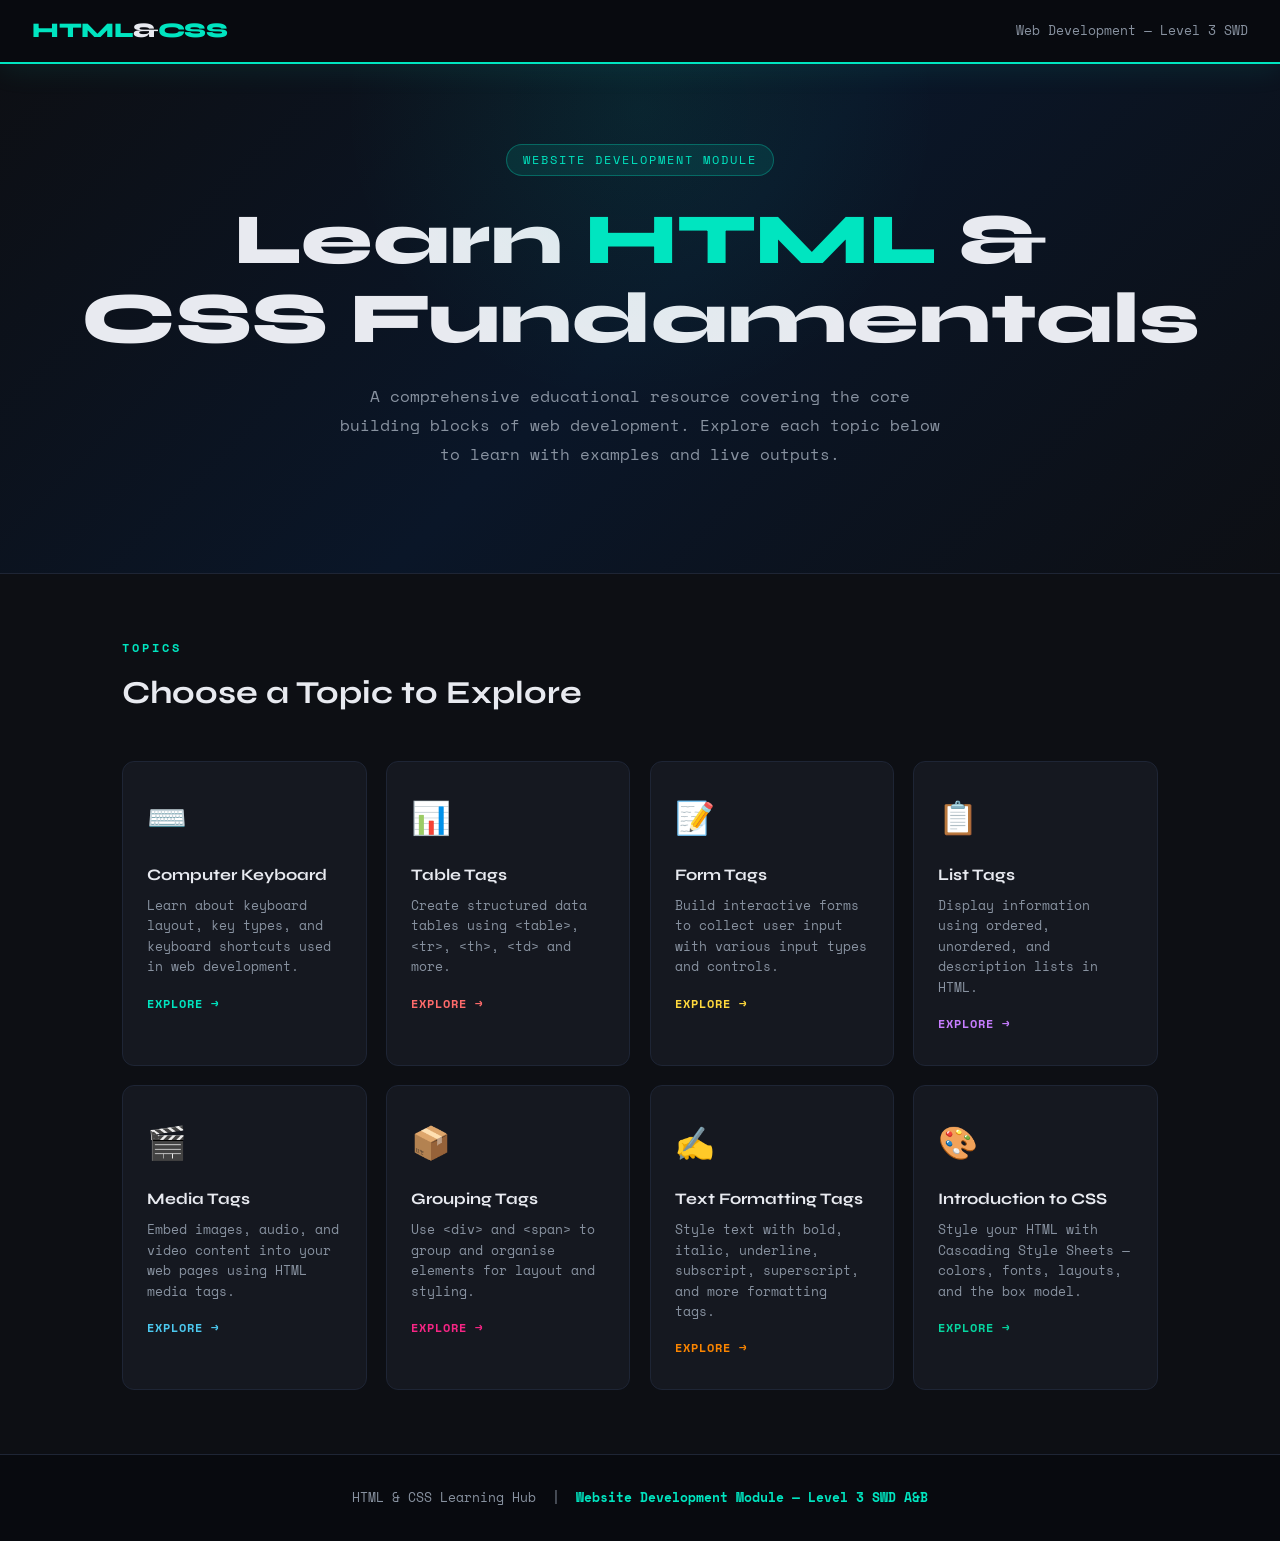
<file: index.html>
<!DOCTYPE html>
<html lang="en">
<head>
  <meta charset="UTF-8">
  <meta name="viewport" content="width=device-width, initial-scale=1.0">
  <title>HTML & CSS Learning Hub</title>
  <link rel="stylesheet" type="text/css" href="style.css" />
</head>
<body>

  <!-- NAVIGATION -->
  <nav>
    <a href="index.html" class="logo">HTML<span>&</span>CSS</a>
    <span style="color: var(--text-muted); font-size:0.8rem;">Web Development — Level 3 SWD</span>
  </nav>

  <!-- HERO SECTION -->
  <section class="hero">
    <div class="tag">Website Development Module</div>
    <h1>Learn <span class="highlight">HTML</span> &amp;<br>CSS Fundamentals</h1>
    <p>A comprehensive educational resource covering the core building blocks of web development. Explore each topic below to learn with examples and live outputs.</p>
  </section>

  <!-- TOPICS SECTION -->
  <main class="topics-section">
    <p class="section-label">Topics</p>
    <h2 class="section-title">Choose a Topic to Explore</h2>

    <div class="topic-grid">

      <a href="keyboard.html" class="topic-card card-1">
        <span class="card-icon">⌨️</span>
        <h3>Computer Keyboard</h3>
        <p>Learn about keyboard layout, key types, and keyboard shortcuts used in web development.</p>
        <span class="arrow">Explore →</span>
      </a>

      <a href="tables.html" class="topic-card card-2">
        <span class="card-icon">📊</span>
        <h3>Table Tags</h3>
        <p>Create structured data tables using &lt;table&gt;, &lt;tr&gt;, &lt;th&gt;, &lt;td&gt; and more.</p>
        <span class="arrow">Explore →</span>
      </a>

      <a href="forms.html" class="topic-card card-3">
        <span class="card-icon">📝</span>
        <h3>Form Tags</h3>
        <p>Build interactive forms to collect user input with various input types and controls.</p>
        <span class="arrow">Explore →</span>
      </a>

      <a href="lists.html" class="topic-card card-4">
        <span class="card-icon">📋</span>
        <h3>List Tags</h3>
        <p>Display information using ordered, unordered, and description lists in HTML.</p>
        <span class="arrow">Explore →</span>
      </a>

      <a href="media.html" class="topic-card card-5">
        <span class="card-icon">🎬</span>
        <h3>Media Tags</h3>
        <p>Embed images, audio, and video content into your web pages using HTML media tags.</p>
        <span class="arrow">Explore →</span>
      </a>

      <a href="grouping.html" class="topic-card card-6">
        <span class="card-icon">📦</span>
        <h3>Grouping Tags</h3>
        <p>Use &lt;div&gt; and &lt;span&gt; to group and organise elements for layout and styling.</p>
        <span class="arrow">Explore →</span>
      </a>

      <a href="text-formatting.html" class="topic-card card-7">
        <span class="card-icon">✍️</span>
        <h3>Text Formatting Tags</h3>
        <p>Style text with bold, italic, underline, subscript, superscript, and more formatting tags.</p>
        <span class="arrow">Explore →</span>
      </a>

      <a href="css-intro.html" class="topic-card card-8">
        <span class="card-icon">🎨</span>
        <h3>Introduction to CSS</h3>
        <p>Style your HTML with Cascading Style Sheets — colors, fonts, layouts, and the box model.</p>
        <span class="arrow">Explore →</span>
      </a>

    </div>
  </main>

  <!-- FOOTER -->
  <footer>
    <div class="footer-inner">
      <p>HTML &amp; CSS Learning Hub &nbsp;|&nbsp; <strong>Website Development Module — Level 3 SWD A&amp;B</strong></p>
    </div>
  </footer>

</body>
</html>
</file>
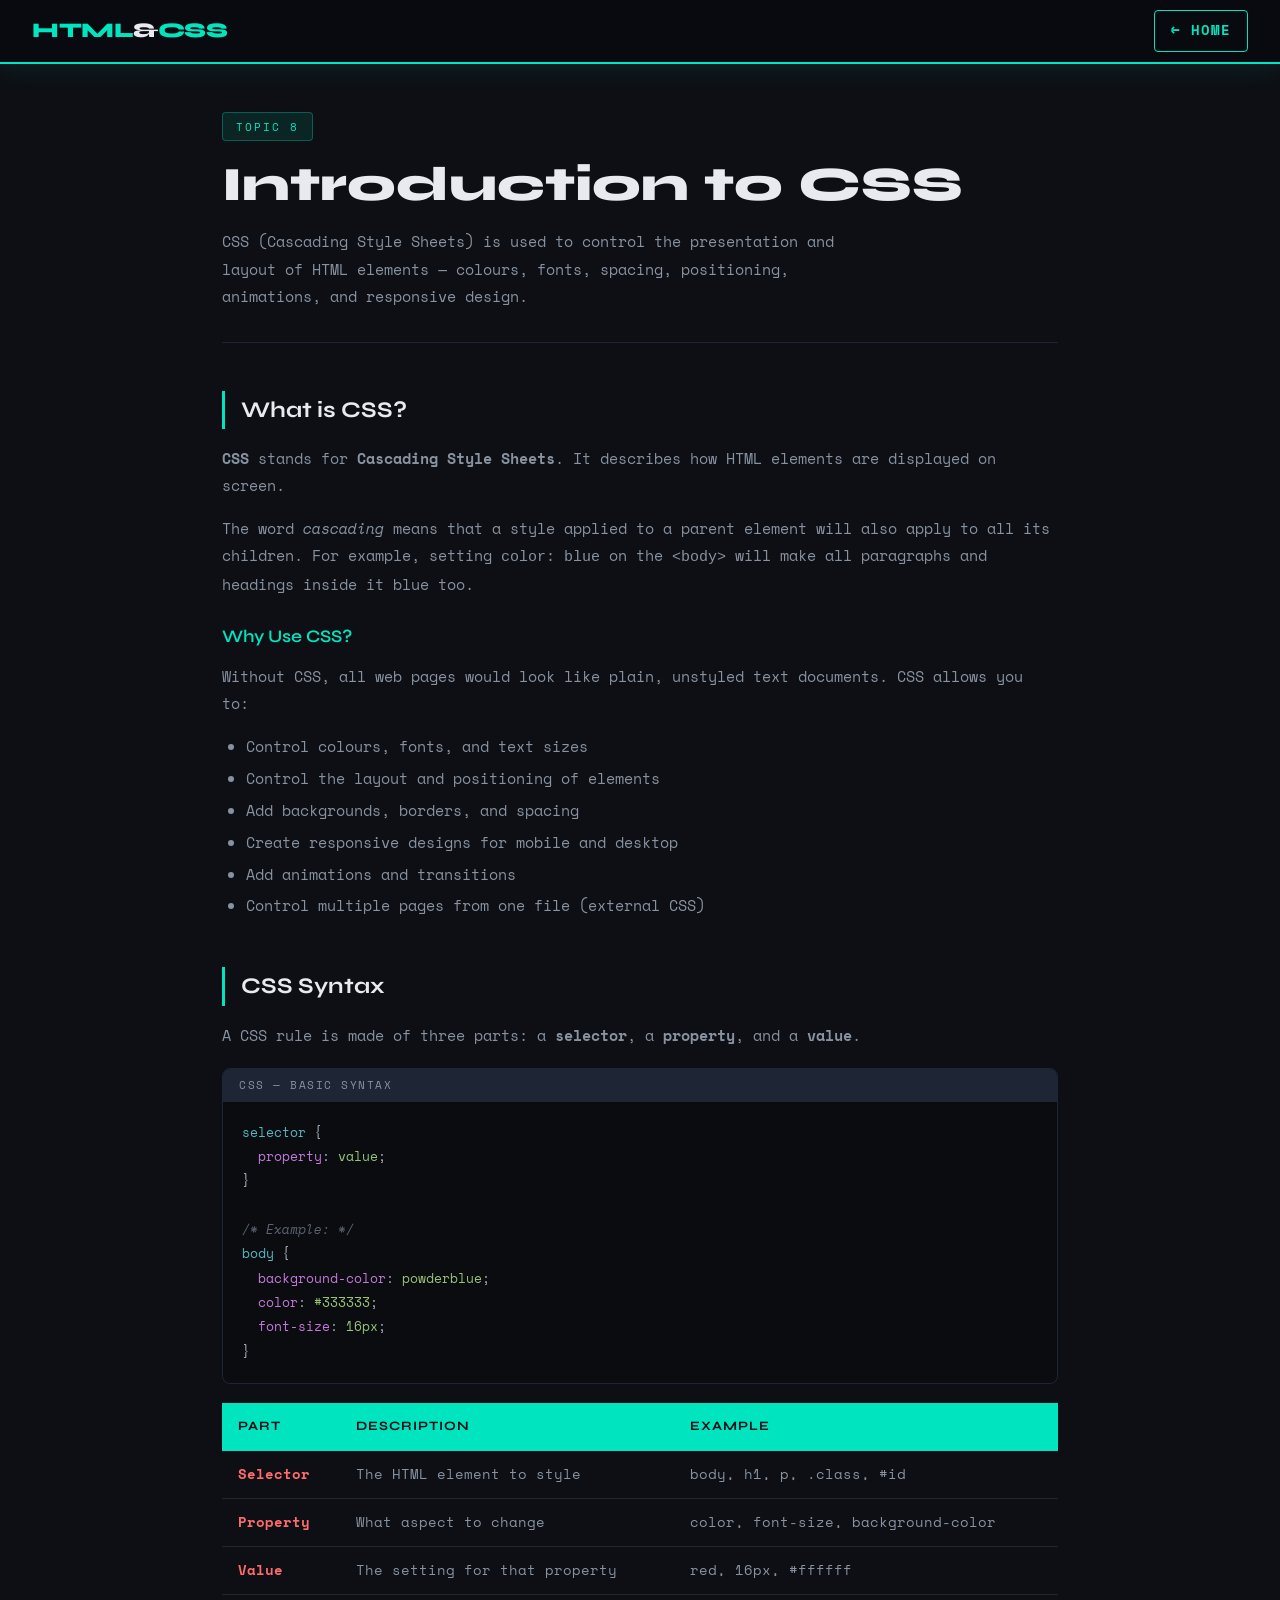
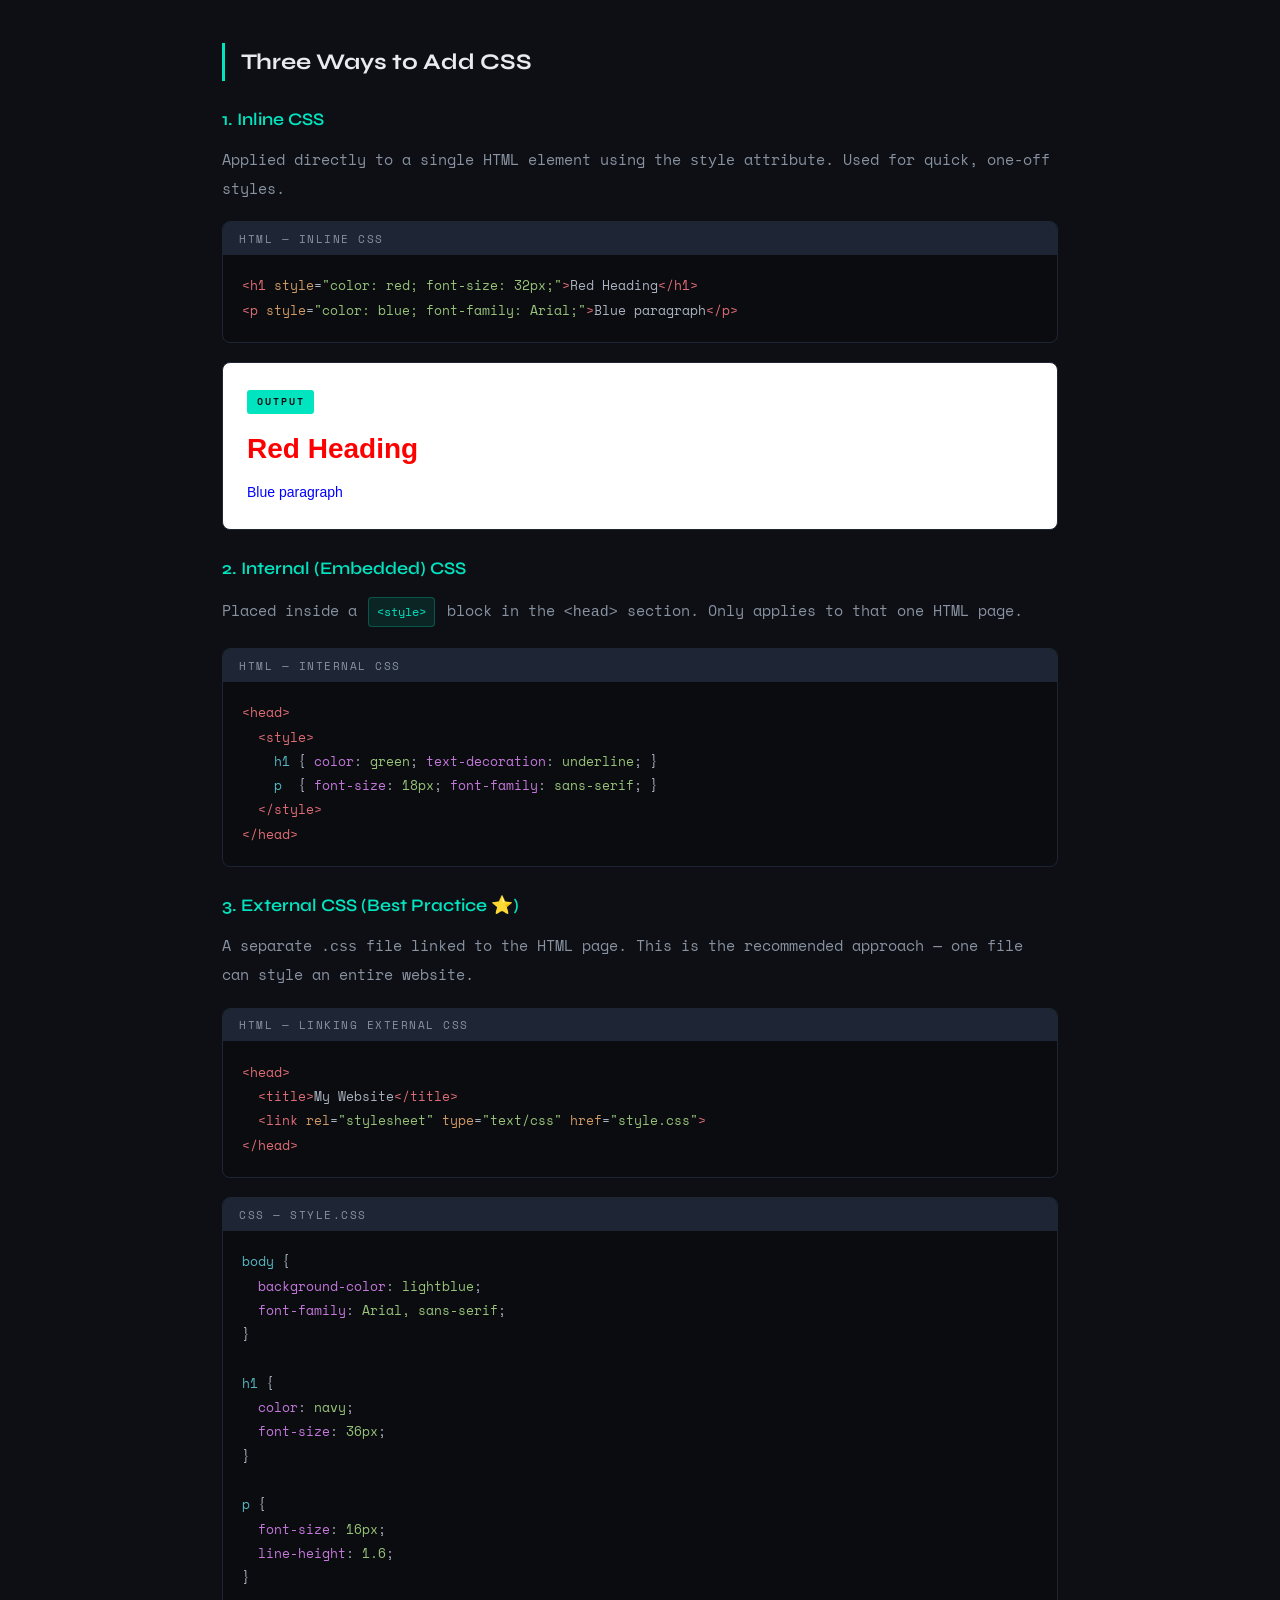
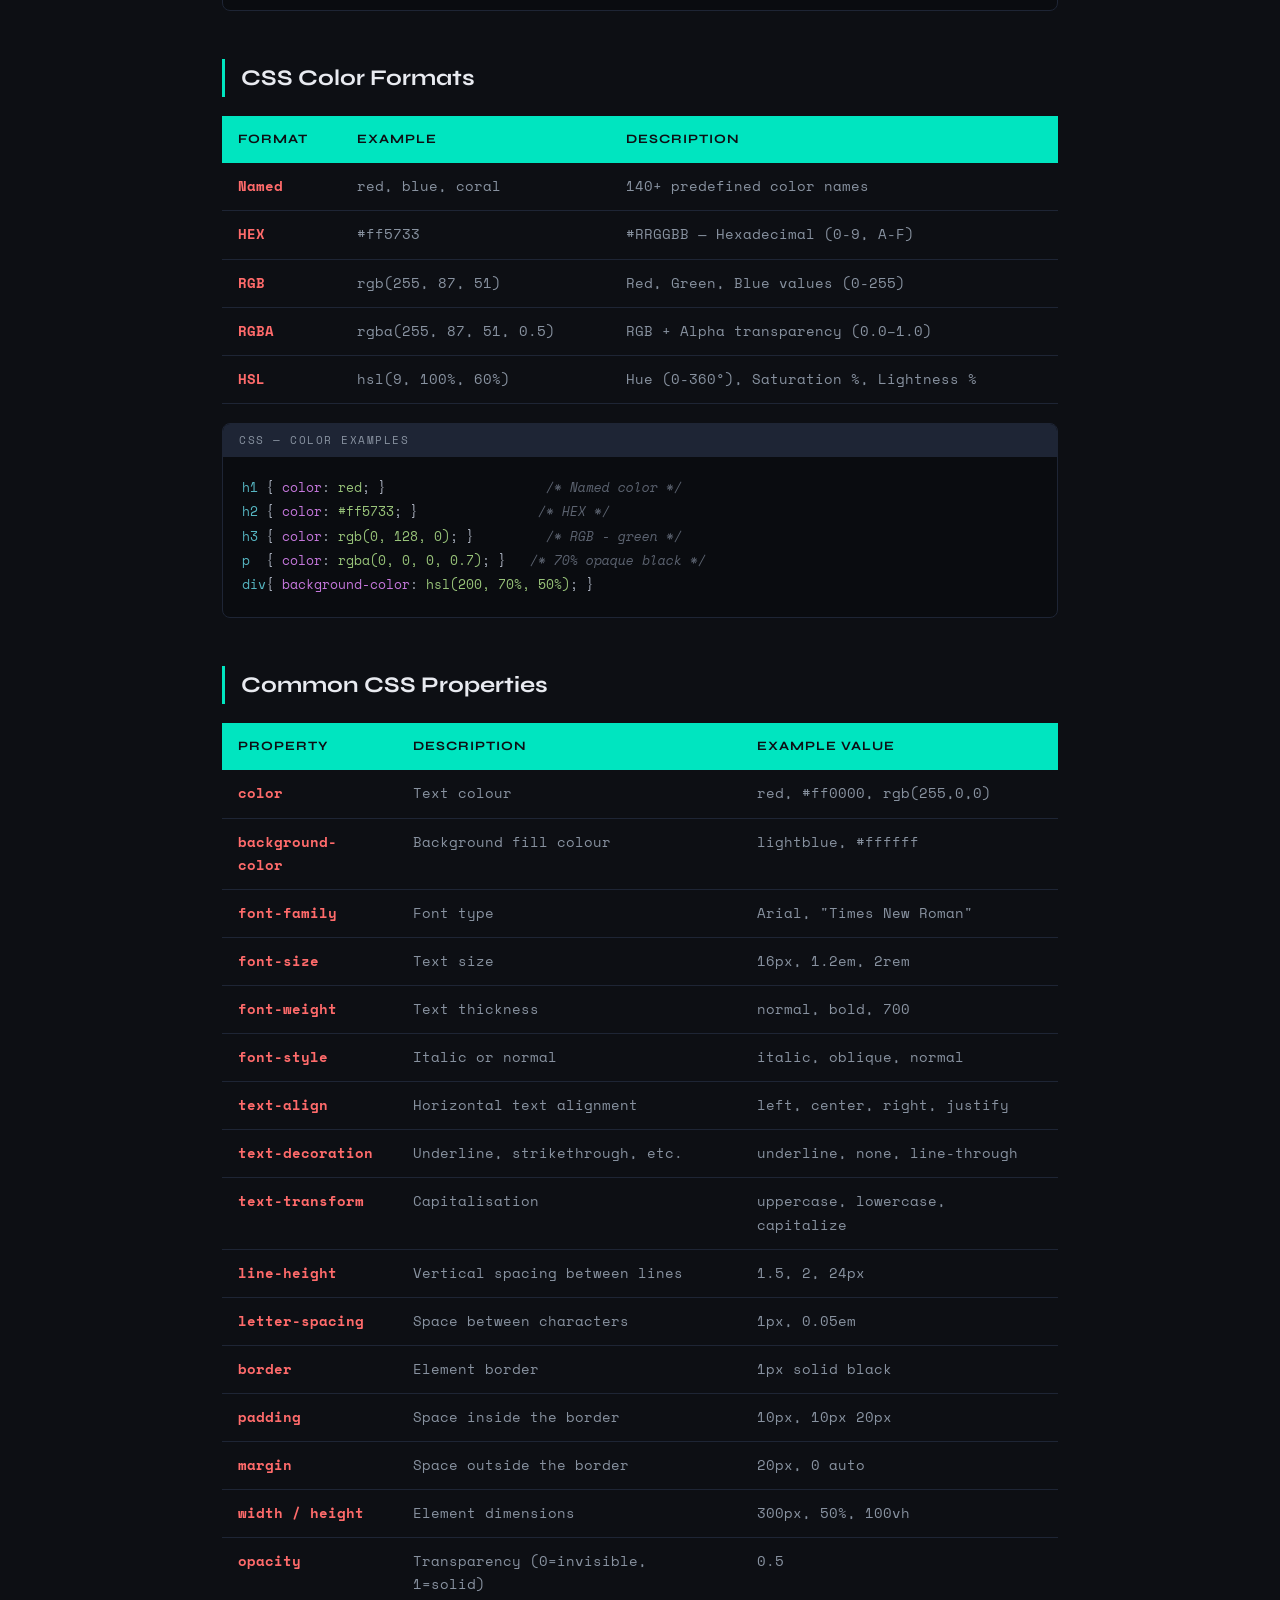
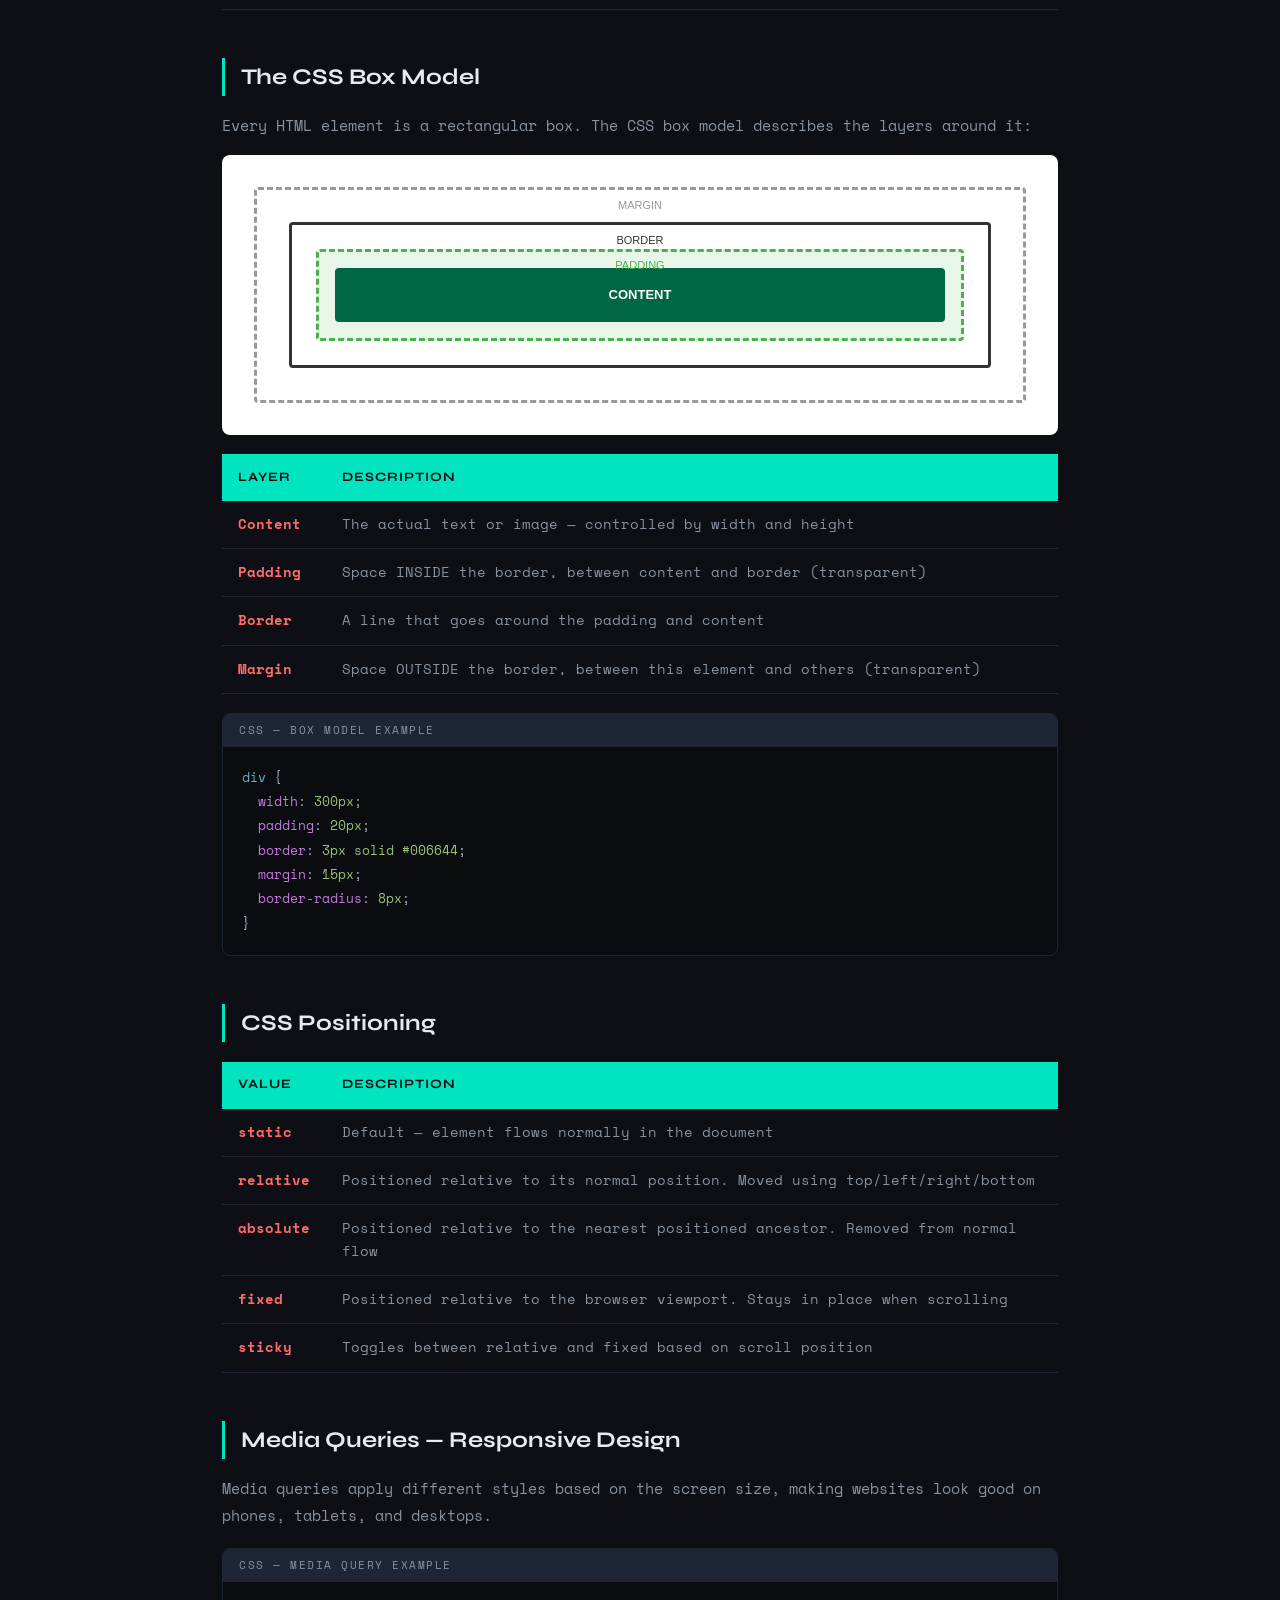
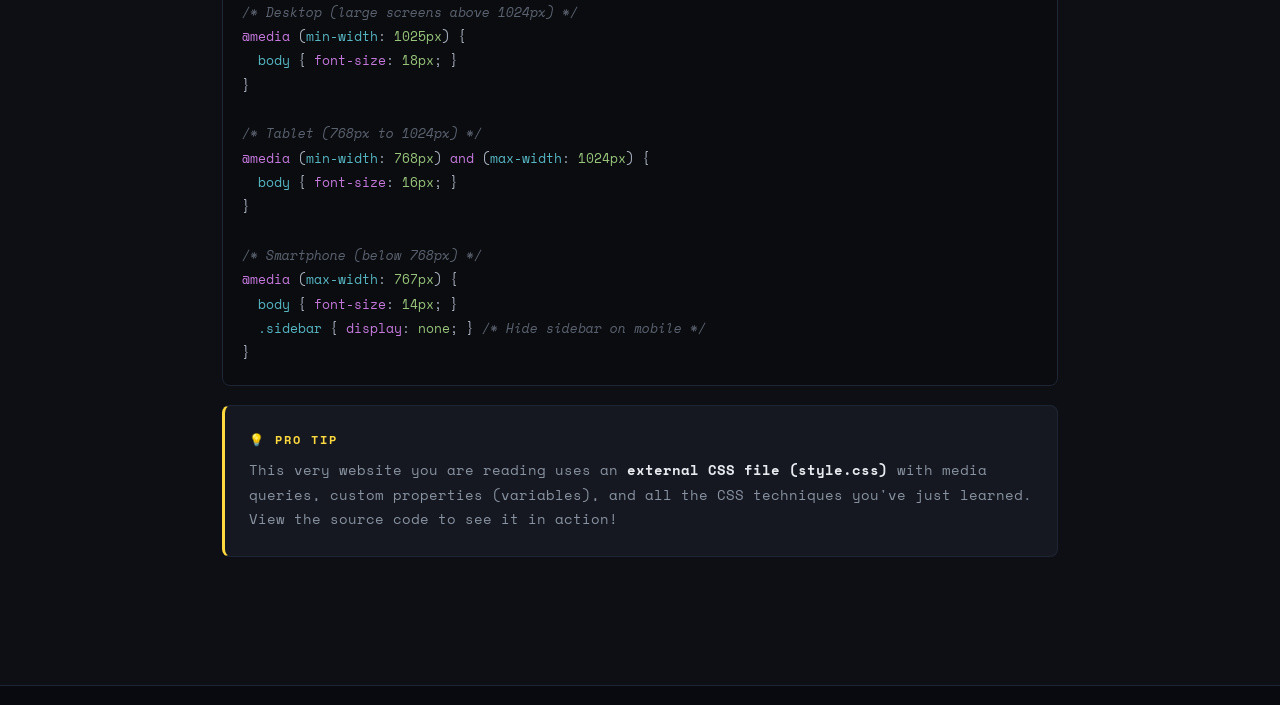
<file: css-intro.html>
<!DOCTYPE html>
<html lang="en">
<head>
  <meta charset="UTF-8">
  <meta name="viewport" content="width=device-width, initial-scale=1.0">
  <title>Introduction to CSS — HTML & CSS Hub</title>
  <link rel="stylesheet" type="text/css" href="style.css" />
</head>
<body>

  <nav>
    <a href="index.html" class="logo">HTML<span>&</span>CSS</a>
    <a href="index.html" class="home-link">← Home</a>
  </nav>

  <main class="page-wrapper">

    <header class="page-header">
      <span class="topic-tag">Topic 8</span>
      <h1>Introduction to CSS</h1>
      <p class="lead">CSS (Cascading Style Sheets) is used to control the presentation and layout of HTML elements — colours, fonts, spacing, positioning, animations, and responsive design.</p>
    </header>

    <!-- WHAT IS CSS -->
    <section class="content-section">
      <h2>What is CSS?</h2>
      <p><strong>CSS</strong> stands for <strong>Cascading Style Sheets</strong>. It describes how HTML elements are displayed on screen.</p>
      <p>The word <em>cascading</em> means that a style applied to a parent element will also apply to all its children. For example, setting <code>color: blue</code> on the <code>&lt;body&gt;</code> will make all paragraphs and headings inside it blue too.</p>

      <h3>Why Use CSS?</h3>
      <p>Without CSS, all web pages would look like plain, unstyled text documents. CSS allows you to:</p>
      <ul>
        <li>Control colours, fonts, and text sizes</li>
        <li>Control the layout and positioning of elements</li>
        <li>Add backgrounds, borders, and spacing</li>
        <li>Create responsive designs for mobile and desktop</li>
        <li>Add animations and transitions</li>
        <li>Control multiple pages from one file (external CSS)</li>
      </ul>
    </section>

    <!-- CSS SYNTAX -->
    <section class="content-section">
      <h2>CSS Syntax</h2>
      <p>A CSS rule is made of three parts: a <strong>selector</strong>, a <strong>property</strong>, and a <strong>value</strong>.</p>

      <div class="code-block">
        <div class="code-label">CSS — Basic Syntax</div>
        <pre><code><span class="prop-color">selector</span> {
  <span class="keyword-color">property</span>: <span class="val-color">value</span>;
}

<span class="comment-color">/* Example: */</span>
<span class="prop-color">body</span> {
  <span class="keyword-color">background-color</span>: <span class="val-color">powderblue</span>;
  <span class="keyword-color">color</span>: <span class="val-color">#333333</span>;
  <span class="keyword-color">font-size</span>: <span class="val-color">16px</span>;
}</code></pre>
      </div>

      <table class="styled-table">
        <thead><tr><th>Part</th><th>Description</th><th>Example</th></tr></thead>
        <tbody>
          <tr><td>Selector</td><td>The HTML element to style</td><td>body, h1, p, .class, #id</td></tr>
          <tr><td>Property</td><td>What aspect to change</td><td>color, font-size, background-color</td></tr>
          <tr><td>Value</td><td>The setting for that property</td><td>red, 16px, #ffffff</td></tr>
        </tbody>
      </table>
    </section>

    <!-- 3 TYPES OF CSS -->
    <section class="content-section">
      <h2>Three Ways to Add CSS</h2>

      <h3>1. Inline CSS</h3>
      <p>Applied directly to a single HTML element using the <code>style</code> attribute. Used for quick, one-off styles.</p>
      <div class="code-block">
        <div class="code-label">HTML — Inline CSS</div>
        <pre><code><span class="tag-color">&lt;h1</span> <span class="attr-color">style</span>=<span class="val-color">"color: red; font-size: 32px;"</span><span class="tag-color">&gt;</span>Red Heading<span class="tag-color">&lt;/h1&gt;</span>
<span class="tag-color">&lt;p</span> <span class="attr-color">style</span>=<span class="val-color">"color: blue; font-family: Arial;"</span><span class="tag-color">&gt;</span>Blue paragraph<span class="tag-color">&lt;/p&gt;</span></code></pre>
      </div>
      <div class="output-box">
        <span class="output-label">Output</span>
        <div class="output-content">
          <h1 style="color: red; font-size: 28px; font-family:Arial; margin:0 0 8px;">Red Heading</h1>
          <p style="color: blue; font-family: Arial; font-size:14px; margin:0;">Blue paragraph</p>
        </div>
      </div>

      <h3>2. Internal (Embedded) CSS</h3>
      <p>Placed inside a <span class="tag-pill">&lt;style&gt;</span> block in the <code>&lt;head&gt;</code> section. Only applies to that one HTML page.</p>
      <div class="code-block">
        <div class="code-label">HTML — Internal CSS</div>
        <pre><code><span class="tag-color">&lt;head&gt;</span>
  <span class="tag-color">&lt;style&gt;</span>
    <span class="prop-color">h1</span> { <span class="keyword-color">color</span>: <span class="val-color">green</span>; <span class="keyword-color">text-decoration</span>: <span class="val-color">underline</span>; }
    <span class="prop-color">p</span>  { <span class="keyword-color">font-size</span>: <span class="val-color">18px</span>; <span class="keyword-color">font-family</span>: <span class="val-color">sans-serif</span>; }
  <span class="tag-color">&lt;/style&gt;</span>
<span class="tag-color">&lt;/head&gt;</span></code></pre>
      </div>

      <h3>3. External CSS (Best Practice ⭐)</h3>
      <p>A separate <code>.css</code> file linked to the HTML page. This is the recommended approach — one file can style an entire website.</p>
      <div class="code-block">
        <div class="code-label">HTML — Linking External CSS</div>
        <pre><code><span class="tag-color">&lt;head&gt;</span>
  <span class="tag-color">&lt;title&gt;</span>My Website<span class="tag-color">&lt;/title&gt;</span>
  <span class="tag-color">&lt;link</span> <span class="attr-color">rel</span>=<span class="val-color">"stylesheet"</span> <span class="attr-color">type</span>=<span class="val-color">"text/css"</span> <span class="attr-color">href</span>=<span class="val-color">"style.css"</span><span class="tag-color">&gt;</span>
<span class="tag-color">&lt;/head&gt;</span></code></pre>
      </div>
      <div class="code-block">
        <div class="code-label">CSS — style.css</div>
        <pre><code><span class="prop-color">body</span> {
  <span class="keyword-color">background-color</span>: <span class="val-color">lightblue</span>;
  <span class="keyword-color">font-family</span>: <span class="val-color">Arial, sans-serif</span>;
}

<span class="prop-color">h1</span> {
  <span class="keyword-color">color</span>: <span class="val-color">navy</span>;
  <span class="keyword-color">font-size</span>: <span class="val-color">36px</span>;
}

<span class="prop-color">p</span> {
  <span class="keyword-color">font-size</span>: <span class="val-color">16px</span>;
  <span class="keyword-color">line-height</span>: <span class="val-color">1.6</span>;
}</code></pre>
      </div>
    </section>

    <!-- COLORS IN CSS -->
    <section class="content-section">
      <h2>CSS Color Formats</h2>
      <table class="styled-table">
        <thead><tr><th>Format</th><th>Example</th><th>Description</th></tr></thead>
        <tbody>
          <tr><td>Named</td><td>red, blue, coral</td><td>140+ predefined color names</td></tr>
          <tr><td>HEX</td><td>#ff5733</td><td>#RRGGBB — Hexadecimal (0-9, A-F)</td></tr>
          <tr><td>RGB</td><td>rgb(255, 87, 51)</td><td>Red, Green, Blue values (0-255)</td></tr>
          <tr><td>RGBA</td><td>rgba(255, 87, 51, 0.5)</td><td>RGB + Alpha transparency (0.0–1.0)</td></tr>
          <tr><td>HSL</td><td>hsl(9, 100%, 60%)</td><td>Hue (0-360°), Saturation %, Lightness %</td></tr>
        </tbody>
      </table>

      <div class="code-block">
        <div class="code-label">CSS — Color Examples</div>
        <pre><code><span class="prop-color">h1</span> { <span class="keyword-color">color</span>: <span class="val-color">red</span>; }                    <span class="comment-color">/* Named color */</span>
<span class="prop-color">h2</span> { <span class="keyword-color">color</span>: <span class="val-color">#ff5733</span>; }               <span class="comment-color">/* HEX */</span>
<span class="prop-color">h3</span> { <span class="keyword-color">color</span>: <span class="val-color">rgb(0, 128, 0)</span>; }         <span class="comment-color">/* RGB - green */</span>
<span class="prop-color">p</span>  { <span class="keyword-color">color</span>: <span class="val-color">rgba(0, 0, 0, 0.7)</span>; }   <span class="comment-color">/* 70% opaque black */</span>
<span class="prop-color">div</span>{ <span class="keyword-color">background-color</span>: <span class="val-color">hsl(200, 70%, 50%)</span>; }</code></pre>
      </div>
    </section>

    <!-- COMMON CSS PROPERTIES -->
    <section class="content-section">
      <h2>Common CSS Properties</h2>
      <table class="styled-table">
        <thead><tr><th>Property</th><th>Description</th><th>Example Value</th></tr></thead>
        <tbody>
          <tr><td>color</td><td>Text colour</td><td>red, #ff0000, rgb(255,0,0)</td></tr>
          <tr><td>background-color</td><td>Background fill colour</td><td>lightblue, #ffffff</td></tr>
          <tr><td>font-family</td><td>Font type</td><td>Arial, "Times New Roman"</td></tr>
          <tr><td>font-size</td><td>Text size</td><td>16px, 1.2em, 2rem</td></tr>
          <tr><td>font-weight</td><td>Text thickness</td><td>normal, bold, 700</td></tr>
          <tr><td>font-style</td><td>Italic or normal</td><td>italic, oblique, normal</td></tr>
          <tr><td>text-align</td><td>Horizontal text alignment</td><td>left, center, right, justify</td></tr>
          <tr><td>text-decoration</td><td>Underline, strikethrough, etc.</td><td>underline, none, line-through</td></tr>
          <tr><td>text-transform</td><td>Capitalisation</td><td>uppercase, lowercase, capitalize</td></tr>
          <tr><td>line-height</td><td>Vertical spacing between lines</td><td>1.5, 2, 24px</td></tr>
          <tr><td>letter-spacing</td><td>Space between characters</td><td>1px, 0.05em</td></tr>
          <tr><td>border</td><td>Element border</td><td>1px solid black</td></tr>
          <tr><td>padding</td><td>Space inside the border</td><td>10px, 10px 20px</td></tr>
          <tr><td>margin</td><td>Space outside the border</td><td>20px, 0 auto</td></tr>
          <tr><td>width / height</td><td>Element dimensions</td><td>300px, 50%, 100vh</td></tr>
          <tr><td>opacity</td><td>Transparency (0=invisible, 1=solid)</td><td>0.5</td></tr>
        </tbody>
      </table>
    </section>

    <!-- BOX MODEL -->
    <section class="content-section">
      <h2>The CSS Box Model</h2>
      <p>Every HTML element is a rectangular box. The CSS box model describes the layers around it:</p>

      <div style="background: #fff; border-radius:8px; padding:2rem; margin:1rem 0; text-align:center; position:relative;">
        <div style="border: 3px dashed #999; padding: 2rem; border-radius:4px; position:relative;">
          <div style="position:absolute; top:6px; left:50%; transform:translateX(-50%); font-size:11px; color:#999; font-family:Arial; white-space:nowrap;">MARGIN</div>
          <div style="border: 3px solid #333; padding: 1.5rem; border-radius:4px; position:relative;">
            <div style="position:absolute; top:6px; left:50%; transform:translateX(-50%); font-size:11px; color:#333; font-family:Arial; white-space:nowrap;">BORDER</div>
            <div style="background: #e8f5e9; border: 3px dashed #4caf50; padding: 1rem; border-radius:4px; position:relative;">
              <div style="position:absolute; top:4px; left:50%; transform:translateX(-50%); font-size:11px; color:#4caf50; font-family:Arial; white-space:nowrap;">PADDING</div>
              <div style="background: #006644; color: white; padding: 1rem; border-radius:4px; text-align:center; font-family:Arial; font-size:13px; font-weight:bold;">CONTENT</div>
            </div>
          </div>
        </div>
      </div>

      <table class="styled-table">
        <thead><tr><th>Layer</th><th>Description</th></tr></thead>
        <tbody>
          <tr><td>Content</td><td>The actual text or image — controlled by width and height</td></tr>
          <tr><td>Padding</td><td>Space INSIDE the border, between content and border (transparent)</td></tr>
          <tr><td>Border</td><td>A line that goes around the padding and content</td></tr>
          <tr><td>Margin</td><td>Space OUTSIDE the border, between this element and others (transparent)</td></tr>
        </tbody>
      </table>

      <div class="code-block">
        <div class="code-label">CSS — Box Model Example</div>
        <pre><code><span class="prop-color">div</span> {
  <span class="keyword-color">width</span>: <span class="val-color">300px</span>;
  <span class="keyword-color">padding</span>: <span class="val-color">20px</span>;
  <span class="keyword-color">border</span>: <span class="val-color">3px solid #006644</span>;
  <span class="keyword-color">margin</span>: <span class="val-color">15px</span>;
  <span class="keyword-color">border-radius</span>: <span class="val-color">8px</span>;
}</code></pre>
      </div>
    </section>

    <!-- CSS POSITIONING -->
    <section class="content-section">
      <h2>CSS Positioning</h2>
      <table class="styled-table">
        <thead><tr><th>Value</th><th>Description</th></tr></thead>
        <tbody>
          <tr><td>static</td><td>Default — element flows normally in the document</td></tr>
          <tr><td>relative</td><td>Positioned relative to its normal position. Moved using top/left/right/bottom</td></tr>
          <tr><td>absolute</td><td>Positioned relative to the nearest positioned ancestor. Removed from normal flow</td></tr>
          <tr><td>fixed</td><td>Positioned relative to the browser viewport. Stays in place when scrolling</td></tr>
          <tr><td>sticky</td><td>Toggles between relative and fixed based on scroll position</td></tr>
        </tbody>
      </table>
    </section>

    <!-- MEDIA QUERIES -->
    <section class="content-section">
      <h2>Media Queries — Responsive Design</h2>
      <p>Media queries apply different styles based on the screen size, making websites look good on phones, tablets, and desktops.</p>

      <div class="code-block">
        <div class="code-label">CSS — Media Query Example</div>
        <pre><code><span class="comment-color">/* Desktop (large screens above 1024px) */</span>
<span class="keyword-color">@media</span> (<span class="prop-color">min-width</span>: <span class="val-color">1025px</span>) {
  <span class="prop-color">body</span> { <span class="keyword-color">font-size</span>: <span class="val-color">18px</span>; }
}

<span class="comment-color">/* Tablet (768px to 1024px) */</span>
<span class="keyword-color">@media</span> (<span class="prop-color">min-width</span>: <span class="val-color">768px</span>) <span class="keyword-color">and</span> (<span class="prop-color">max-width</span>: <span class="val-color">1024px</span>) {
  <span class="prop-color">body</span> { <span class="keyword-color">font-size</span>: <span class="val-color">16px</span>; }
}

<span class="comment-color">/* Smartphone (below 768px) */</span>
<span class="keyword-color">@media</span> (<span class="prop-color">max-width</span>: <span class="val-color">767px</span>) {
  <span class="prop-color">body</span> { <span class="keyword-color">font-size</span>: <span class="val-color">14px</span>; }
  <span class="prop-color">.sidebar</span> { <span class="keyword-color">display</span>: <span class="val-color">none</span>; } <span class="comment-color">/* Hide sidebar on mobile */</span>
}</code></pre>
      </div>

      <div class="info-card tip">
        <div class="card-title">💡 Pro Tip</div>
        <p style="margin:0; color:var(--text-muted); font-size:0.85rem;">This very website you are reading uses an <strong style="color:var(--text-primary);">external CSS file (style.css)</strong> with media queries, custom properties (variables), and all the CSS techniques you've just learned. View the source code to see it in action!</p>
      </div>
    </section>

  </main>

  <footer>
    <div class="footer-inner">
      <p>HTML &amp; CSS Learning Hub &nbsp;|&nbsp; <strong>Website Development Module — Level 3 SWD A&amp;B</strong></p>
    </div>
  </footer>

</body>
</html>
</file>
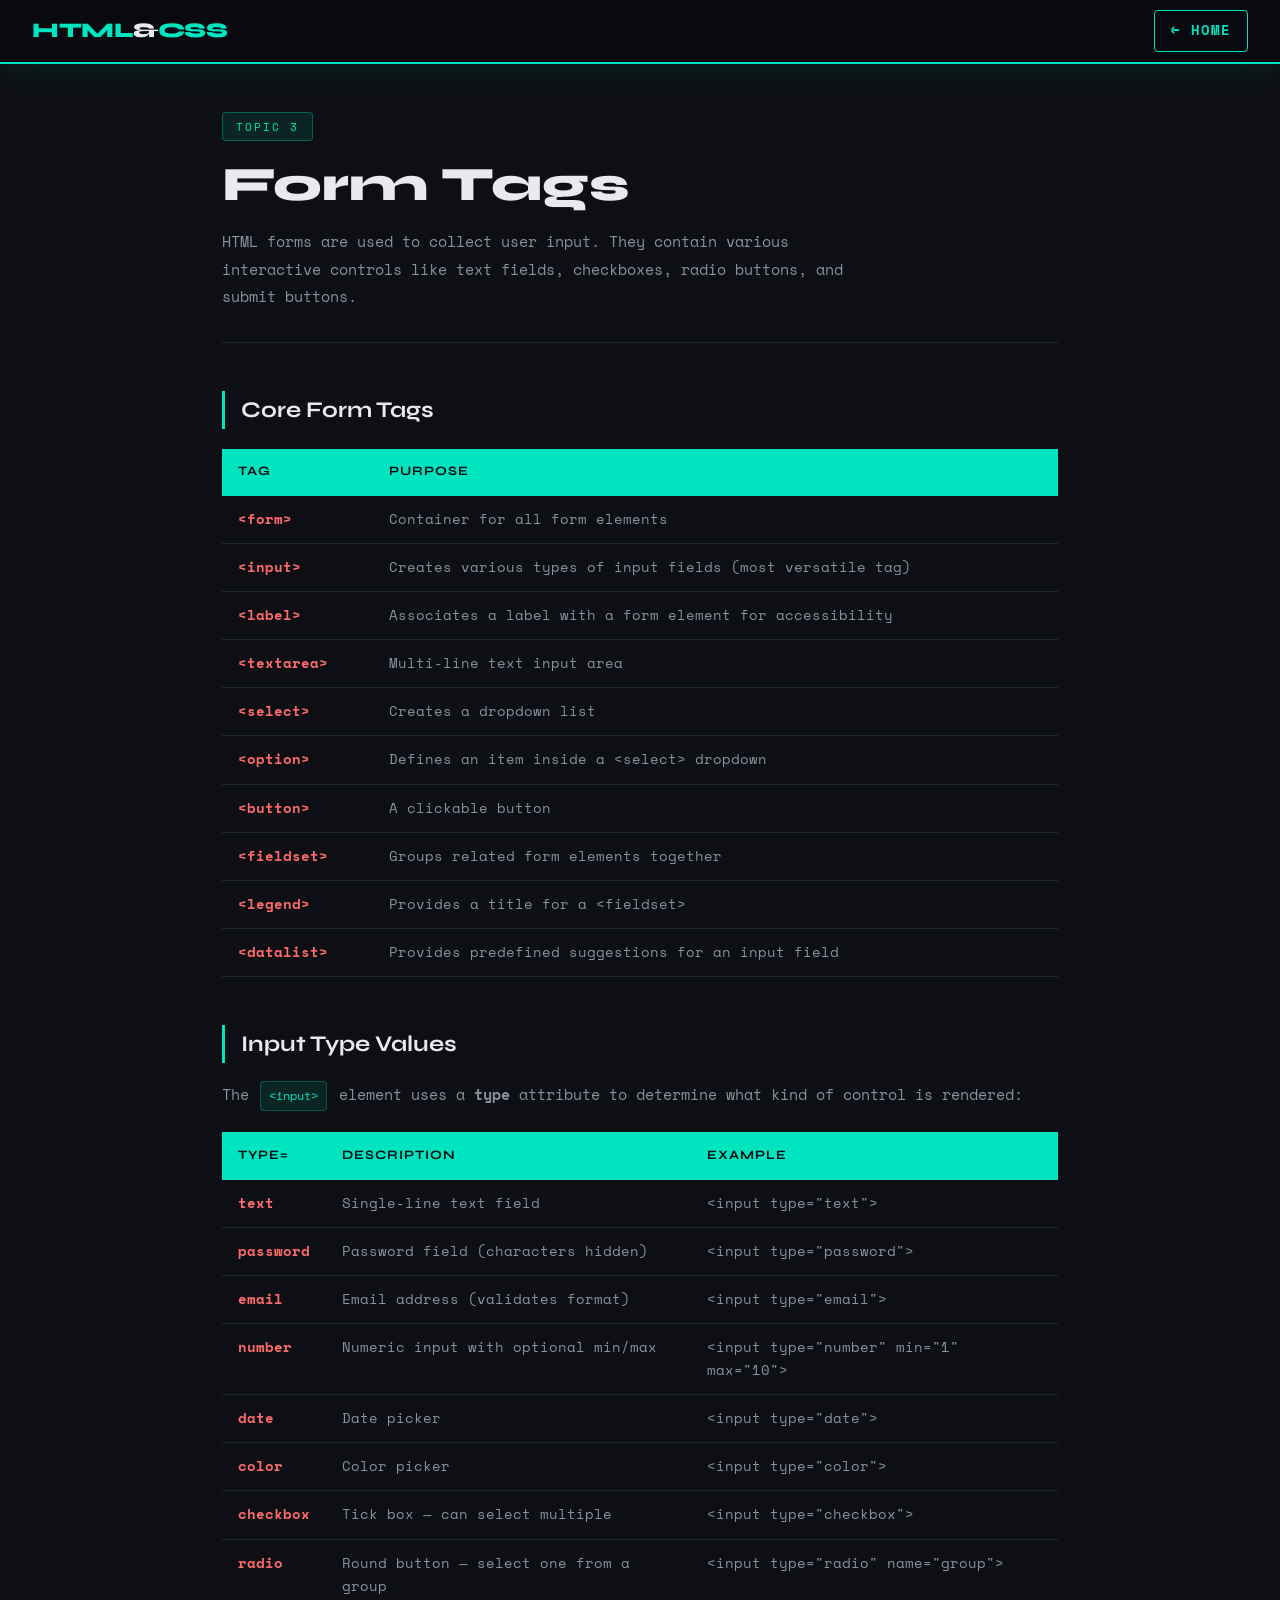
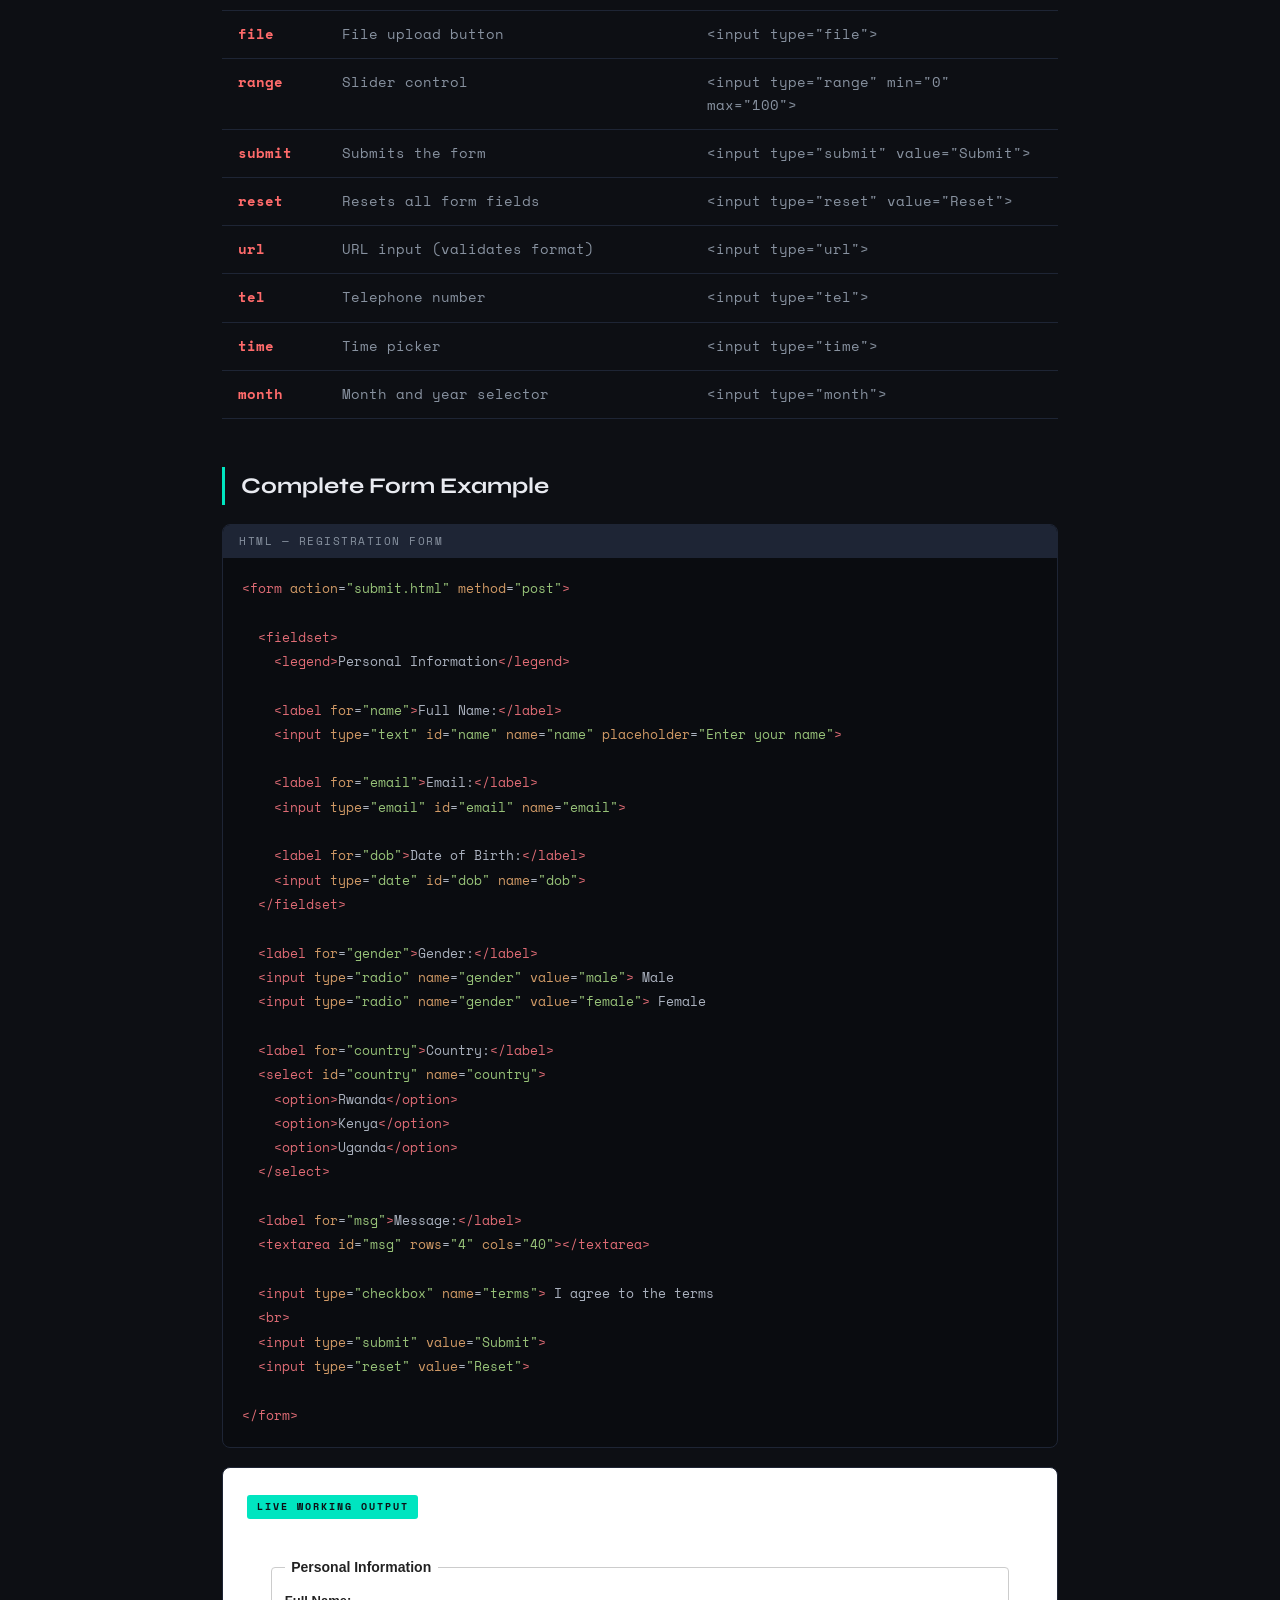
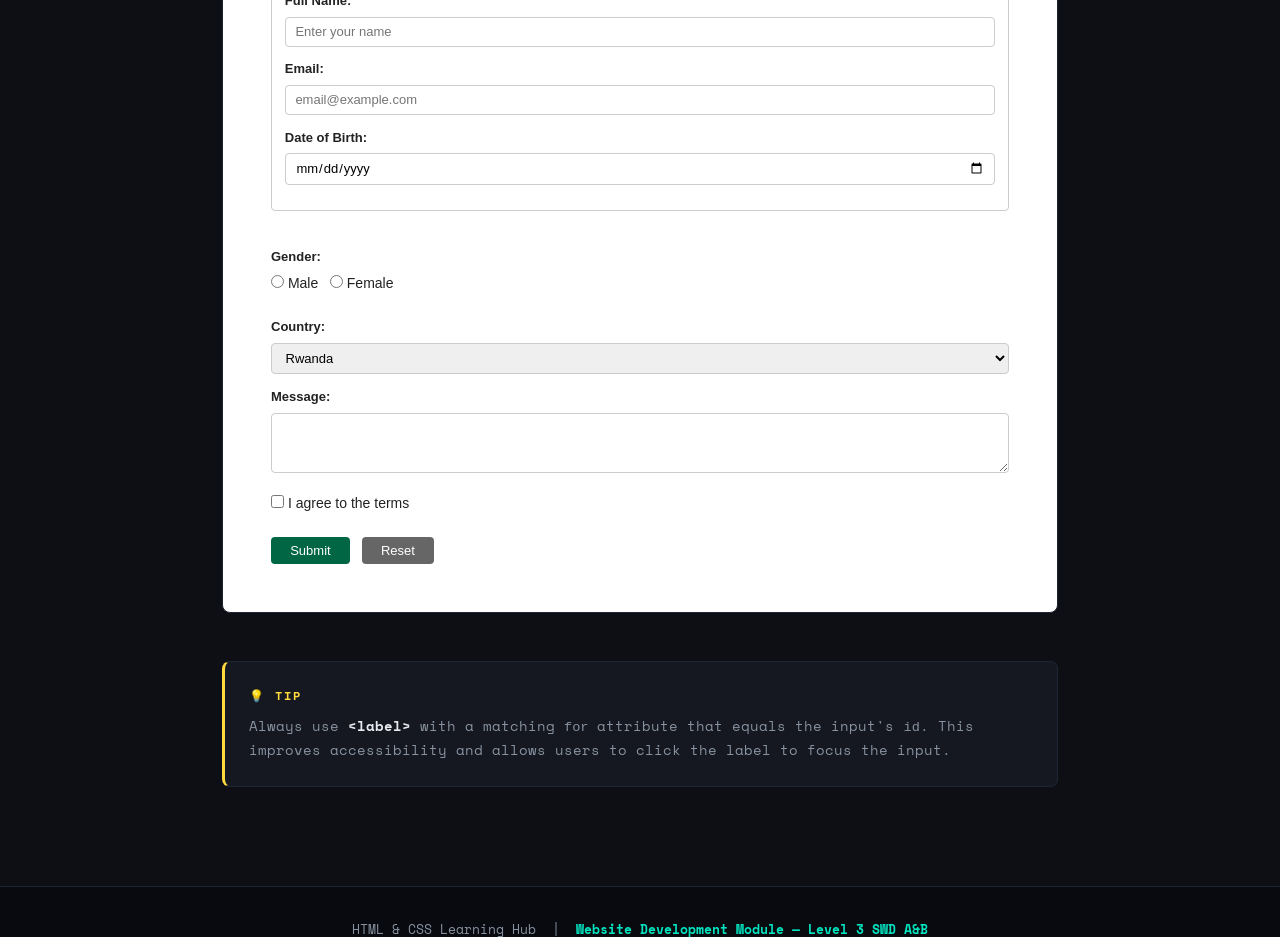
<file: forms.html>
<!DOCTYPE html>
<html lang="en">
<head>
  <meta charset="UTF-8">
  <meta name="viewport" content="width=device-width, initial-scale=1.0">
  <title>Form Tags — HTML & CSS Hub</title>
  <link rel="stylesheet" type="text/css" href="style.css" />
  <style>
    /* Live form demo styles */
    .form-demo {
      background: #ffffff;
      border-radius: 8px;
      padding: 1.5rem;
      color: #222;
      font-family: Arial, sans-serif;
      font-size: 14px;
    }
    .form-demo label {
      display: block;
      margin-bottom: 0.3rem;
      font-weight: bold;
      font-size: 13px;
    }
    .form-demo input[type="text"],
    .form-demo input[type="email"],
    .form-demo input[type="password"],
    .form-demo input[type="number"],
    .form-demo input[type="date"],
    .form-demo input[type="color"],
    .form-demo select,
    .form-demo textarea {
      width: 100%;
      padding: 0.4rem 0.6rem;
      border: 1px solid #ccc;
      border-radius: 4px;
      font-family: inherit;
      font-size: 13px;
      margin-bottom: 0.8rem;
    }
    .form-demo fieldset {
      border: 1px solid #ccc;
      border-radius: 4px;
      padding: 0.8rem;
      margin-bottom: 0.8rem;
    }
    .form-demo legend {
      font-weight: bold;
      padding: 0 0.4rem;
    }
    .form-demo input[type="submit"],
    .form-demo input[type="reset"],
    .form-demo button {
      padding: 0.4rem 1.2rem;
      background: #006644;
      color: white;
      border: none;
      border-radius: 4px;
      cursor: pointer;
      font-size: 13px;
      margin-right: 0.5rem;
    }
    .form-demo input[type="reset"] {
      background: #666;
    }
  </style>
</head>
<body>

  <nav>
    <a href="index.html" class="logo">HTML<span>&</span>CSS</a>
    <a href="index.html" class="home-link">← Home</a>
  </nav>

  <main class="page-wrapper">

    <header class="page-header">
      <span class="topic-tag">Topic 3</span>
      <h1>Form Tags</h1>
      <p class="lead">HTML forms are used to collect user input. They contain various interactive controls like text fields, checkboxes, radio buttons, and submit buttons.</p>
    </header>

    <!-- FORM TAGS -->
    <section class="content-section">
      <h2>Core Form Tags</h2>
      <table class="styled-table">
        <thead>
          <tr>
            <th>Tag</th>
            <th>Purpose</th>
          </tr>
        </thead>
        <tbody>
          <tr><td>&lt;form&gt;</td><td>Container for all form elements</td></tr>
          <tr><td>&lt;input&gt;</td><td>Creates various types of input fields (most versatile tag)</td></tr>
          <tr><td>&lt;label&gt;</td><td>Associates a label with a form element for accessibility</td></tr>
          <tr><td>&lt;textarea&gt;</td><td>Multi-line text input area</td></tr>
          <tr><td>&lt;select&gt;</td><td>Creates a dropdown list</td></tr>
          <tr><td>&lt;option&gt;</td><td>Defines an item inside a &lt;select&gt; dropdown</td></tr>
          <tr><td>&lt;button&gt;</td><td>A clickable button</td></tr>
          <tr><td>&lt;fieldset&gt;</td><td>Groups related form elements together</td></tr>
          <tr><td>&lt;legend&gt;</td><td>Provides a title for a &lt;fieldset&gt;</td></tr>
          <tr><td>&lt;datalist&gt;</td><td>Provides predefined suggestions for an input field</td></tr>
        </tbody>
      </table>
    </section>

    <!-- INPUT TYPES -->
    <section class="content-section">
      <h2>Input Type Values</h2>
      <p>The <span class="tag-pill">&lt;input&gt;</span> element uses a <strong>type</strong> attribute to determine what kind of control is rendered:</p>

      <table class="styled-table">
        <thead>
          <tr><th>type=</th><th>Description</th><th>Example</th></tr>
        </thead>
        <tbody>
          <tr><td>text</td><td>Single-line text field</td><td>&lt;input type="text"&gt;</td></tr>
          <tr><td>password</td><td>Password field (characters hidden)</td><td>&lt;input type="password"&gt;</td></tr>
          <tr><td>email</td><td>Email address (validates format)</td><td>&lt;input type="email"&gt;</td></tr>
          <tr><td>number</td><td>Numeric input with optional min/max</td><td>&lt;input type="number" min="1" max="10"&gt;</td></tr>
          <tr><td>date</td><td>Date picker</td><td>&lt;input type="date"&gt;</td></tr>
          <tr><td>color</td><td>Color picker</td><td>&lt;input type="color"&gt;</td></tr>
          <tr><td>checkbox</td><td>Tick box — can select multiple</td><td>&lt;input type="checkbox"&gt;</td></tr>
          <tr><td>radio</td><td>Round button — select one from a group</td><td>&lt;input type="radio" name="group"&gt;</td></tr>
          <tr><td>file</td><td>File upload button</td><td>&lt;input type="file"&gt;</td></tr>
          <tr><td>range</td><td>Slider control</td><td>&lt;input type="range" min="0" max="100"&gt;</td></tr>
          <tr><td>submit</td><td>Submits the form</td><td>&lt;input type="submit" value="Submit"&gt;</td></tr>
          <tr><td>reset</td><td>Resets all form fields</td><td>&lt;input type="reset" value="Reset"&gt;</td></tr>
          <tr><td>url</td><td>URL input (validates format)</td><td>&lt;input type="url"&gt;</td></tr>
          <tr><td>tel</td><td>Telephone number</td><td>&lt;input type="tel"&gt;</td></tr>
          <tr><td>time</td><td>Time picker</td><td>&lt;input type="time"&gt;</td></tr>
          <tr><td>month</td><td>Month and year selector</td><td>&lt;input type="month"&gt;</td></tr>
        </tbody>
      </table>
    </section>

    <!-- COMPLETE FORM EXAMPLE -->
    <section class="content-section">
      <h2>Complete Form Example</h2>

      <div class="code-block">
        <div class="code-label">HTML — Registration Form</div>
        <pre><code><span class="tag-color">&lt;form</span> <span class="attr-color">action</span>=<span class="val-color">"submit.html"</span> <span class="attr-color">method</span>=<span class="val-color">"post"</span><span class="tag-color">&gt;</span>

  <span class="tag-color">&lt;fieldset&gt;</span>
    <span class="tag-color">&lt;legend&gt;</span>Personal Information<span class="tag-color">&lt;/legend&gt;</span>

    <span class="tag-color">&lt;label</span> <span class="attr-color">for</span>=<span class="val-color">"name"</span><span class="tag-color">&gt;</span>Full Name:<span class="tag-color">&lt;/label&gt;</span>
    <span class="tag-color">&lt;input</span> <span class="attr-color">type</span>=<span class="val-color">"text"</span> <span class="attr-color">id</span>=<span class="val-color">"name"</span> <span class="attr-color">name</span>=<span class="val-color">"name"</span> <span class="attr-color">placeholder</span>=<span class="val-color">"Enter your name"</span><span class="tag-color">&gt;</span>

    <span class="tag-color">&lt;label</span> <span class="attr-color">for</span>=<span class="val-color">"email"</span><span class="tag-color">&gt;</span>Email:<span class="tag-color">&lt;/label&gt;</span>
    <span class="tag-color">&lt;input</span> <span class="attr-color">type</span>=<span class="val-color">"email"</span> <span class="attr-color">id</span>=<span class="val-color">"email"</span> <span class="attr-color">name</span>=<span class="val-color">"email"</span><span class="tag-color">&gt;</span>

    <span class="tag-color">&lt;label</span> <span class="attr-color">for</span>=<span class="val-color">"dob"</span><span class="tag-color">&gt;</span>Date of Birth:<span class="tag-color">&lt;/label&gt;</span>
    <span class="tag-color">&lt;input</span> <span class="attr-color">type</span>=<span class="val-color">"date"</span> <span class="attr-color">id</span>=<span class="val-color">"dob"</span> <span class="attr-color">name</span>=<span class="val-color">"dob"</span><span class="tag-color">&gt;</span>
  <span class="tag-color">&lt;/fieldset&gt;</span>

  <span class="tag-color">&lt;label</span> <span class="attr-color">for</span>=<span class="val-color">"gender"</span><span class="tag-color">&gt;</span>Gender:<span class="tag-color">&lt;/label&gt;</span>
  <span class="tag-color">&lt;input</span> <span class="attr-color">type</span>=<span class="val-color">"radio"</span> <span class="attr-color">name</span>=<span class="val-color">"gender"</span> <span class="attr-color">value</span>=<span class="val-color">"male"</span><span class="tag-color">&gt;</span> Male
  <span class="tag-color">&lt;input</span> <span class="attr-color">type</span>=<span class="val-color">"radio"</span> <span class="attr-color">name</span>=<span class="val-color">"gender"</span> <span class="attr-color">value</span>=<span class="val-color">"female"</span><span class="tag-color">&gt;</span> Female

  <span class="tag-color">&lt;label</span> <span class="attr-color">for</span>=<span class="val-color">"country"</span><span class="tag-color">&gt;</span>Country:<span class="tag-color">&lt;/label&gt;</span>
  <span class="tag-color">&lt;select</span> <span class="attr-color">id</span>=<span class="val-color">"country"</span> <span class="attr-color">name</span>=<span class="val-color">"country"</span><span class="tag-color">&gt;</span>
    <span class="tag-color">&lt;option&gt;</span>Rwanda<span class="tag-color">&lt;/option&gt;</span>
    <span class="tag-color">&lt;option&gt;</span>Kenya<span class="tag-color">&lt;/option&gt;</span>
    <span class="tag-color">&lt;option&gt;</span>Uganda<span class="tag-color">&lt;/option&gt;</span>
  <span class="tag-color">&lt;/select&gt;</span>

  <span class="tag-color">&lt;label</span> <span class="attr-color">for</span>=<span class="val-color">"msg"</span><span class="tag-color">&gt;</span>Message:<span class="tag-color">&lt;/label&gt;</span>
  <span class="tag-color">&lt;textarea</span> <span class="attr-color">id</span>=<span class="val-color">"msg"</span> <span class="attr-color">rows</span>=<span class="val-color">"4"</span> <span class="attr-color">cols</span>=<span class="val-color">"40"</span><span class="tag-color">&gt;&lt;/textarea&gt;</span>

  <span class="tag-color">&lt;input</span> <span class="attr-color">type</span>=<span class="val-color">"checkbox"</span> <span class="attr-color">name</span>=<span class="val-color">"terms"</span><span class="tag-color">&gt;</span> I agree to the terms
  <span class="tag-color">&lt;br&gt;</span>
  <span class="tag-color">&lt;input</span> <span class="attr-color">type</span>=<span class="val-color">"submit"</span> <span class="attr-color">value</span>=<span class="val-color">"Submit"</span><span class="tag-color">&gt;</span>
  <span class="tag-color">&lt;input</span> <span class="attr-color">type</span>=<span class="val-color">"reset"</span> <span class="attr-color">value</span>=<span class="val-color">"Reset"</span><span class="tag-color">&gt;</span>

<span class="tag-color">&lt;/form&gt;</span></code></pre>
      </div>

      <div class="output-box">
        <span class="output-label">Live Working Output</span>
        <div class="output-content form-demo">
          <form onsubmit="event.preventDefault(); alert('Form submitted!');">
            <fieldset>
              <legend>Personal Information</legend>
              <label for="demo-name">Full Name:</label>
              <input type="text" id="demo-name" placeholder="Enter your name">
              <label for="demo-email">Email:</label>
              <input type="email" id="demo-email" placeholder="email@example.com">
              <label for="demo-dob">Date of Birth:</label>
              <input type="date" id="demo-dob">
            </fieldset>
            <br>
            <label>Gender:</label>
            <input type="radio" name="gender" value="male"> Male &nbsp;
            <input type="radio" name="gender" value="female"> Female
            <br><br>
            <label for="demo-country">Country:</label>
            <select id="demo-country">
              <option>Rwanda</option>
              <option>Kenya</option>
              <option>Uganda</option>
            </select>
            <label for="demo-msg">Message:</label>
            <textarea id="demo-msg" rows="3"></textarea>
            <input type="checkbox"> I agree to the terms<br><br>
            <input type="submit" value="Submit">
            <input type="reset" value="Reset">
          </form>
        </div>
      </div>
    </section>

    <div class="info-card tip">
      <div class="card-title">💡 Tip</div>
      <p style="margin:0; color:var(--text-muted); font-size:0.85rem;">Always use <strong style="color:var(--text-primary);">&lt;label&gt;</strong> with a matching <code>for</code> attribute that equals the input's <code>id</code>. This improves accessibility and allows users to click the label to focus the input.</p>
    </div>

  </main>

  <footer>
    <div class="footer-inner">
      <p>HTML &amp; CSS Learning Hub &nbsp;|&nbsp; <strong>Website Development Module — Level 3 SWD A&amp;B</strong></p>
    </div>
  </footer>

</body>
</html>
</file>
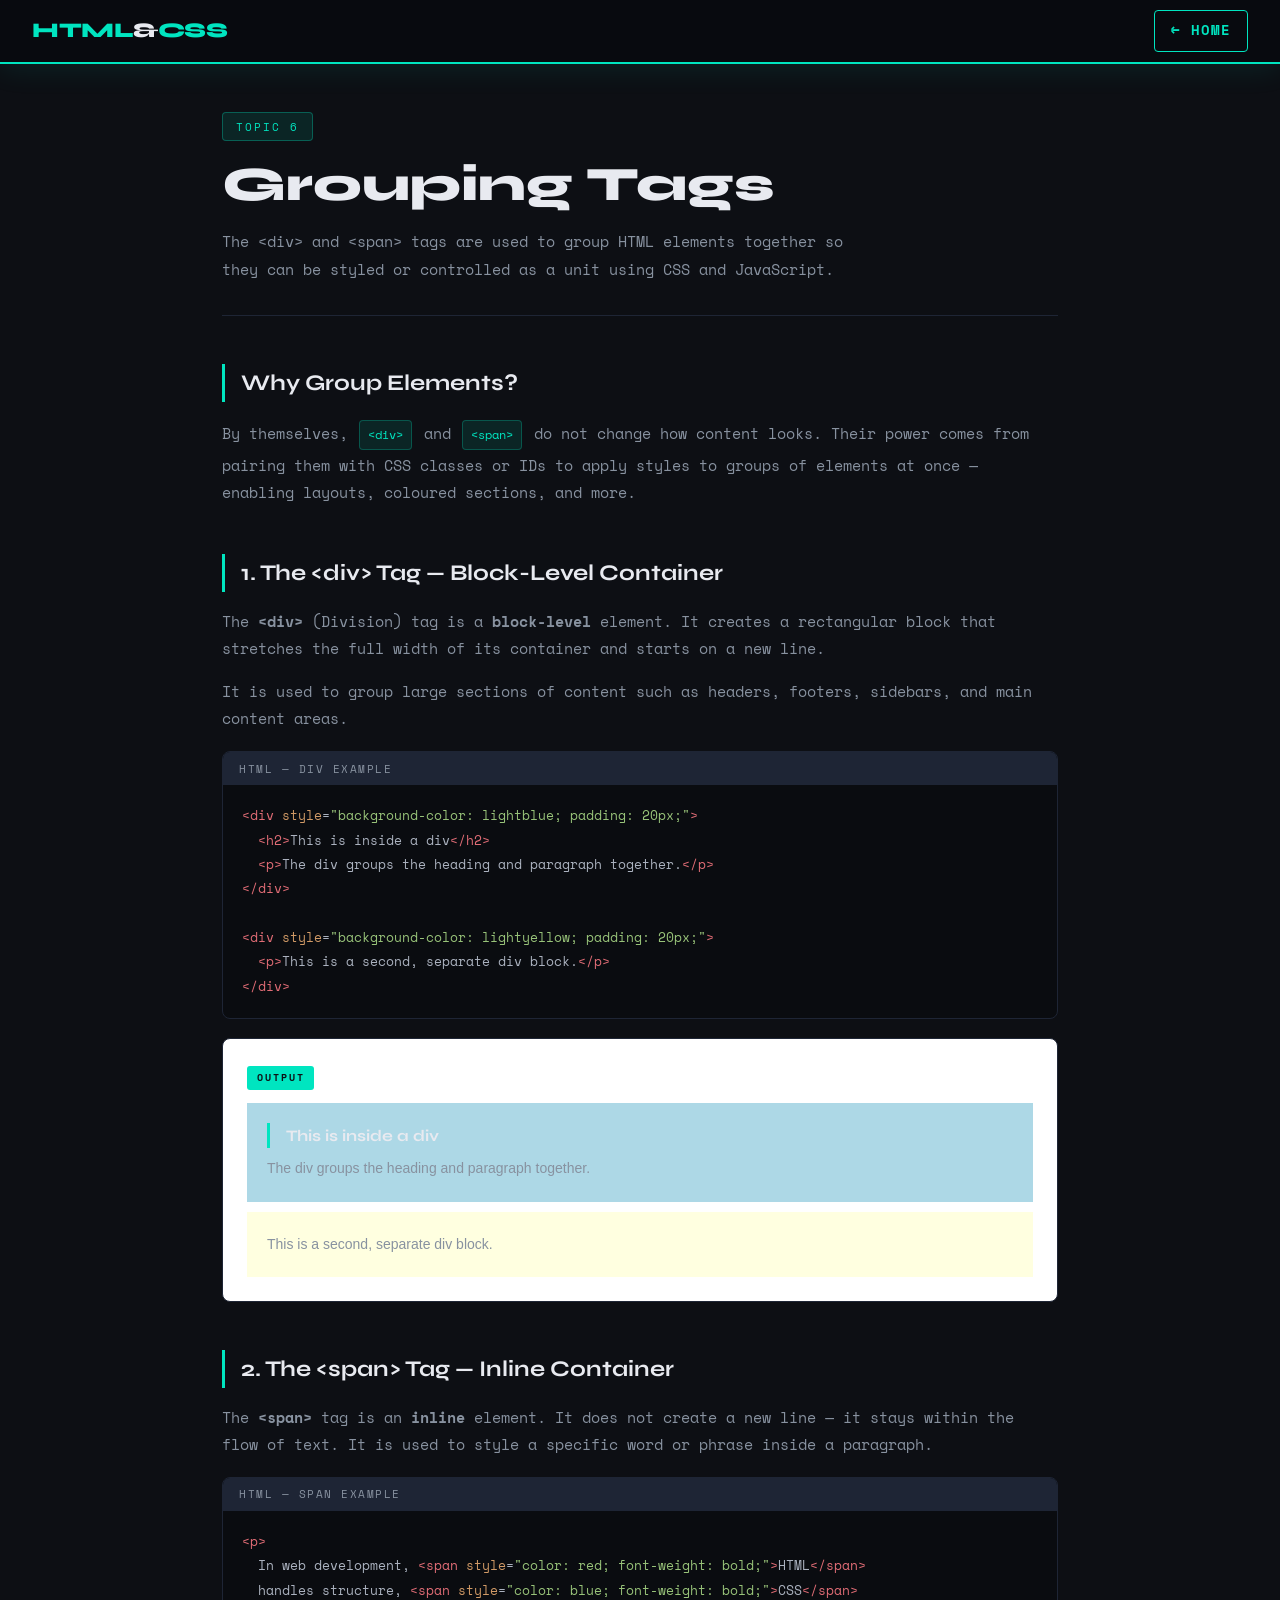
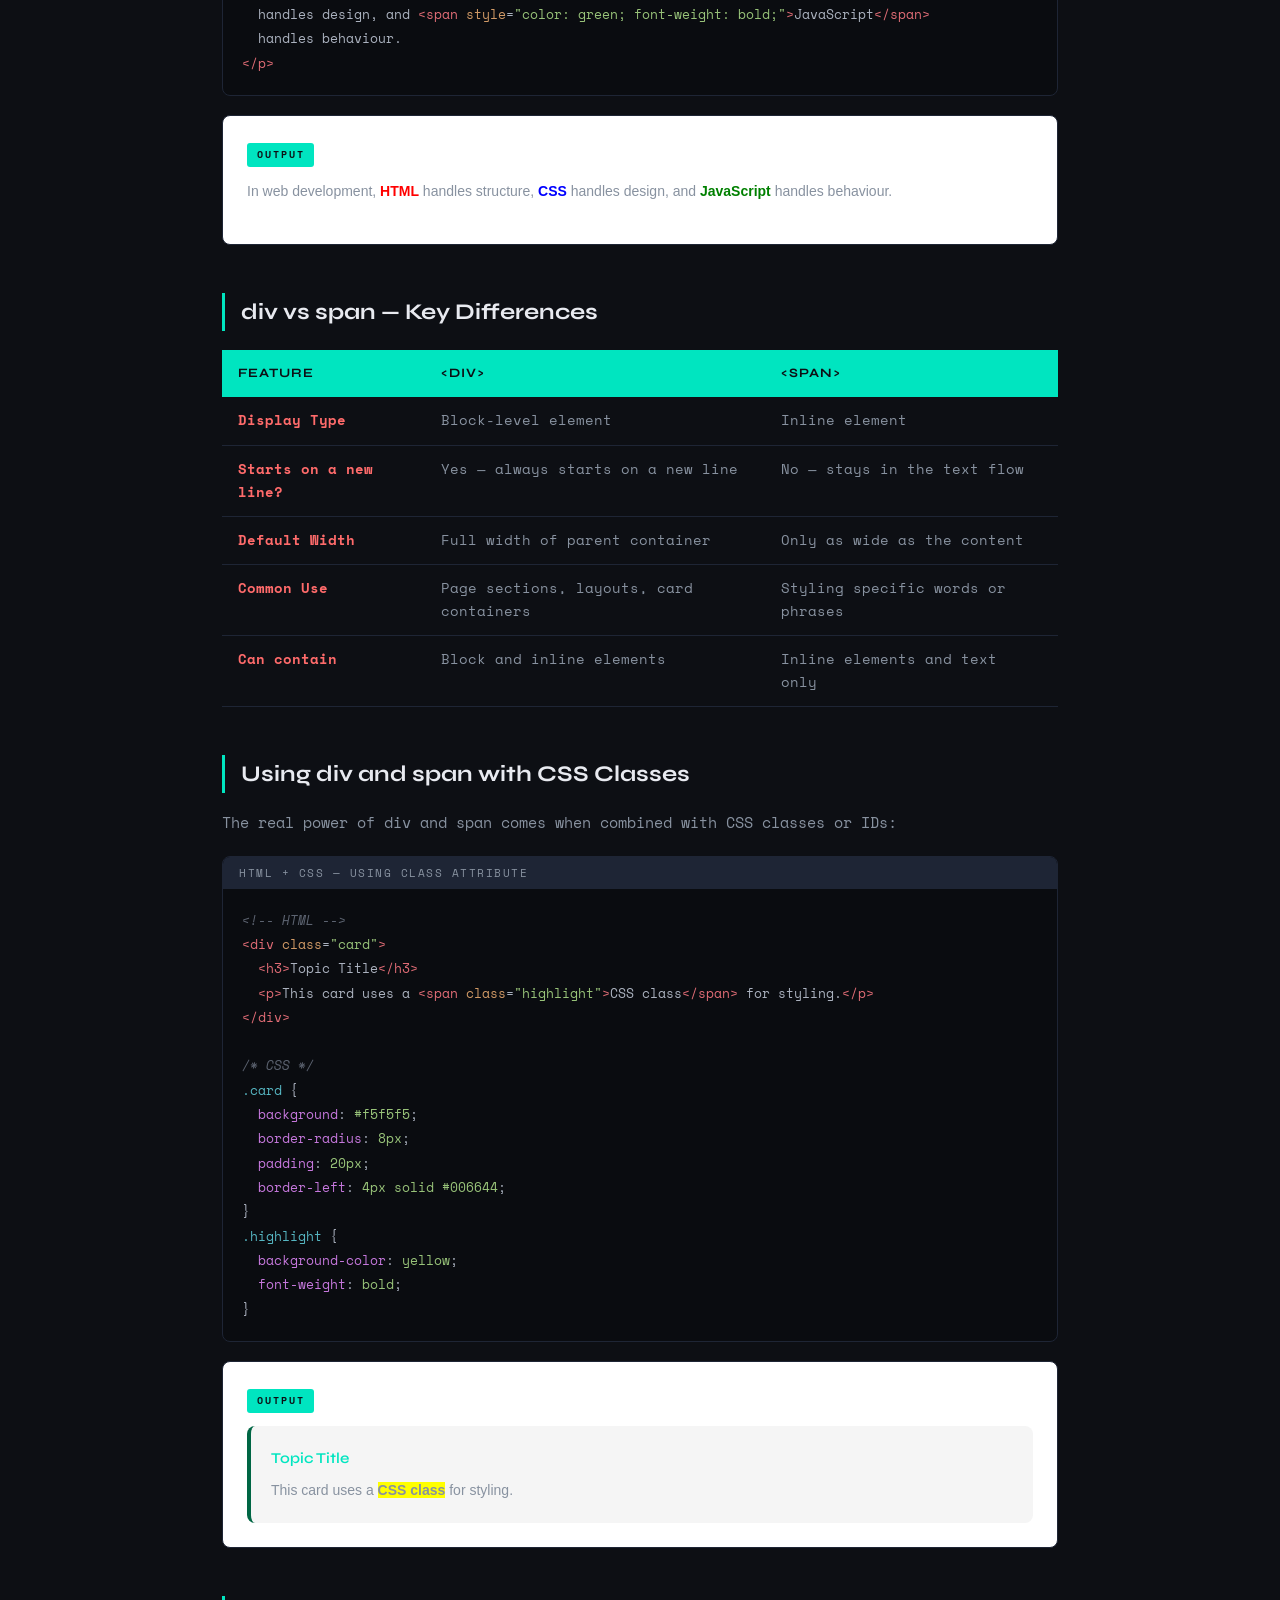
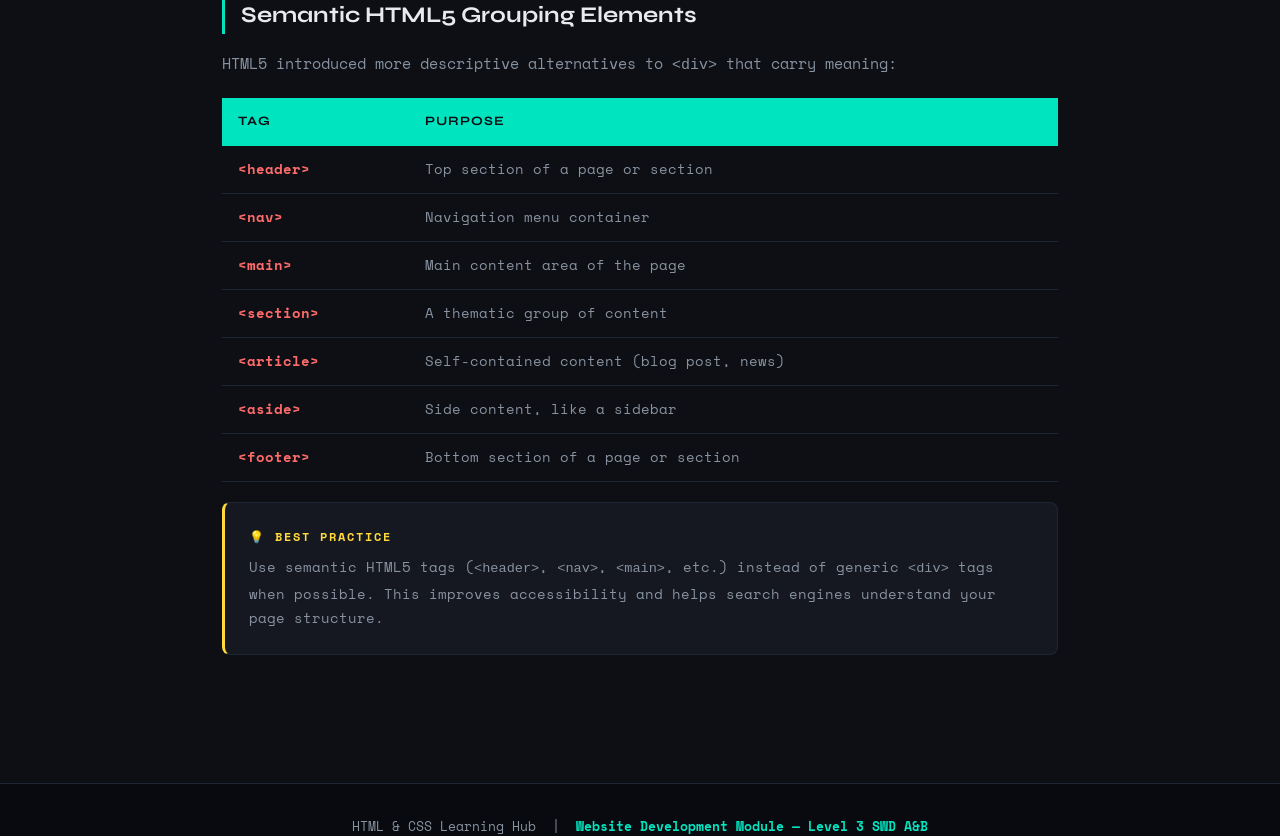
<file: grouping.html>
<!DOCTYPE html>
<html lang="en">
<head>
  <meta charset="UTF-8">
  <meta name="viewport" content="width=device-width, initial-scale=1.0">
  <title>Grouping Tags — HTML & CSS Hub</title>
  <link rel="stylesheet" type="text/css" href="style.css" />
</head>
<body>

  <nav>
    <a href="index.html" class="logo">HTML<span>&</span>CSS</a>
    <a href="index.html" class="home-link">← Home</a>
  </nav>

  <main class="page-wrapper">

    <header class="page-header">
      <span class="topic-tag">Topic 6</span>
      <h1>Grouping Tags</h1>
      <p class="lead">The &lt;div&gt; and &lt;span&gt; tags are used to group HTML elements together so they can be styled or controlled as a unit using CSS and JavaScript.</p>
    </header>

    <!-- INTRO -->
    <section class="content-section">
      <h2>Why Group Elements?</h2>
      <p>By themselves, <span class="tag-pill">&lt;div&gt;</span> and <span class="tag-pill">&lt;span&gt;</span> do not change how content looks. Their power comes from pairing them with CSS classes or IDs to apply styles to groups of elements at once — enabling layouts, coloured sections, and more.</p>
    </section>

    <!-- DIV TAG -->
    <section class="content-section">
      <h2>1. The &lt;div&gt; Tag — Block-Level Container</h2>
      <p>The <strong>&lt;div&gt;</strong> (Division) tag is a <strong>block-level</strong> element. It creates a rectangular block that stretches the full width of its container and starts on a new line.</p>
      <p>It is used to group large sections of content such as headers, footers, sidebars, and main content areas.</p>

      <div class="code-block">
        <div class="code-label">HTML — div Example</div>
        <pre><code><span class="tag-color">&lt;div</span> <span class="attr-color">style</span>=<span class="val-color">"background-color: lightblue; padding: 20px;"</span><span class="tag-color">&gt;</span>
  <span class="tag-color">&lt;h2&gt;</span>This is inside a div<span class="tag-color">&lt;/h2&gt;</span>
  <span class="tag-color">&lt;p&gt;</span>The div groups the heading and paragraph together.<span class="tag-color">&lt;/p&gt;</span>
<span class="tag-color">&lt;/div&gt;</span>

<span class="tag-color">&lt;div</span> <span class="attr-color">style</span>=<span class="val-color">"background-color: lightyellow; padding: 20px;"</span><span class="tag-color">&gt;</span>
  <span class="tag-color">&lt;p&gt;</span>This is a second, separate div block.<span class="tag-color">&lt;/p&gt;</span>
<span class="tag-color">&lt;/div&gt;</span></code></pre>
      </div>

      <div class="output-box">
        <span class="output-label">Output</span>
        <div class="output-content">
          <div style="background-color: lightblue; padding: 20px; margin-bottom:10px; font-family:Arial; font-size:14px;">
            <h2 style="margin:0 0 8px; font-size:16px;">This is inside a div</h2>
            <p style="margin:0;">The div groups the heading and paragraph together.</p>
          </div>
          <div style="background-color: lightyellow; padding: 20px; font-family:Arial; font-size:14px;">
            <p style="margin:0;">This is a second, separate div block.</p>
          </div>
        </div>
      </div>
    </section>

    <!-- SPAN TAG -->
    <section class="content-section">
      <h2>2. The &lt;span&gt; Tag — Inline Container</h2>
      <p>The <strong>&lt;span&gt;</strong> tag is an <strong>inline</strong> element. It does not create a new line — it stays within the flow of text. It is used to style a specific word or phrase inside a paragraph.</p>

      <div class="code-block">
        <div class="code-label">HTML — span Example</div>
        <pre><code><span class="tag-color">&lt;p&gt;</span>
  In web development, <span class="tag-color">&lt;span</span> <span class="attr-color">style</span>=<span class="val-color">"color: red; font-weight: bold;"</span><span class="tag-color">&gt;</span>HTML<span class="tag-color">&lt;/span&gt;</span>
  handles structure, <span class="tag-color">&lt;span</span> <span class="attr-color">style</span>=<span class="val-color">"color: blue; font-weight: bold;"</span><span class="tag-color">&gt;</span>CSS<span class="tag-color">&lt;/span&gt;</span>
  handles design, and <span class="tag-color">&lt;span</span> <span class="attr-color">style</span>=<span class="val-color">"color: green; font-weight: bold;"</span><span class="tag-color">&gt;</span>JavaScript<span class="tag-color">&lt;/span&gt;</span>
  handles behaviour.
<span class="tag-color">&lt;/p&gt;</span></code></pre>
      </div>

      <div class="output-box">
        <span class="output-label">Output</span>
        <div class="output-content">
          <p style="font-family:Arial; font-size:14px; line-height:1.7;">
            In web development, <span style="color: red; font-weight: bold;">HTML</span> handles structure, <span style="color: blue; font-weight: bold;">CSS</span> handles design, and <span style="color: green; font-weight: bold;">JavaScript</span> handles behaviour.
          </p>
        </div>
      </div>
    </section>

    <!-- COMPARISON TABLE -->
    <section class="content-section">
      <h2>div vs span — Key Differences</h2>
      <table class="styled-table">
        <thead>
          <tr><th>Feature</th><th>&lt;div&gt;</th><th>&lt;span&gt;</th></tr>
        </thead>
        <tbody>
          <tr><td>Display Type</td><td>Block-level element</td><td>Inline element</td></tr>
          <tr><td>Starts on a new line?</td><td>Yes — always starts on a new line</td><td>No — stays in the text flow</td></tr>
          <tr><td>Default Width</td><td>Full width of parent container</td><td>Only as wide as the content</td></tr>
          <tr><td>Common Use</td><td>Page sections, layouts, card containers</td><td>Styling specific words or phrases</td></tr>
          <tr><td>Can contain</td><td>Block and inline elements</td><td>Inline elements and text only</td></tr>
        </tbody>
      </table>
    </section>

    <!-- WITH CSS CLASSES -->
    <section class="content-section">
      <h2>Using div and span with CSS Classes</h2>
      <p>The real power of div and span comes when combined with CSS classes or IDs:</p>

      <div class="code-block">
        <div class="code-label">HTML + CSS — Using class attribute</div>
        <pre><code><span class="comment-color">&lt;!-- HTML --&gt;</span>
<span class="tag-color">&lt;div</span> <span class="attr-color">class</span>=<span class="val-color">"card"</span><span class="tag-color">&gt;</span>
  <span class="tag-color">&lt;h3&gt;</span>Topic Title<span class="tag-color">&lt;/h3&gt;</span>
  <span class="tag-color">&lt;p&gt;</span>This card uses a <span class="tag-color">&lt;span</span> <span class="attr-color">class</span>=<span class="val-color">"highlight"</span><span class="tag-color">&gt;</span>CSS class<span class="tag-color">&lt;/span&gt;</span> for styling.<span class="tag-color">&lt;/p&gt;</span>
<span class="tag-color">&lt;/div&gt;</span>

<span class="comment-color">/* CSS */</span>
<span class="prop-color">.card</span> {
  <span class="keyword-color">background</span>: <span class="val-color">#f5f5f5</span>;
  <span class="keyword-color">border-radius</span>: <span class="val-color">8px</span>;
  <span class="keyword-color">padding</span>: <span class="val-color">20px</span>;
  <span class="keyword-color">border-left</span>: <span class="val-color">4px solid #006644</span>;
}
<span class="prop-color">.highlight</span> {
  <span class="keyword-color">background-color</span>: <span class="val-color">yellow</span>;
  <span class="keyword-color">font-weight</span>: <span class="val-color">bold</span>;
}</code></pre>
      </div>

      <div class="output-box">
        <span class="output-label">Output</span>
        <div class="output-content">
          <div style="background: #f5f5f5; border-radius: 8px; padding: 20px; border-left: 4px solid #006644; font-family:Arial; font-size:14px;">
            <h3 style="margin:0 0 8px; font-size:15px;">Topic Title</h3>
            <p style="margin:0;">This card uses a <span style="background-color: yellow; font-weight: bold;">CSS class</span> for styling.</p>
          </div>
        </div>
      </div>
    </section>

    <!-- SEMANTIC GROUPING -->
    <section class="content-section">
      <h2>Semantic HTML5 Grouping Elements</h2>
      <p>HTML5 introduced more descriptive alternatives to <code>&lt;div&gt;</code> that carry meaning:</p>
      <table class="styled-table">
        <thead><tr><th>Tag</th><th>Purpose</th></tr></thead>
        <tbody>
          <tr><td>&lt;header&gt;</td><td>Top section of a page or section</td></tr>
          <tr><td>&lt;nav&gt;</td><td>Navigation menu container</td></tr>
          <tr><td>&lt;main&gt;</td><td>Main content area of the page</td></tr>
          <tr><td>&lt;section&gt;</td><td>A thematic group of content</td></tr>
          <tr><td>&lt;article&gt;</td><td>Self-contained content (blog post, news)</td></tr>
          <tr><td>&lt;aside&gt;</td><td>Side content, like a sidebar</td></tr>
          <tr><td>&lt;footer&gt;</td><td>Bottom section of a page or section</td></tr>
        </tbody>
      </table>

      <div class="info-card tip">
        <div class="card-title">💡 Best Practice</div>
        <p style="margin:0; color:var(--text-muted); font-size:0.85rem;">Use semantic HTML5 tags (<code>&lt;header&gt;</code>, <code>&lt;nav&gt;</code>, <code>&lt;main&gt;</code>, etc.) instead of generic <code>&lt;div&gt;</code> tags when possible. This improves accessibility and helps search engines understand your page structure.</p>
      </div>
    </section>

  </main>

  <footer>
    <div class="footer-inner">
      <p>HTML &amp; CSS Learning Hub &nbsp;|&nbsp; <strong>Website Development Module — Level 3 SWD A&amp;B</strong></p>
    </div>
  </footer>

</body>
</html>
</file>
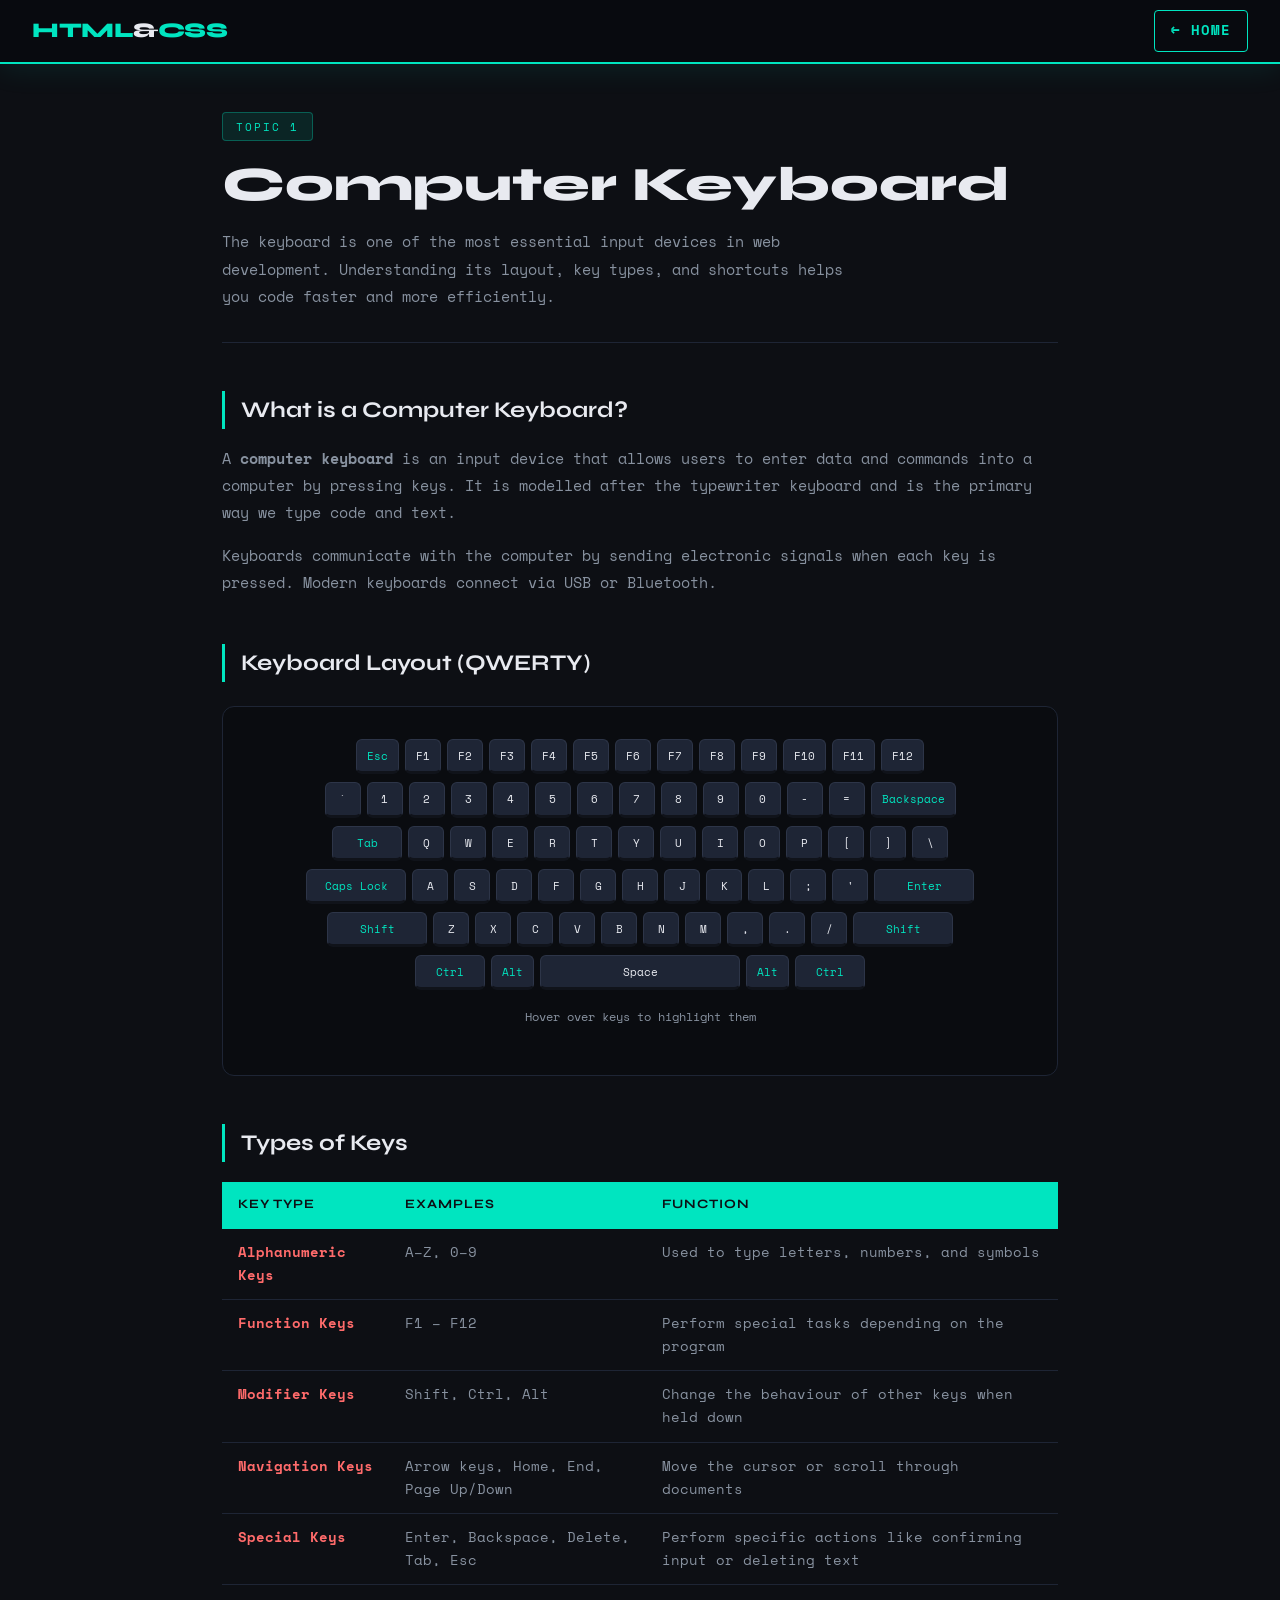
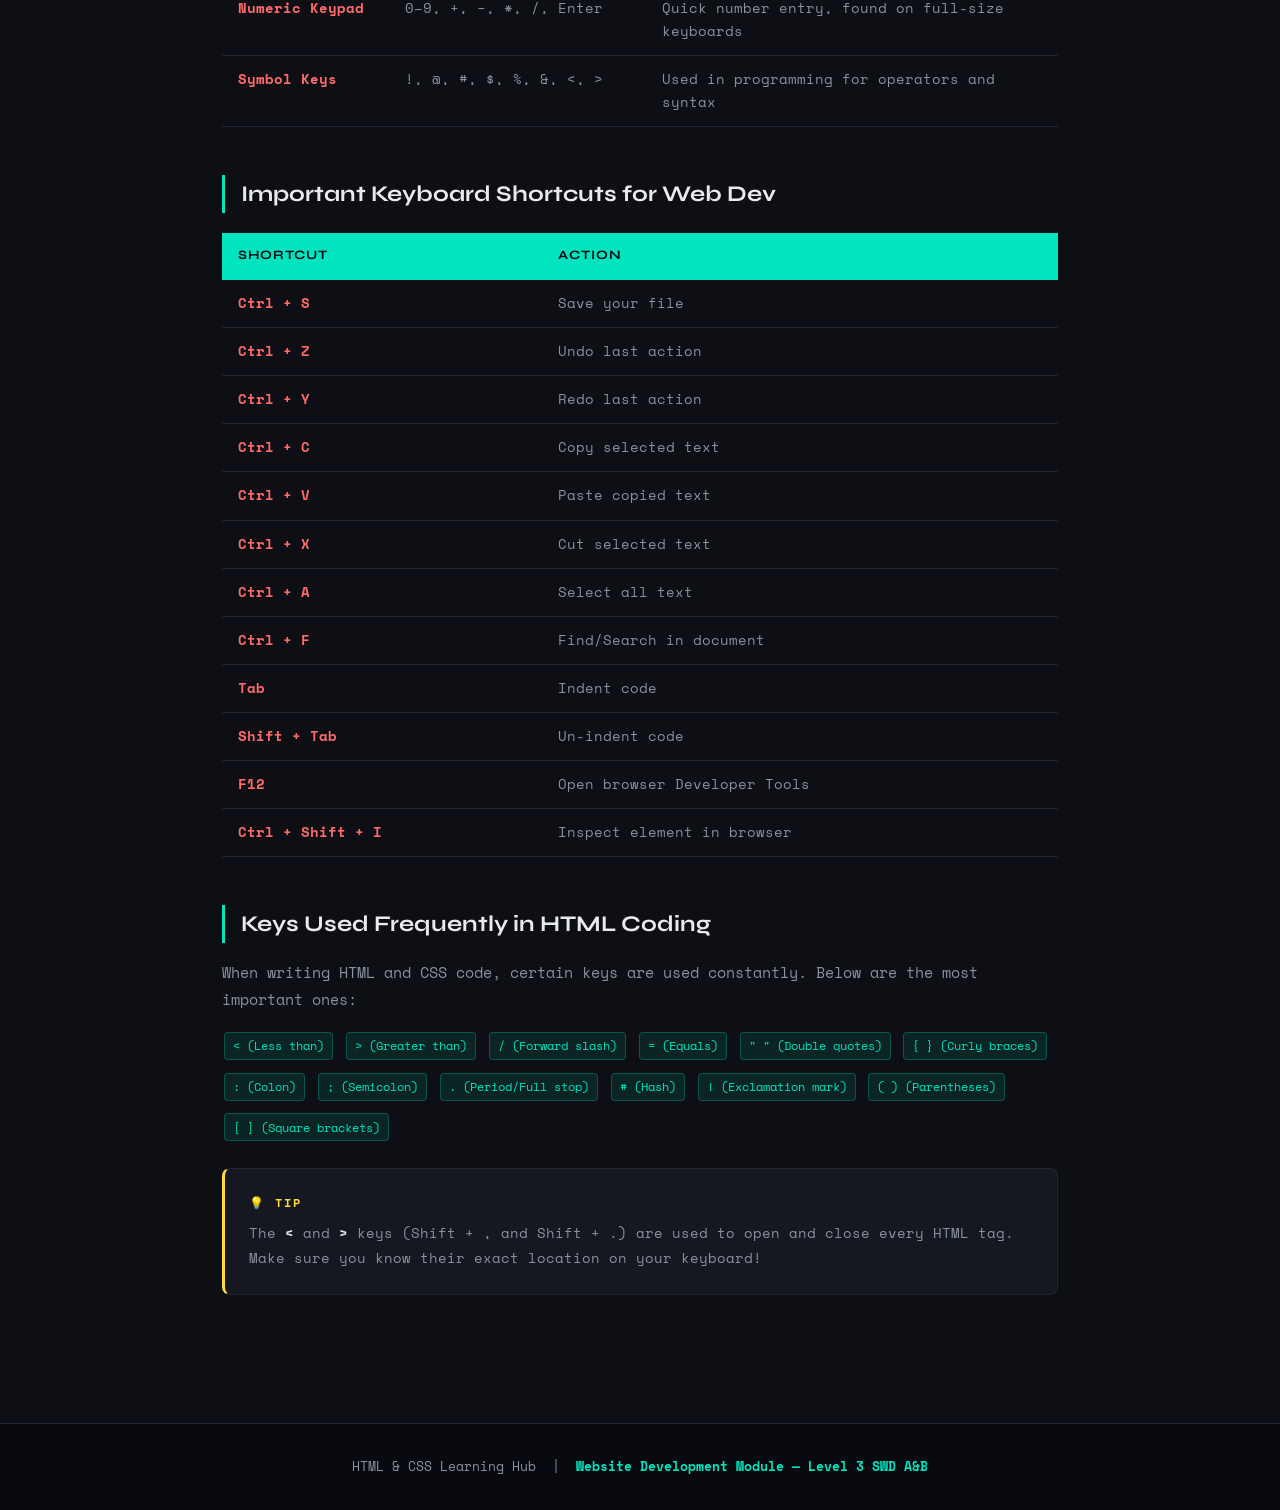
<file: keyboard.html>
<!DOCTYPE html>
<html lang="en">
<head>
  <meta charset="UTF-8">
  <meta name="viewport" content="width=device-width, initial-scale=1.0">
  <title>Computer Keyboard — HTML & CSS Hub</title>
  <link rel="stylesheet" type="text/css" href="style.css" />
</head>
<body>

  <nav>
    <a href="index.html" class="logo">HTML<span>&</span>CSS</a>
    <a href="index.html" class="home-link">← Home</a>
  </nav>

  <main class="page-wrapper">

    <header class="page-header">
      <span class="topic-tag">Topic 1</span>
      <h1>Computer Keyboard</h1>
      <p class="lead">The keyboard is one of the most essential input devices in web development. Understanding its layout, key types, and shortcuts helps you code faster and more efficiently.</p>
    </header>

    <!-- WHAT IS A KEYBOARD -->
    <section class="content-section">
      <h2>What is a Computer Keyboard?</h2>
      <p>A <strong>computer keyboard</strong> is an input device that allows users to enter data and commands into a computer by pressing keys. It is modelled after the typewriter keyboard and is the primary way we type code and text.</p>
      <p>Keyboards communicate with the computer by sending electronic signals when each key is pressed. Modern keyboards connect via USB or Bluetooth.</p>
    </section>

    <!-- VISUAL KEYBOARD -->
    <section class="content-section">
      <h2>Keyboard Layout (QWERTY)</h2>
      <div class="keyboard-visual">
        <div class="key-row">
          <div class="key special">Esc</div>
          <div class="key">F1</div><div class="key">F2</div><div class="key">F3</div><div class="key">F4</div>
          <div class="key">F5</div><div class="key">F6</div><div class="key">F7</div><div class="key">F8</div>
          <div class="key">F9</div><div class="key">F10</div><div class="key">F11</div><div class="key">F12</div>
        </div>
        <div class="key-row">
          <div class="key">`</div>
          <div class="key">1</div><div class="key">2</div><div class="key">3</div><div class="key">4</div>
          <div class="key">5</div><div class="key">6</div><div class="key">7</div><div class="key">8</div>
          <div class="key">9</div><div class="key">0</div><div class="key">-</div><div class="key">=</div>
          <div class="key wide special">Backspace</div>
        </div>
        <div class="key-row">
          <div class="key wide special">Tab</div>
          <div class="key">Q</div><div class="key">W</div><div class="key">E</div><div class="key">R</div>
          <div class="key">T</div><div class="key">Y</div><div class="key">U</div><div class="key">I</div>
          <div class="key">O</div><div class="key">P</div><div class="key">[</div><div class="key">]</div>
          <div class="key">\</div>
        </div>
        <div class="key-row">
          <div class="key wider special">Caps Lock</div>
          <div class="key">A</div><div class="key">S</div><div class="key">D</div><div class="key">F</div>
          <div class="key">G</div><div class="key">H</div><div class="key">J</div><div class="key">K</div>
          <div class="key">L</div><div class="key">;</div><div class="key">'</div>
          <div class="key wider special">Enter</div>
        </div>
        <div class="key-row">
          <div class="key wider special">Shift</div>
          <div class="key">Z</div><div class="key">X</div><div class="key">C</div><div class="key">V</div>
          <div class="key">B</div><div class="key">N</div><div class="key">M</div>
          <div class="key">,</div><div class="key">.</div><div class="key">/</div>
          <div class="key wider special">Shift</div>
        </div>
        <div class="key-row">
          <div class="key wide special">Ctrl</div>
          <div class="key special">Alt</div>
          <div class="key widest">Space</div>
          <div class="key special">Alt</div>
          <div class="key wide special">Ctrl</div>
        </div>
        <p style="color: var(--text-muted); font-size:0.75rem; margin-top:1rem;">Hover over keys to highlight them</p>
      </div>
    </section>

    <!-- KEY TYPES -->
    <section class="content-section">
      <h2>Types of Keys</h2>
      <table class="styled-table">
        <thead>
          <tr>
            <th>Key Type</th>
            <th>Examples</th>
            <th>Function</th>
          </tr>
        </thead>
        <tbody>
          <tr>
            <td>Alphanumeric Keys</td>
            <td>A–Z, 0–9</td>
            <td>Used to type letters, numbers, and symbols</td>
          </tr>
          <tr>
            <td>Function Keys</td>
            <td>F1 – F12</td>
            <td>Perform special tasks depending on the program</td>
          </tr>
          <tr>
            <td>Modifier Keys</td>
            <td>Shift, Ctrl, Alt</td>
            <td>Change the behaviour of other keys when held down</td>
          </tr>
          <tr>
            <td>Navigation Keys</td>
            <td>Arrow keys, Home, End, Page Up/Down</td>
            <td>Move the cursor or scroll through documents</td>
          </tr>
          <tr>
            <td>Special Keys</td>
            <td>Enter, Backspace, Delete, Tab, Esc</td>
            <td>Perform specific actions like confirming input or deleting text</td>
          </tr>
          <tr>
            <td>Numeric Keypad</td>
            <td>0–9, +, −, *, /, Enter</td>
            <td>Quick number entry, found on full-size keyboards</td>
          </tr>
          <tr>
            <td>Symbol Keys</td>
            <td>!, @, #, $, %, &amp;, &lt;, &gt;</td>
            <td>Used in programming for operators and syntax</td>
          </tr>
        </tbody>
      </table>
    </section>

    <!-- KEYBOARD SHORTCUTS -->
    <section class="content-section">
      <h2>Important Keyboard Shortcuts for Web Dev</h2>
      <table class="styled-table">
        <thead>
          <tr>
            <th>Shortcut</th>
            <th>Action</th>
          </tr>
        </thead>
        <tbody>
          <tr><td>Ctrl + S</td><td>Save your file</td></tr>
          <tr><td>Ctrl + Z</td><td>Undo last action</td></tr>
          <tr><td>Ctrl + Y</td><td>Redo last action</td></tr>
          <tr><td>Ctrl + C</td><td>Copy selected text</td></tr>
          <tr><td>Ctrl + V</td><td>Paste copied text</td></tr>
          <tr><td>Ctrl + X</td><td>Cut selected text</td></tr>
          <tr><td>Ctrl + A</td><td>Select all text</td></tr>
          <tr><td>Ctrl + F</td><td>Find/Search in document</td></tr>
          <tr><td>Tab</td><td>Indent code</td></tr>
          <tr><td>Shift + Tab</td><td>Un-indent code</td></tr>
          <tr><td>F12</td><td>Open browser Developer Tools</td></tr>
          <tr><td>Ctrl + Shift + I</td><td>Inspect element in browser</td></tr>
        </tbody>
      </table>
    </section>

    <!-- IMPORTANT KEYS IN HTML CODING -->
    <section class="content-section">
      <h2>Keys Used Frequently in HTML Coding</h2>
      <p>When writing HTML and CSS code, certain keys are used constantly. Below are the most important ones:</p>
      <div style="display:flex; flex-wrap:wrap; gap:0.5rem; margin-top:1rem;">
        <span class="tag-pill">&lt; (Less than)</span>
        <span class="tag-pill">&gt; (Greater than)</span>
        <span class="tag-pill">/ (Forward slash)</span>
        <span class="tag-pill">= (Equals)</span>
        <span class="tag-pill">" " (Double quotes)</span>
        <span class="tag-pill">{ } (Curly braces)</span>
        <span class="tag-pill">: (Colon)</span>
        <span class="tag-pill">; (Semicolon)</span>
        <span class="tag-pill">. (Period/Full stop)</span>
        <span class="tag-pill"># (Hash)</span>
        <span class="tag-pill">! (Exclamation mark)</span>
        <span class="tag-pill">( ) (Parentheses)</span>
        <span class="tag-pill">[ ] (Square brackets)</span>
      </div>

      <div class="info-card tip" style="margin-top:1.5rem;">
        <div class="card-title">💡 Tip</div>
        <p style="margin:0; color:var(--text-muted); font-size:0.85rem;">The <strong style="color:var(--text-primary);">&lt;</strong> and <strong style="color:var(--text-primary);">&gt;</strong> keys (Shift + , and Shift + .) are used to open and close every HTML tag. Make sure you know their exact location on your keyboard!</p>
      </div>
    </section>

  </main>

  <footer>
    <div class="footer-inner">
      <p>HTML &amp; CSS Learning Hub &nbsp;|&nbsp; <strong>Website Development Module — Level 3 SWD A&amp;B</strong></p>
    </div>
  </footer>

</body>
</html>
</file>
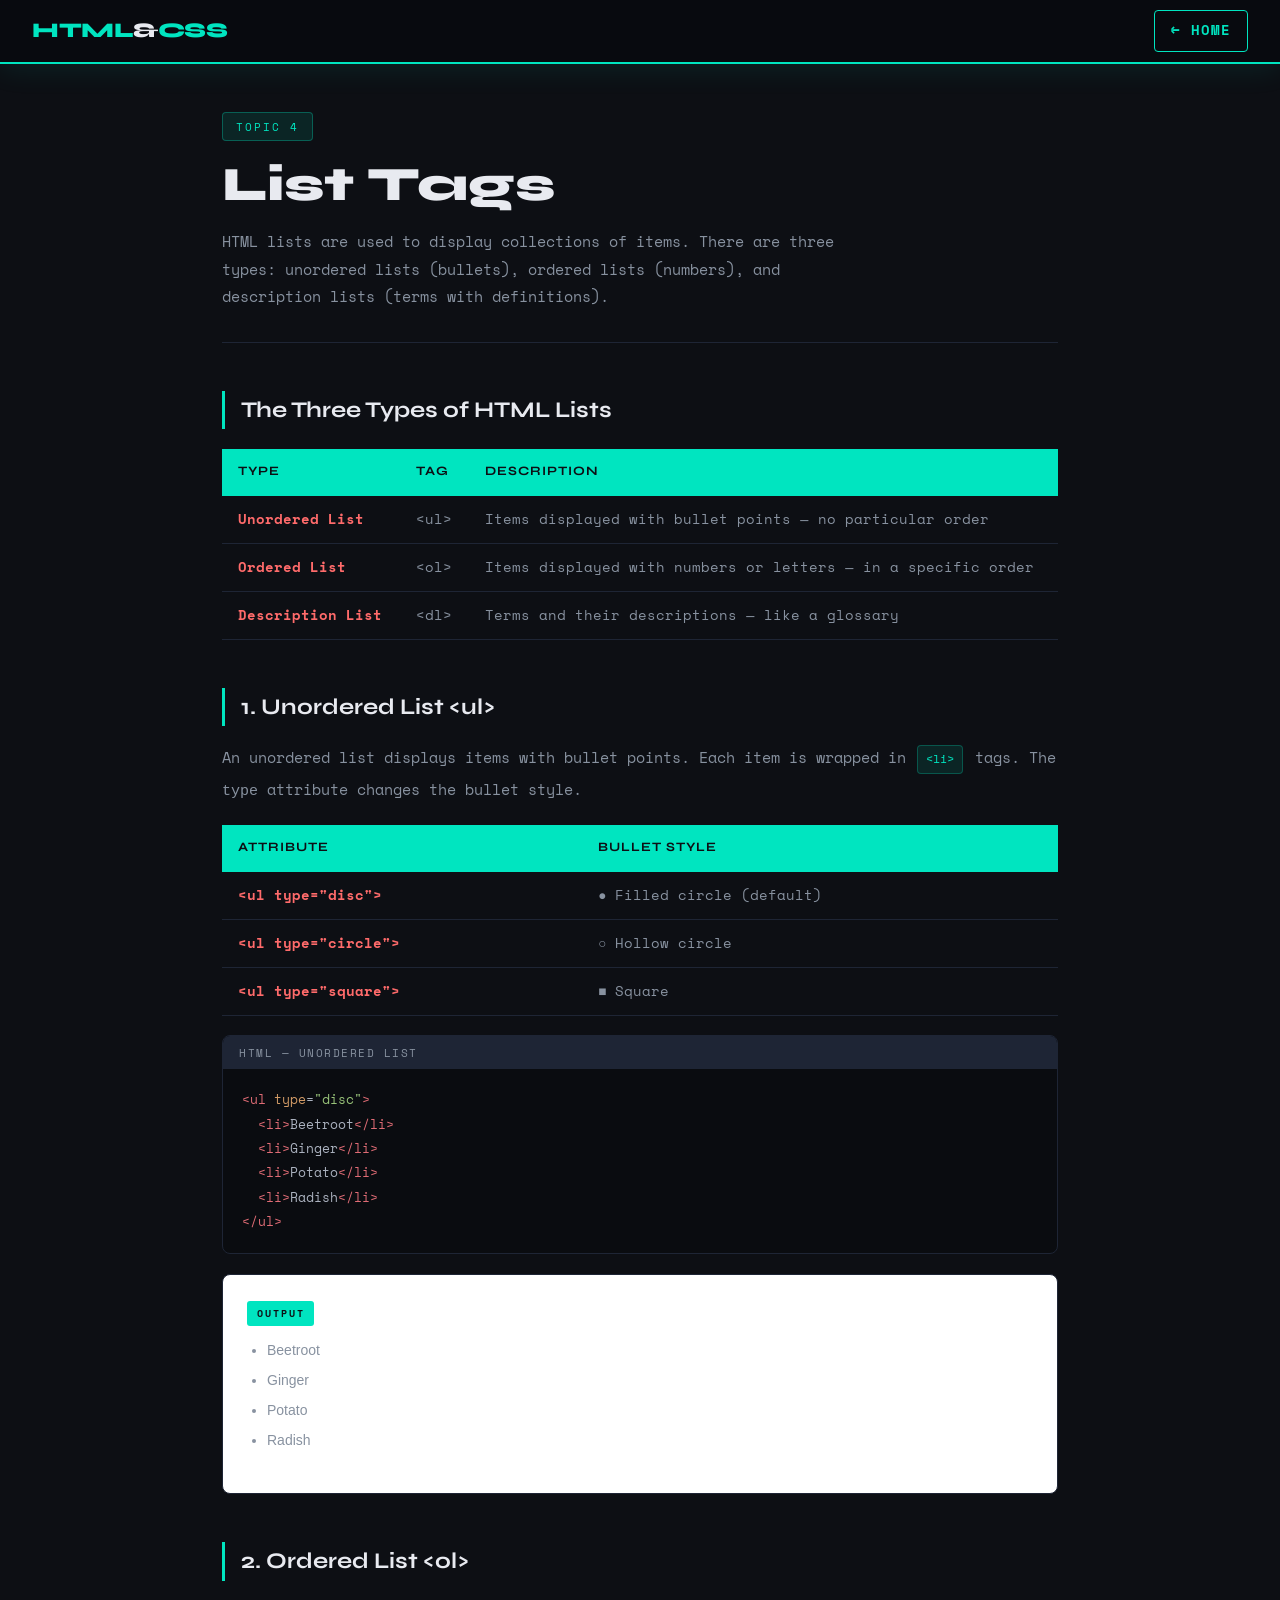
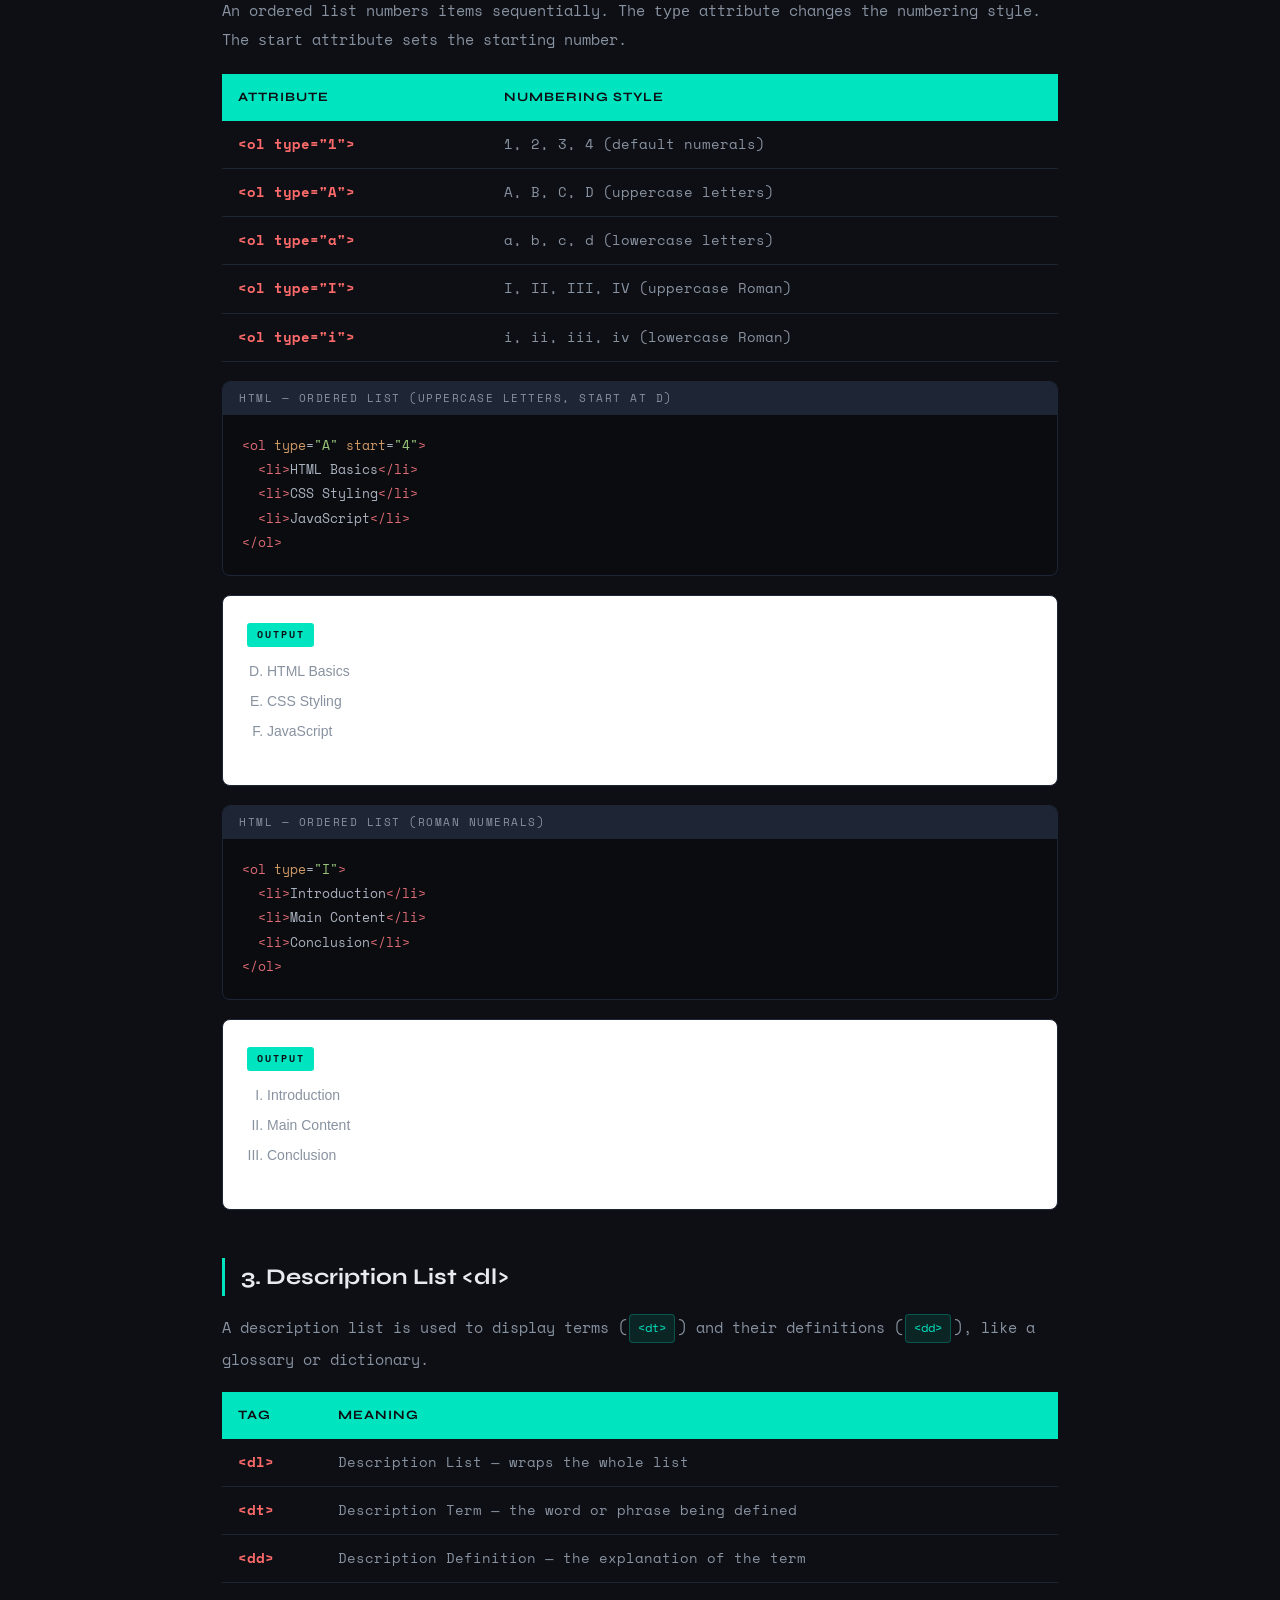
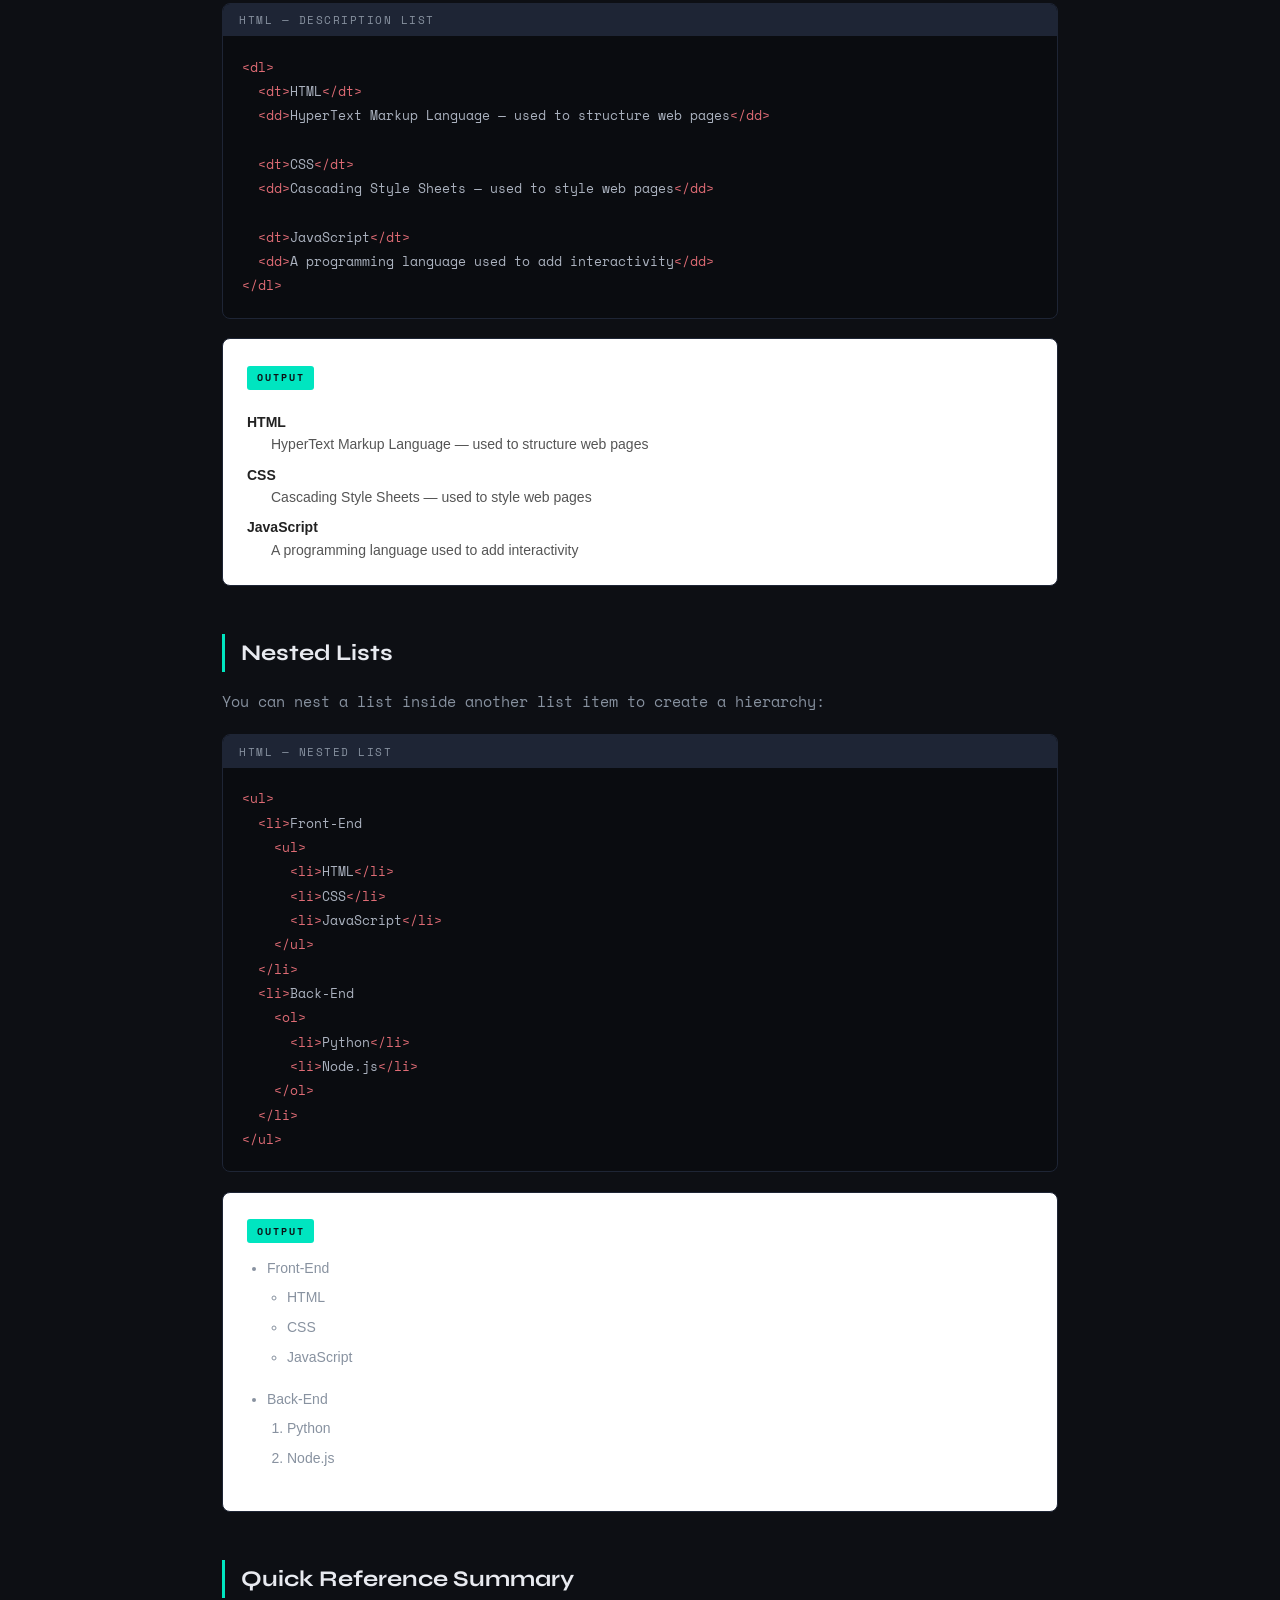
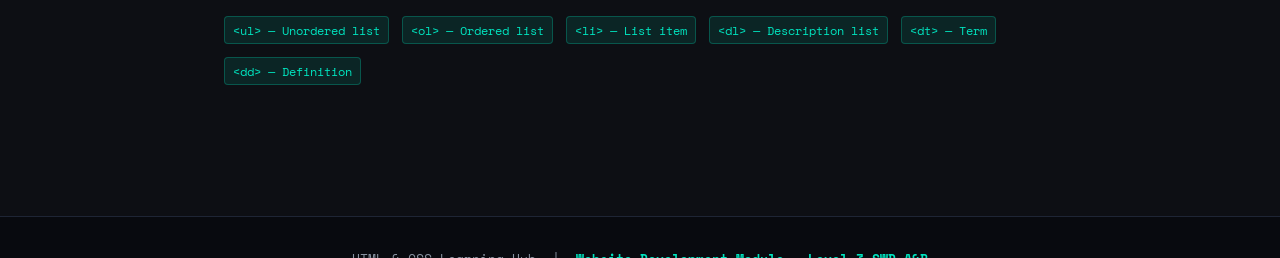
<file: lists.html>
<!DOCTYPE html>
<html lang="en">
<head>
  <meta charset="UTF-8">
  <meta name="viewport" content="width=device-width, initial-scale=1.0">
  <title>List Tags — HTML & CSS Hub</title>
  <link rel="stylesheet" type="text/css" href="style.css" />
</head>
<body>

  <nav>
    <a href="index.html" class="logo">HTML<span>&</span>CSS</a>
    <a href="index.html" class="home-link">← Home</a>
  </nav>

  <main class="page-wrapper">

    <header class="page-header">
      <span class="topic-tag">Topic 4</span>
      <h1>List Tags</h1>
      <p class="lead">HTML lists are used to display collections of items. There are three types: unordered lists (bullets), ordered lists (numbers), and description lists (terms with definitions).</p>
    </header>

    <!-- TYPES OF LISTS -->
    <section class="content-section">
      <h2>The Three Types of HTML Lists</h2>
      <table class="styled-table">
        <thead>
          <tr><th>Type</th><th>Tag</th><th>Description</th></tr>
        </thead>
        <tbody>
          <tr><td>Unordered List</td><td>&lt;ul&gt;</td><td>Items displayed with bullet points — no particular order</td></tr>
          <tr><td>Ordered List</td><td>&lt;ol&gt;</td><td>Items displayed with numbers or letters — in a specific order</td></tr>
          <tr><td>Description List</td><td>&lt;dl&gt;</td><td>Terms and their descriptions — like a glossary</td></tr>
        </tbody>
      </table>
    </section>

    <!-- UNORDERED LIST -->
    <section class="content-section">
      <h2>1. Unordered List &lt;ul&gt;</h2>
      <p>An unordered list displays items with bullet points. Each item is wrapped in <span class="tag-pill">&lt;li&gt;</span> tags. The <code>type</code> attribute changes the bullet style.</p>

      <table class="styled-table">
        <thead><tr><th>Attribute</th><th>Bullet Style</th></tr></thead>
        <tbody>
          <tr><td>&lt;ul type="disc"&gt;</td><td>● Filled circle (default)</td></tr>
          <tr><td>&lt;ul type="circle"&gt;</td><td>○ Hollow circle</td></tr>
          <tr><td>&lt;ul type="square"&gt;</td><td>■ Square</td></tr>
        </tbody>
      </table>

      <div class="code-block">
        <div class="code-label">HTML — Unordered List</div>
        <pre><code><span class="tag-color">&lt;ul</span> <span class="attr-color">type</span>=<span class="val-color">"disc"</span><span class="tag-color">&gt;</span>
  <span class="tag-color">&lt;li&gt;</span>Beetroot<span class="tag-color">&lt;/li&gt;</span>
  <span class="tag-color">&lt;li&gt;</span>Ginger<span class="tag-color">&lt;/li&gt;</span>
  <span class="tag-color">&lt;li&gt;</span>Potato<span class="tag-color">&lt;/li&gt;</span>
  <span class="tag-color">&lt;li&gt;</span>Radish<span class="tag-color">&lt;/li&gt;</span>
<span class="tag-color">&lt;/ul&gt;</span></code></pre>
      </div>

      <div class="output-box">
        <span class="output-label">Output</span>
        <div class="output-content">
          <ul style="font-family:Arial; font-size:14px; padding-left:20px;">
            <li>Beetroot</li>
            <li>Ginger</li>
            <li>Potato</li>
            <li>Radish</li>
          </ul>
        </div>
      </div>
    </section>

    <!-- ORDERED LIST -->
    <section class="content-section">
      <h2>2. Ordered List &lt;ol&gt;</h2>
      <p>An ordered list numbers items sequentially. The <code>type</code> attribute changes the numbering style. The <code>start</code> attribute sets the starting number.</p>

      <table class="styled-table">
        <thead><tr><th>Attribute</th><th>Numbering Style</th></tr></thead>
        <tbody>
          <tr><td>&lt;ol type="1"&gt;</td><td>1, 2, 3, 4 (default numerals)</td></tr>
          <tr><td>&lt;ol type="A"&gt;</td><td>A, B, C, D (uppercase letters)</td></tr>
          <tr><td>&lt;ol type="a"&gt;</td><td>a, b, c, d (lowercase letters)</td></tr>
          <tr><td>&lt;ol type="I"&gt;</td><td>I, II, III, IV (uppercase Roman)</td></tr>
          <tr><td>&lt;ol type="i"&gt;</td><td>i, ii, iii, iv (lowercase Roman)</td></tr>
        </tbody>
      </table>

      <div class="code-block">
        <div class="code-label">HTML — Ordered List (Uppercase Letters, Start at D)</div>
        <pre><code><span class="tag-color">&lt;ol</span> <span class="attr-color">type</span>=<span class="val-color">"A"</span> <span class="attr-color">start</span>=<span class="val-color">"4"</span><span class="tag-color">&gt;</span>
  <span class="tag-color">&lt;li&gt;</span>HTML Basics<span class="tag-color">&lt;/li&gt;</span>
  <span class="tag-color">&lt;li&gt;</span>CSS Styling<span class="tag-color">&lt;/li&gt;</span>
  <span class="tag-color">&lt;li&gt;</span>JavaScript<span class="tag-color">&lt;/li&gt;</span>
<span class="tag-color">&lt;/ol&gt;</span></code></pre>
      </div>

      <div class="output-box">
        <span class="output-label">Output</span>
        <div class="output-content">
          <ol type="A" start="4" style="font-family:Arial; font-size:14px; padding-left:20px;">
            <li>HTML Basics</li>
            <li>CSS Styling</li>
            <li>JavaScript</li>
          </ol>
        </div>
      </div>

      <div class="code-block">
        <div class="code-label">HTML — Ordered List (Roman Numerals)</div>
        <pre><code><span class="tag-color">&lt;ol</span> <span class="attr-color">type</span>=<span class="val-color">"I"</span><span class="tag-color">&gt;</span>
  <span class="tag-color">&lt;li&gt;</span>Introduction<span class="tag-color">&lt;/li&gt;</span>
  <span class="tag-color">&lt;li&gt;</span>Main Content<span class="tag-color">&lt;/li&gt;</span>
  <span class="tag-color">&lt;li&gt;</span>Conclusion<span class="tag-color">&lt;/li&gt;</span>
<span class="tag-color">&lt;/ol&gt;</span></code></pre>
      </div>

      <div class="output-box">
        <span class="output-label">Output</span>
        <div class="output-content">
          <ol type="I" style="font-family:Arial; font-size:14px; padding-left:20px;">
            <li>Introduction</li>
            <li>Main Content</li>
            <li>Conclusion</li>
          </ol>
        </div>
      </div>
    </section>

    <!-- DESCRIPTION LIST -->
    <section class="content-section">
      <h2>3. Description List &lt;dl&gt;</h2>
      <p>A description list is used to display terms (<span class="tag-pill">&lt;dt&gt;</span>) and their definitions (<span class="tag-pill">&lt;dd&gt;</span>), like a glossary or dictionary.</p>

      <table class="styled-table">
        <thead><tr><th>Tag</th><th>Meaning</th></tr></thead>
        <tbody>
          <tr><td>&lt;dl&gt;</td><td>Description List — wraps the whole list</td></tr>
          <tr><td>&lt;dt&gt;</td><td>Description Term — the word or phrase being defined</td></tr>
          <tr><td>&lt;dd&gt;</td><td>Description Definition — the explanation of the term</td></tr>
        </tbody>
      </table>

      <div class="code-block">
        <div class="code-label">HTML — Description List</div>
        <pre><code><span class="tag-color">&lt;dl&gt;</span>
  <span class="tag-color">&lt;dt&gt;</span>HTML<span class="tag-color">&lt;/dt&gt;</span>
  <span class="tag-color">&lt;dd&gt;</span>HyperText Markup Language — used to structure web pages<span class="tag-color">&lt;/dd&gt;</span>

  <span class="tag-color">&lt;dt&gt;</span>CSS<span class="tag-color">&lt;/dt&gt;</span>
  <span class="tag-color">&lt;dd&gt;</span>Cascading Style Sheets — used to style web pages<span class="tag-color">&lt;/dd&gt;</span>

  <span class="tag-color">&lt;dt&gt;</span>JavaScript<span class="tag-color">&lt;/dt&gt;</span>
  <span class="tag-color">&lt;dd&gt;</span>A programming language used to add interactivity<span class="tag-color">&lt;/dd&gt;</span>
<span class="tag-color">&lt;/dl&gt;</span></code></pre>
      </div>

      <div class="output-box">
        <span class="output-label">Output</span>
        <div class="output-content">
          <dl style="font-family:Arial; font-size:14px;">
            <dt style="font-weight:bold; margin-top:8px;">HTML</dt>
            <dd style="margin-left:24px; color:#555;">HyperText Markup Language — used to structure web pages</dd>
            <dt style="font-weight:bold; margin-top:8px;">CSS</dt>
            <dd style="margin-left:24px; color:#555;">Cascading Style Sheets — used to style web pages</dd>
            <dt style="font-weight:bold; margin-top:8px;">JavaScript</dt>
            <dd style="margin-left:24px; color:#555;">A programming language used to add interactivity</dd>
          </dl>
        </div>
      </div>
    </section>

    <!-- NESTED LISTS -->
    <section class="content-section">
      <h2>Nested Lists</h2>
      <p>You can nest a list inside another list item to create a hierarchy:</p>

      <div class="code-block">
        <div class="code-label">HTML — Nested List</div>
        <pre><code><span class="tag-color">&lt;ul&gt;</span>
  <span class="tag-color">&lt;li&gt;</span>Front-End
    <span class="tag-color">&lt;ul&gt;</span>
      <span class="tag-color">&lt;li&gt;</span>HTML<span class="tag-color">&lt;/li&gt;</span>
      <span class="tag-color">&lt;li&gt;</span>CSS<span class="tag-color">&lt;/li&gt;</span>
      <span class="tag-color">&lt;li&gt;</span>JavaScript<span class="tag-color">&lt;/li&gt;</span>
    <span class="tag-color">&lt;/ul&gt;</span>
  <span class="tag-color">&lt;/li&gt;</span>
  <span class="tag-color">&lt;li&gt;</span>Back-End
    <span class="tag-color">&lt;ol&gt;</span>
      <span class="tag-color">&lt;li&gt;</span>Python<span class="tag-color">&lt;/li&gt;</span>
      <span class="tag-color">&lt;li&gt;</span>Node.js<span class="tag-color">&lt;/li&gt;</span>
    <span class="tag-color">&lt;/ol&gt;</span>
  <span class="tag-color">&lt;/li&gt;</span>
<span class="tag-color">&lt;/ul&gt;</span></code></pre>
      </div>

      <div class="output-box">
        <span class="output-label">Output</span>
        <div class="output-content">
          <ul style="font-family:Arial; font-size:14px; padding-left:20px;">
            <li>Front-End
              <ul style="padding-left:20px; margin-top:4px;">
                <li>HTML</li>
                <li>CSS</li>
                <li>JavaScript</li>
              </ul>
            </li>
            <li>Back-End
              <ol style="padding-left:20px; margin-top:4px;">
                <li>Python</li>
                <li>Node.js</li>
              </ol>
            </li>
          </ul>
        </div>
      </div>
    </section>

    <!-- SUMMARY -->
    <section class="content-section">
      <h2>Quick Reference Summary</h2>
      <div style="display:flex; flex-wrap:wrap; gap:0.5rem;">
        <span class="tag-pill">&lt;ul&gt; — Unordered list</span>
        <span class="tag-pill">&lt;ol&gt; — Ordered list</span>
        <span class="tag-pill">&lt;li&gt; — List item</span>
        <span class="tag-pill">&lt;dl&gt; — Description list</span>
        <span class="tag-pill">&lt;dt&gt; — Term</span>
        <span class="tag-pill">&lt;dd&gt; — Definition</span>
      </div>
    </section>

  </main>

  <footer>
    <div class="footer-inner">
      <p>HTML &amp; CSS Learning Hub &nbsp;|&nbsp; <strong>Website Development Module — Level 3 SWD A&amp;B</strong></p>
    </div>
  </footer>

</body>
</html>
</file>
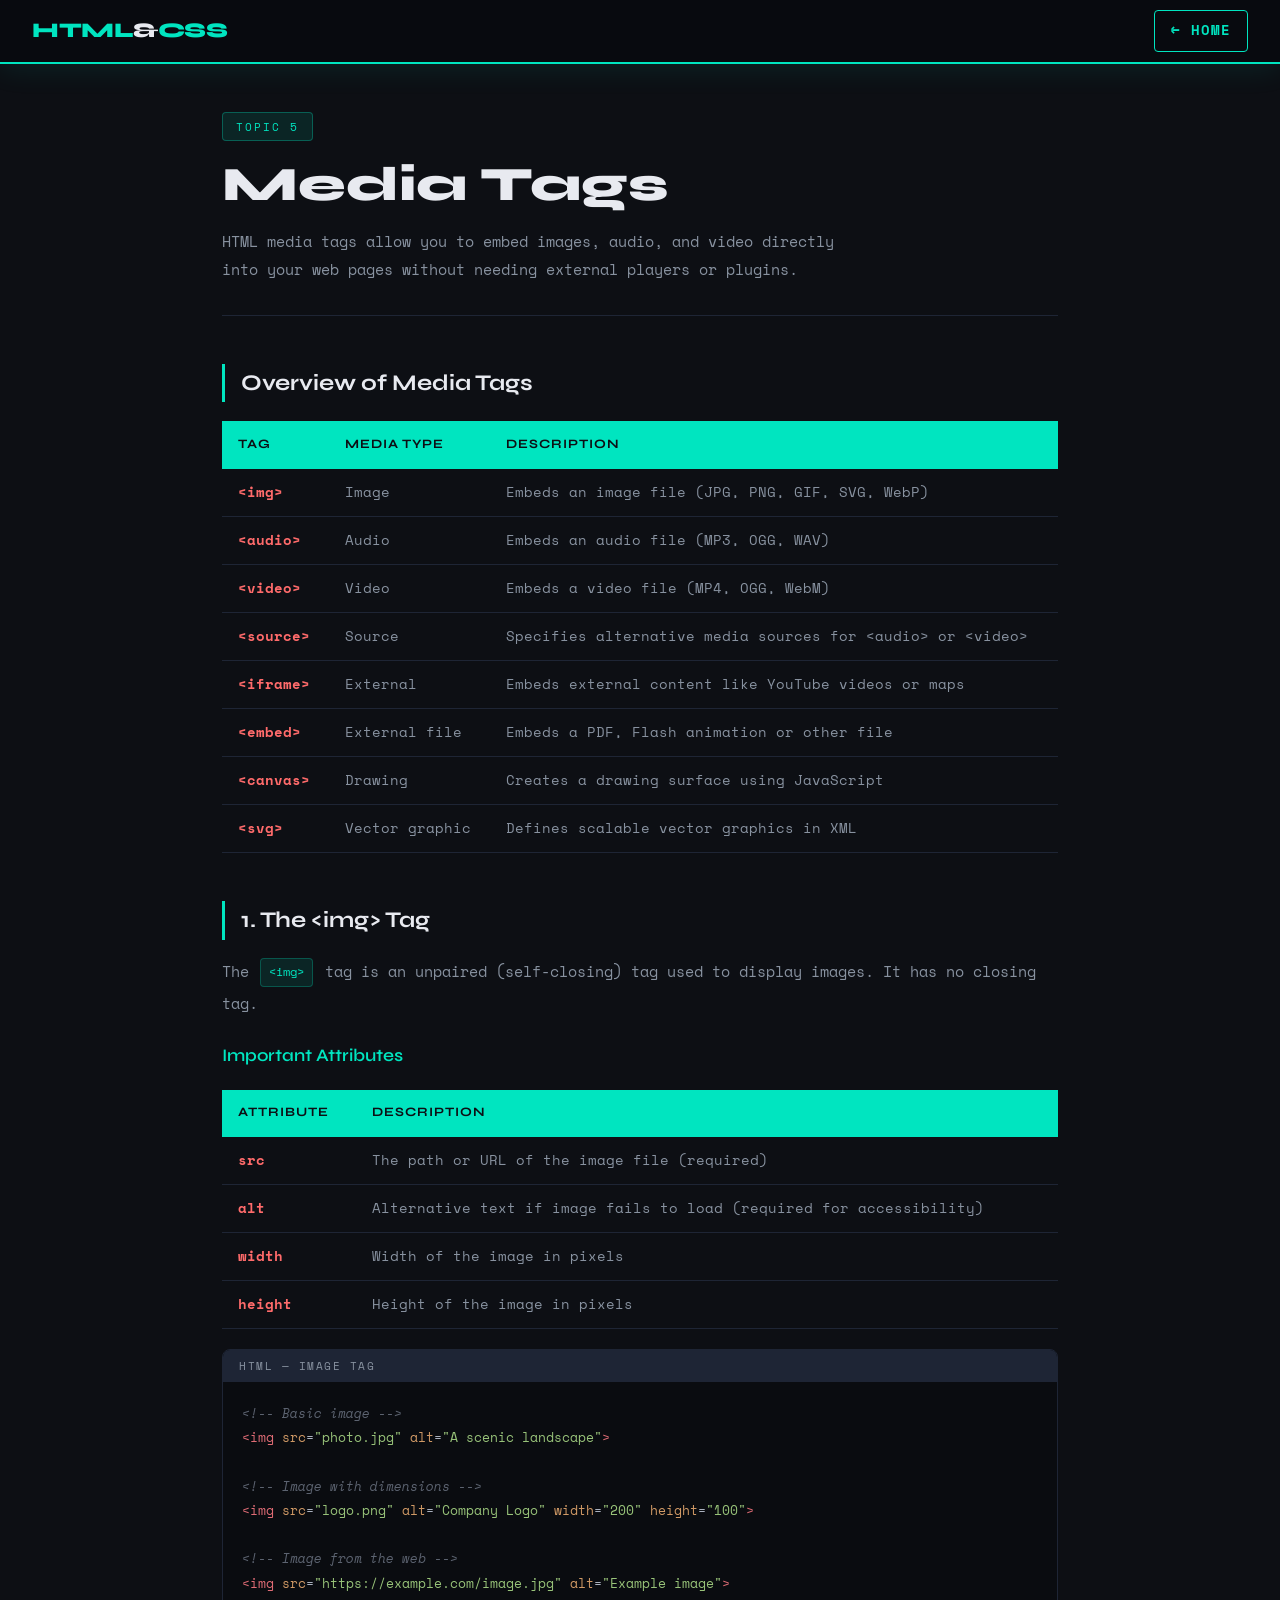
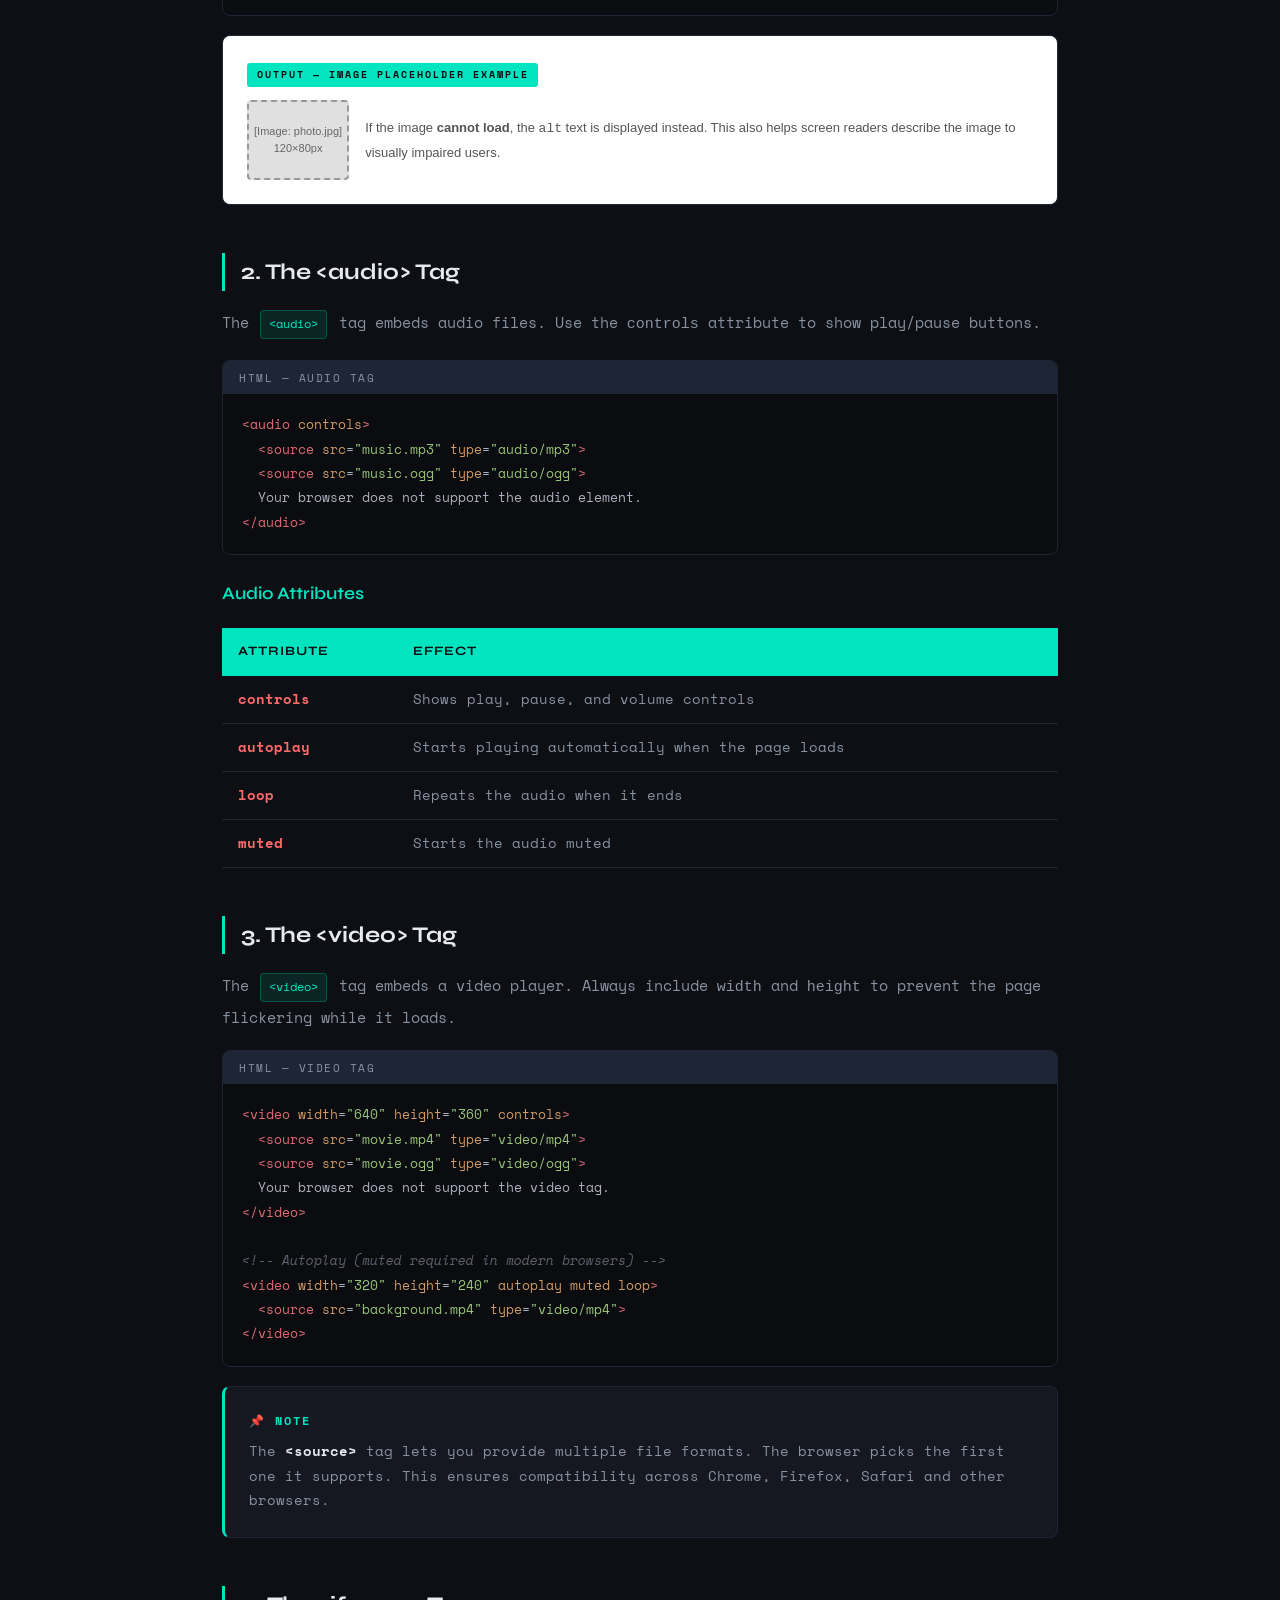
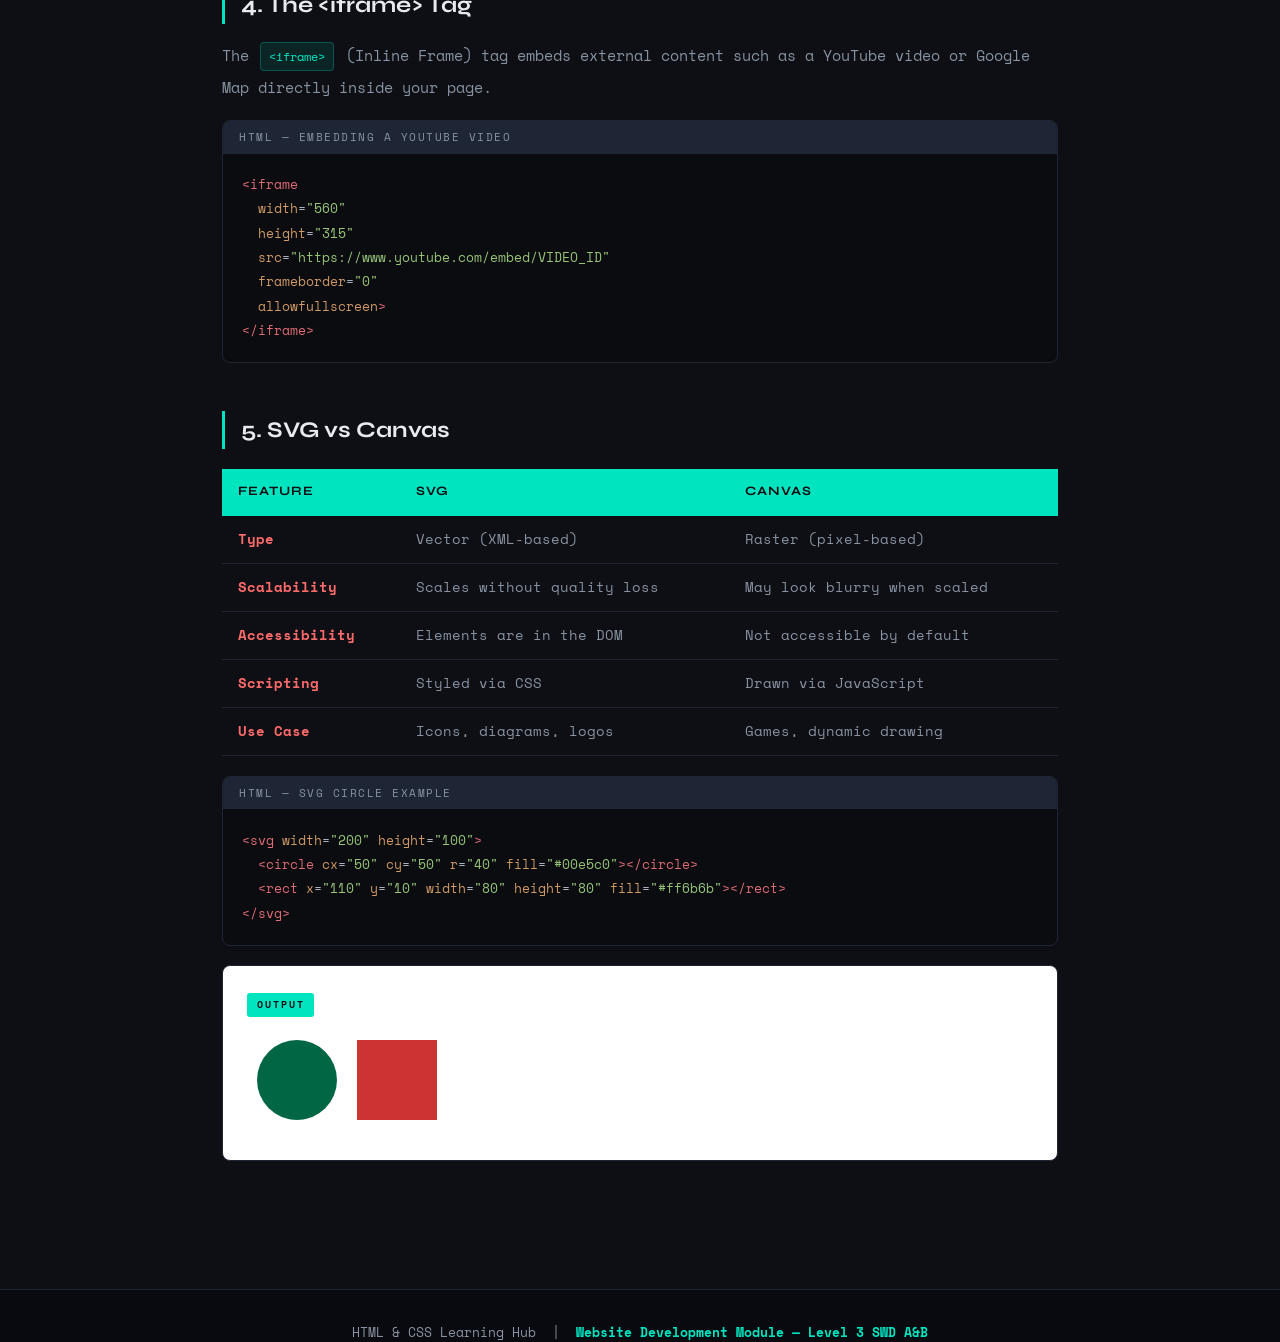
<file: media.html>
<!DOCTYPE html>
<html lang="en">
<head>
  <meta charset="UTF-8">
  <meta name="viewport" content="width=device-width, initial-scale=1.0">
  <title>Media Tags — HTML & CSS Hub</title>
  <link rel="stylesheet" type="text/css" href="style.css" />
</head>
<body>

  <nav>
    <a href="index.html" class="logo">HTML<span>&</span>CSS</a>
    <a href="index.html" class="home-link">← Home</a>
  </nav>

  <main class="page-wrapper">

    <header class="page-header">
      <span class="topic-tag">Topic 5</span>
      <h1>Media Tags</h1>
      <p class="lead">HTML media tags allow you to embed images, audio, and video directly into your web pages without needing external players or plugins.</p>
    </header>

    <!-- OVERVIEW -->
    <section class="content-section">
      <h2>Overview of Media Tags</h2>
      <table class="styled-table">
        <thead><tr><th>Tag</th><th>Media Type</th><th>Description</th></tr></thead>
        <tbody>
          <tr><td>&lt;img&gt;</td><td>Image</td><td>Embeds an image file (JPG, PNG, GIF, SVG, WebP)</td></tr>
          <tr><td>&lt;audio&gt;</td><td>Audio</td><td>Embeds an audio file (MP3, OGG, WAV)</td></tr>
          <tr><td>&lt;video&gt;</td><td>Video</td><td>Embeds a video file (MP4, OGG, WebM)</td></tr>
          <tr><td>&lt;source&gt;</td><td>Source</td><td>Specifies alternative media sources for &lt;audio&gt; or &lt;video&gt;</td></tr>
          <tr><td>&lt;iframe&gt;</td><td>External</td><td>Embeds external content like YouTube videos or maps</td></tr>
          <tr><td>&lt;embed&gt;</td><td>External file</td><td>Embeds a PDF, Flash animation or other file</td></tr>
          <tr><td>&lt;canvas&gt;</td><td>Drawing</td><td>Creates a drawing surface using JavaScript</td></tr>
          <tr><td>&lt;svg&gt;</td><td>Vector graphic</td><td>Defines scalable vector graphics in XML</td></tr>
        </tbody>
      </table>
    </section>

    <!-- IMAGE TAG -->
    <section class="content-section">
      <h2>1. The &lt;img&gt; Tag</h2>
      <p>The <span class="tag-pill">&lt;img&gt;</span> tag is an unpaired (self-closing) tag used to display images. It has no closing tag.</p>

      <h3>Important Attributes</h3>
      <table class="styled-table">
        <thead><tr><th>Attribute</th><th>Description</th></tr></thead>
        <tbody>
          <tr><td>src</td><td>The path or URL of the image file (required)</td></tr>
          <tr><td>alt</td><td>Alternative text if image fails to load (required for accessibility)</td></tr>
          <tr><td>width</td><td>Width of the image in pixels</td></tr>
          <tr><td>height</td><td>Height of the image in pixels</td></tr>
        </tbody>
      </table>

      <div class="code-block">
        <div class="code-label">HTML — Image Tag</div>
        <pre><code><span class="comment-color">&lt;!-- Basic image --&gt;</span>
<span class="tag-color">&lt;img</span> <span class="attr-color">src</span>=<span class="val-color">"photo.jpg"</span> <span class="attr-color">alt</span>=<span class="val-color">"A scenic landscape"</span><span class="tag-color">&gt;</span>

<span class="comment-color">&lt;!-- Image with dimensions --&gt;</span>
<span class="tag-color">&lt;img</span> <span class="attr-color">src</span>=<span class="val-color">"logo.png"</span> <span class="attr-color">alt</span>=<span class="val-color">"Company Logo"</span> <span class="attr-color">width</span>=<span class="val-color">"200"</span> <span class="attr-color">height</span>=<span class="val-color">"100"</span><span class="tag-color">&gt;</span>

<span class="comment-color">&lt;!-- Image from the web --&gt;</span>
<span class="tag-color">&lt;img</span> <span class="attr-color">src</span>=<span class="val-color">"https://example.com/image.jpg"</span> <span class="attr-color">alt</span>=<span class="val-color">"Example image"</span><span class="tag-color">&gt;</span></code></pre>
      </div>

      <div class="output-box">
        <span class="output-label">Output — Image Placeholder Example</span>
        <div class="output-content">
          <div style="display:flex; align-items:center; gap:16px; font-family:Arial; font-size:14px;">
            <div style="width:120px; height:80px; background:#e0e0e0; border:2px dashed #999; display:flex; align-items:center; justify-content:center; border-radius:4px; font-size:11px; color:#666; text-align:center;">
              [Image: photo.jpg]<br>120×80px
            </div>
            <div>
              <p style="margin:0; font-size:13px; color:#555;">If the image <strong>cannot load</strong>, the <code>alt</code> text is displayed instead. This also helps screen readers describe the image to visually impaired users.</p>
            </div>
          </div>
        </div>
      </div>
    </section>

    <!-- AUDIO TAG -->
    <section class="content-section">
      <h2>2. The &lt;audio&gt; Tag</h2>
      <p>The <span class="tag-pill">&lt;audio&gt;</span> tag embeds audio files. Use the <code>controls</code> attribute to show play/pause buttons.</p>

      <div class="code-block">
        <div class="code-label">HTML — Audio Tag</div>
        <pre><code><span class="tag-color">&lt;audio</span> <span class="attr-color">controls</span><span class="tag-color">&gt;</span>
  <span class="tag-color">&lt;source</span> <span class="attr-color">src</span>=<span class="val-color">"music.mp3"</span> <span class="attr-color">type</span>=<span class="val-color">"audio/mp3"</span><span class="tag-color">&gt;</span>
  <span class="tag-color">&lt;source</span> <span class="attr-color">src</span>=<span class="val-color">"music.ogg"</span> <span class="attr-color">type</span>=<span class="val-color">"audio/ogg"</span><span class="tag-color">&gt;</span>
  Your browser does not support the audio element.
<span class="tag-color">&lt;/audio&gt;</span></code></pre>
      </div>

      <h3>Audio Attributes</h3>
      <table class="styled-table">
        <thead><tr><th>Attribute</th><th>Effect</th></tr></thead>
        <tbody>
          <tr><td>controls</td><td>Shows play, pause, and volume controls</td></tr>
          <tr><td>autoplay</td><td>Starts playing automatically when the page loads</td></tr>
          <tr><td>loop</td><td>Repeats the audio when it ends</td></tr>
          <tr><td>muted</td><td>Starts the audio muted</td></tr>
        </tbody>
      </table>
    </section>

    <!-- VIDEO TAG -->
    <section class="content-section">
      <h2>3. The &lt;video&gt; Tag</h2>
      <p>The <span class="tag-pill">&lt;video&gt;</span> tag embeds a video player. Always include <code>width</code> and <code>height</code> to prevent the page flickering while it loads.</p>

      <div class="code-block">
        <div class="code-label">HTML — Video Tag</div>
        <pre><code><span class="tag-color">&lt;video</span> <span class="attr-color">width</span>=<span class="val-color">"640"</span> <span class="attr-color">height</span>=<span class="val-color">"360"</span> <span class="attr-color">controls</span><span class="tag-color">&gt;</span>
  <span class="tag-color">&lt;source</span> <span class="attr-color">src</span>=<span class="val-color">"movie.mp4"</span> <span class="attr-color">type</span>=<span class="val-color">"video/mp4"</span><span class="tag-color">&gt;</span>
  <span class="tag-color">&lt;source</span> <span class="attr-color">src</span>=<span class="val-color">"movie.ogg"</span> <span class="attr-color">type</span>=<span class="val-color">"video/ogg"</span><span class="tag-color">&gt;</span>
  Your browser does not support the video tag.
<span class="tag-color">&lt;/video&gt;</span>

<span class="comment-color">&lt;!-- Autoplay (muted required in modern browsers) --&gt;</span>
<span class="tag-color">&lt;video</span> <span class="attr-color">width</span>=<span class="val-color">"320"</span> <span class="attr-color">height</span>=<span class="val-color">"240"</span> <span class="attr-color">autoplay</span> <span class="attr-color">muted</span> <span class="attr-color">loop</span><span class="tag-color">&gt;</span>
  <span class="tag-color">&lt;source</span> <span class="attr-color">src</span>=<span class="val-color">"background.mp4"</span> <span class="attr-color">type</span>=<span class="val-color">"video/mp4"</span><span class="tag-color">&gt;</span>
<span class="tag-color">&lt;/video&gt;</span></code></pre>
      </div>

      <div class="info-card note">
        <div class="card-title">📌 Note</div>
        <p style="margin:0; color:var(--text-muted); font-size:0.85rem;">The <strong style="color:var(--text-primary);">&lt;source&gt;</strong> tag lets you provide multiple file formats. The browser picks the first one it supports. This ensures compatibility across Chrome, Firefox, Safari and other browsers.</p>
      </div>
    </section>

    <!-- IFRAME -->
    <section class="content-section">
      <h2>4. The &lt;iframe&gt; Tag</h2>
      <p>The <span class="tag-pill">&lt;iframe&gt;</span> (Inline Frame) tag embeds external content such as a YouTube video or Google Map directly inside your page.</p>

      <div class="code-block">
        <div class="code-label">HTML — Embedding a YouTube Video</div>
        <pre><code><span class="tag-color">&lt;iframe</span>
  <span class="attr-color">width</span>=<span class="val-color">"560"</span>
  <span class="attr-color">height</span>=<span class="val-color">"315"</span>
  <span class="attr-color">src</span>=<span class="val-color">"https://www.youtube.com/embed/VIDEO_ID"</span>
  <span class="attr-color">frameborder</span>=<span class="val-color">"0"</span>
  <span class="attr-color">allowfullscreen</span><span class="tag-color">&gt;</span>
<span class="tag-color">&lt;/iframe&gt;</span></code></pre>
      </div>
    </section>

    <!-- SVG AND CANVAS -->
    <section class="content-section">
      <h2>5. SVG vs Canvas</h2>
      <table class="styled-table">
        <thead><tr><th>Feature</th><th>SVG</th><th>Canvas</th></tr></thead>
        <tbody>
          <tr><td>Type</td><td>Vector (XML-based)</td><td>Raster (pixel-based)</td></tr>
          <tr><td>Scalability</td><td>Scales without quality loss</td><td>May look blurry when scaled</td></tr>
          <tr><td>Accessibility</td><td>Elements are in the DOM</td><td>Not accessible by default</td></tr>
          <tr><td>Scripting</td><td>Styled via CSS</td><td>Drawn via JavaScript</td></tr>
          <tr><td>Use Case</td><td>Icons, diagrams, logos</td><td>Games, dynamic drawing</td></tr>
        </tbody>
      </table>

      <div class="code-block">
        <div class="code-label">HTML — SVG Circle Example</div>
        <pre><code><span class="tag-color">&lt;svg</span> <span class="attr-color">width</span>=<span class="val-color">"200"</span> <span class="attr-color">height</span>=<span class="val-color">"100"</span><span class="tag-color">&gt;</span>
  <span class="tag-color">&lt;circle</span> <span class="attr-color">cx</span>=<span class="val-color">"50"</span> <span class="attr-color">cy</span>=<span class="val-color">"50"</span> <span class="attr-color">r</span>=<span class="val-color">"40"</span> <span class="attr-color">fill</span>=<span class="val-color">"#00e5c0"</span><span class="tag-color">&gt;&lt;/circle&gt;</span>
  <span class="tag-color">&lt;rect</span> <span class="attr-color">x</span>=<span class="val-color">"110"</span> <span class="attr-color">y</span>=<span class="val-color">"10"</span> <span class="attr-color">width</span>=<span class="val-color">"80"</span> <span class="attr-color">height</span>=<span class="val-color">"80"</span> <span class="attr-color">fill</span>=<span class="val-color">"#ff6b6b"</span><span class="tag-color">&gt;&lt;/rect&gt;</span>
<span class="tag-color">&lt;/svg&gt;</span></code></pre>
      </div>

      <div class="output-box">
        <span class="output-label">Output</span>
        <div class="output-content">
          <svg width="200" height="100">
            <circle cx="50" cy="50" r="40" fill="#006644"></circle>
            <rect x="110" y="10" width="80" height="80" fill="#cc3333"></rect>
          </svg>
        </div>
      </div>
    </section>

  </main>

  <footer>
    <div class="footer-inner">
      <p>HTML &amp; CSS Learning Hub &nbsp;|&nbsp; <strong>Website Development Module — Level 3 SWD A&amp;B</strong></p>
    </div>
  </footer>

</body>
</html>
</file>
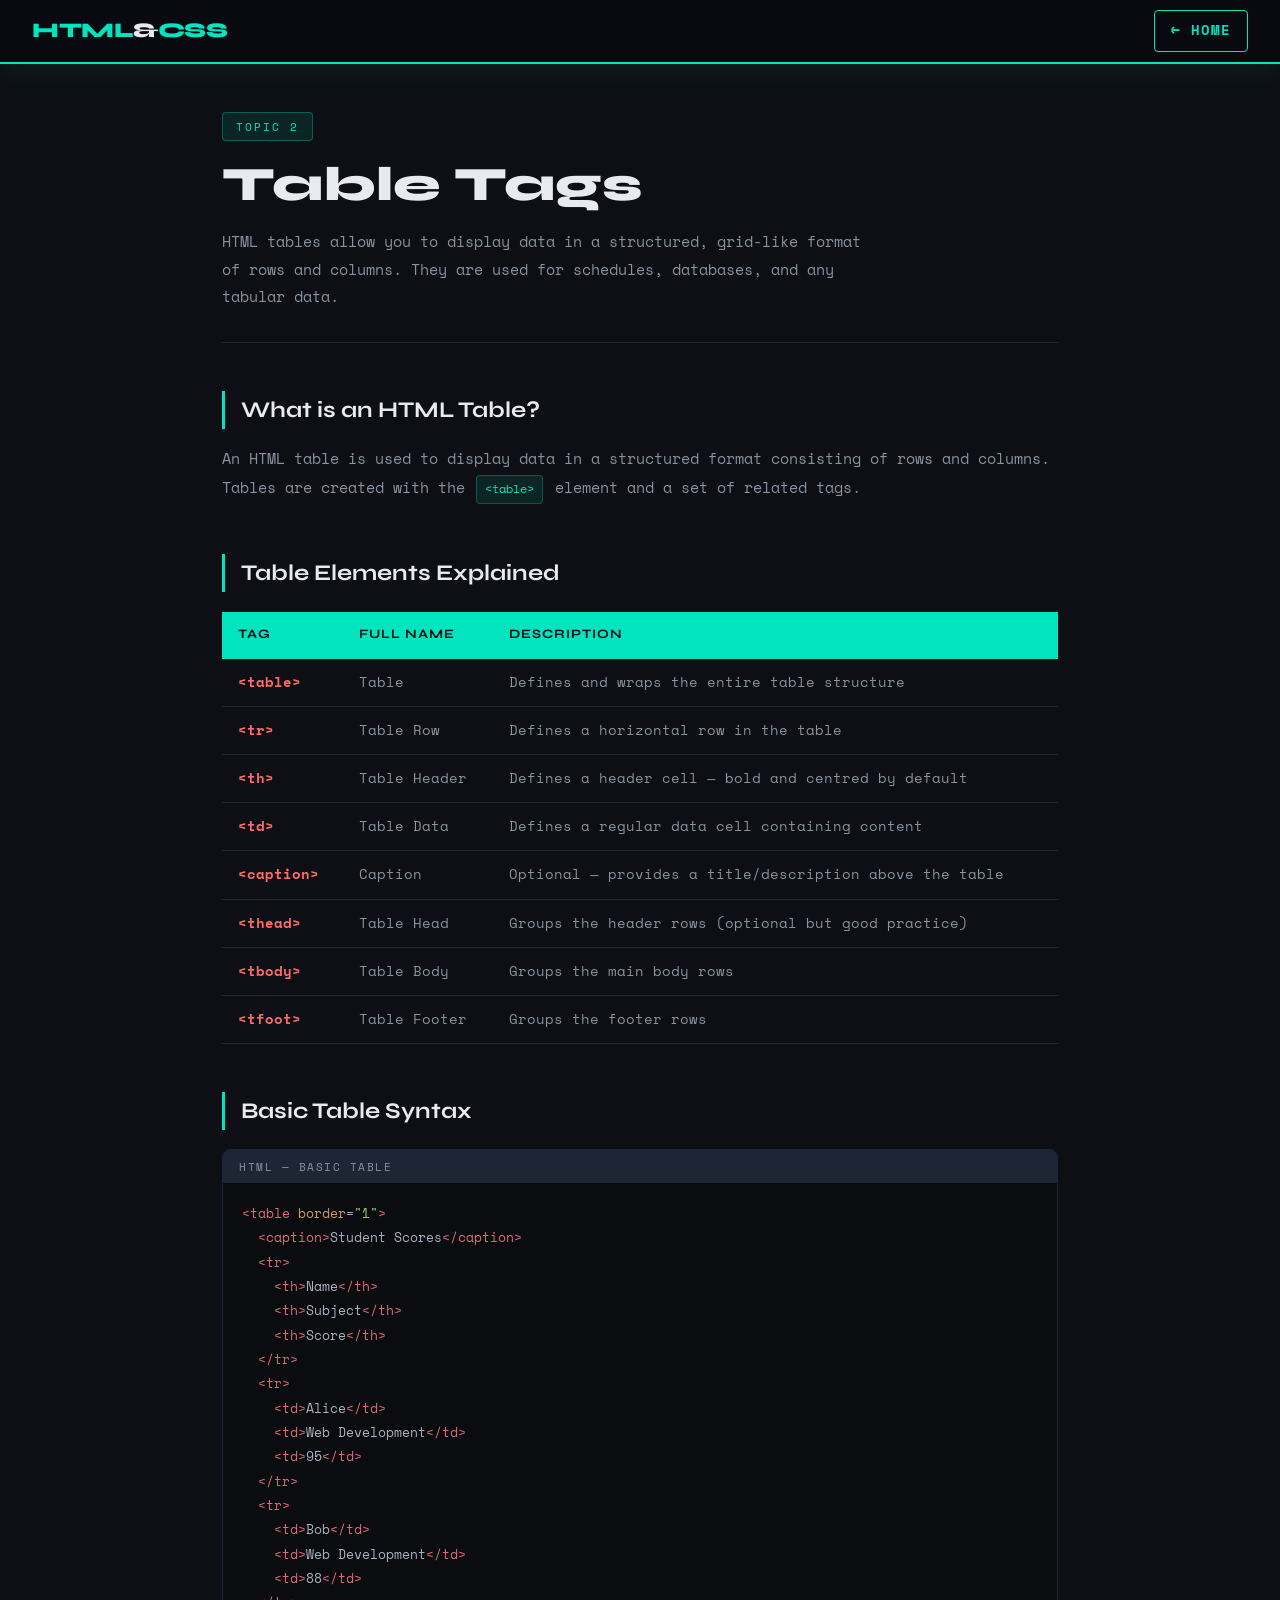
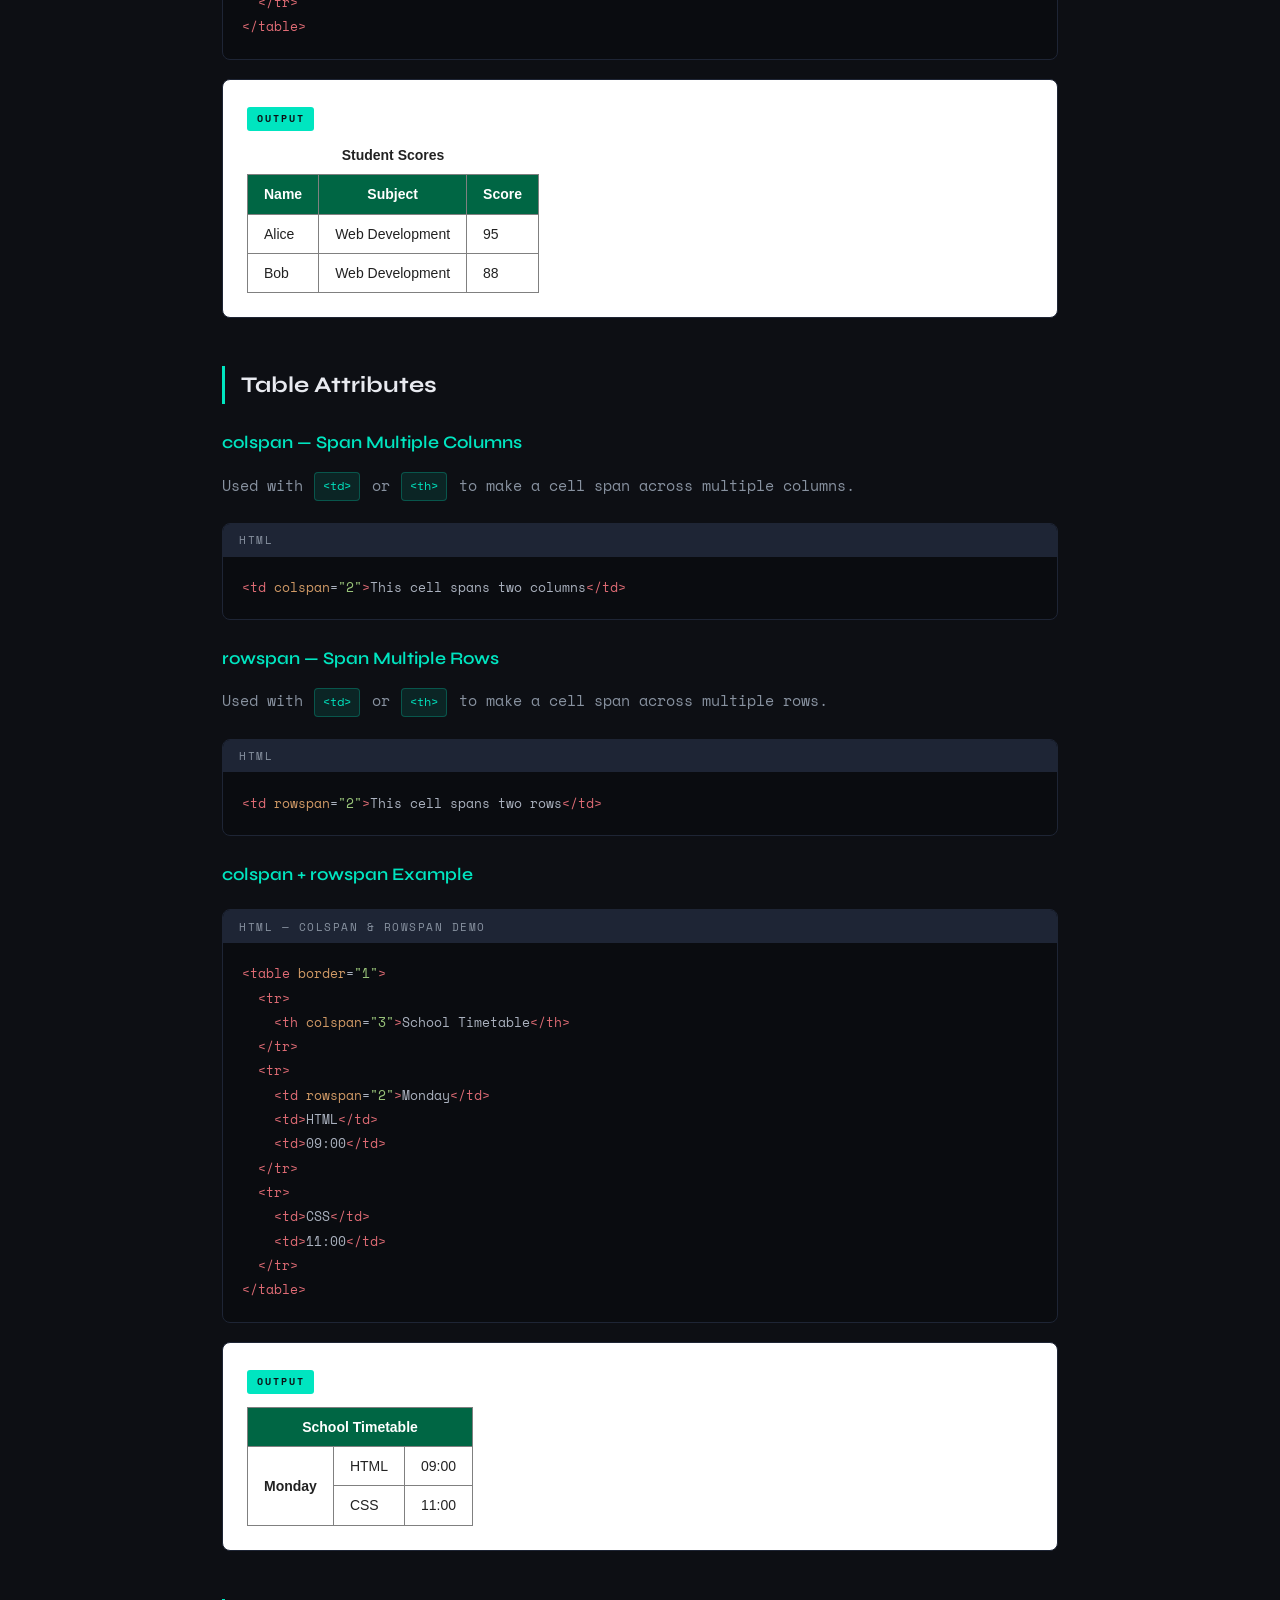
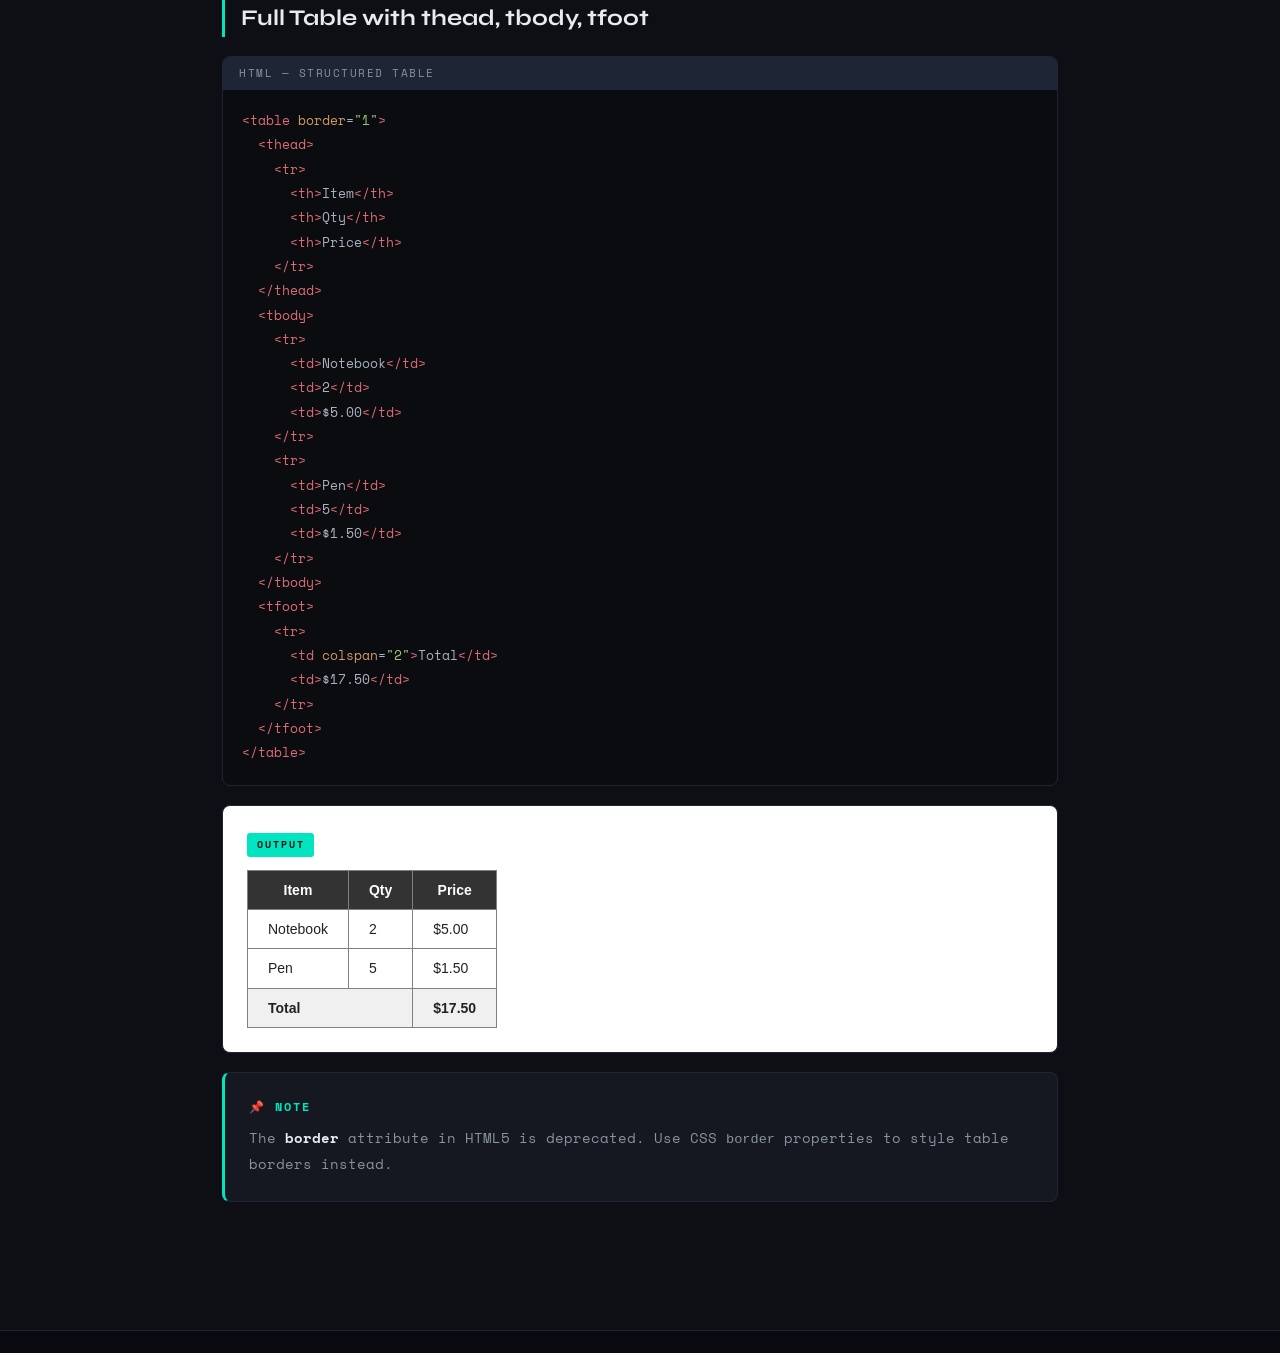
<file: tables.html>
<!DOCTYPE html>
<html lang="en">
<head>
  <meta charset="UTF-8">
  <meta name="viewport" content="width=device-width, initial-scale=1.0">
  <title>Table Tags — HTML & CSS Hub</title>
  <link rel="stylesheet" type="text/css" href="style.css" />
</head>
<body>

  <nav>
    <a href="index.html" class="logo">HTML<span>&</span>CSS</a>
    <a href="index.html" class="home-link">← Home</a>
  </nav>

  <main class="page-wrapper">

    <header class="page-header">
      <span class="topic-tag">Topic 2</span>
      <h1>Table Tags</h1>
      <p class="lead">HTML tables allow you to display data in a structured, grid-like format of rows and columns. They are used for schedules, databases, and any tabular data.</p>
    </header>

    <!-- WHAT IS A TABLE -->
    <section class="content-section">
      <h2>What is an HTML Table?</h2>
      <p>An HTML table is used to display data in a structured format consisting of rows and columns. Tables are created with the <span class="tag-pill">&lt;table&gt;</span> element and a set of related tags.</p>
    </section>

    <!-- TABLE ELEMENTS -->
    <section class="content-section">
      <h2>Table Elements Explained</h2>
      <table class="styled-table">
        <thead>
          <tr>
            <th>Tag</th>
            <th>Full Name</th>
            <th>Description</th>
          </tr>
        </thead>
        <tbody>
          <tr><td>&lt;table&gt;</td><td>Table</td><td>Defines and wraps the entire table structure</td></tr>
          <tr><td>&lt;tr&gt;</td><td>Table Row</td><td>Defines a horizontal row in the table</td></tr>
          <tr><td>&lt;th&gt;</td><td>Table Header</td><td>Defines a header cell — bold and centred by default</td></tr>
          <tr><td>&lt;td&gt;</td><td>Table Data</td><td>Defines a regular data cell containing content</td></tr>
          <tr><td>&lt;caption&gt;</td><td>Caption</td><td>Optional — provides a title/description above the table</td></tr>
          <tr><td>&lt;thead&gt;</td><td>Table Head</td><td>Groups the header rows (optional but good practice)</td></tr>
          <tr><td>&lt;tbody&gt;</td><td>Table Body</td><td>Groups the main body rows</td></tr>
          <tr><td>&lt;tfoot&gt;</td><td>Table Footer</td><td>Groups the footer rows</td></tr>
        </tbody>
      </table>
    </section>

    <!-- BASIC SYNTAX -->
    <section class="content-section">
      <h2>Basic Table Syntax</h2>

      <div class="code-block">
        <div class="code-label">HTML — Basic Table</div>
        <pre><code><span class="tag-color">&lt;table</span> <span class="attr-color">border</span>=<span class="val-color">"1"</span><span class="tag-color">&gt;</span>
  <span class="tag-color">&lt;caption&gt;</span>Student Scores<span class="tag-color">&lt;/caption&gt;</span>
  <span class="tag-color">&lt;tr&gt;</span>
    <span class="tag-color">&lt;th&gt;</span>Name<span class="tag-color">&lt;/th&gt;</span>
    <span class="tag-color">&lt;th&gt;</span>Subject<span class="tag-color">&lt;/th&gt;</span>
    <span class="tag-color">&lt;th&gt;</span>Score<span class="tag-color">&lt;/th&gt;</span>
  <span class="tag-color">&lt;/tr&gt;</span>
  <span class="tag-color">&lt;tr&gt;</span>
    <span class="tag-color">&lt;td&gt;</span>Alice<span class="tag-color">&lt;/td&gt;</span>
    <span class="tag-color">&lt;td&gt;</span>Web Development<span class="tag-color">&lt;/td&gt;</span>
    <span class="tag-color">&lt;td&gt;</span>95<span class="tag-color">&lt;/td&gt;</span>
  <span class="tag-color">&lt;/tr&gt;</span>
  <span class="tag-color">&lt;tr&gt;</span>
    <span class="tag-color">&lt;td&gt;</span>Bob<span class="tag-color">&lt;/td&gt;</span>
    <span class="tag-color">&lt;td&gt;</span>Web Development<span class="tag-color">&lt;/td&gt;</span>
    <span class="tag-color">&lt;td&gt;</span>88<span class="tag-color">&lt;/td&gt;</span>
  <span class="tag-color">&lt;/tr&gt;</span>
<span class="tag-color">&lt;/table&gt;</span></code></pre>
      </div>

      <div class="output-box">
        <span class="output-label">Output</span>
        <div class="output-content">
          <table border="1" cellpadding="8" cellspacing="0" style="border-collapse:collapse; font-family:Arial; font-size:14px;">
            <caption style="font-weight:bold; margin-bottom:8px;">Student Scores</caption>
            <tr>
              <th style="background:#006644; color:white; padding:8px 16px;">Name</th>
              <th style="background:#006644; color:white; padding:8px 16px;">Subject</th>
              <th style="background:#006644; color:white; padding:8px 16px;">Score</th>
            </tr>
            <tr>
              <td style="padding:8px 16px;">Alice</td>
              <td style="padding:8px 16px;">Web Development</td>
              <td style="padding:8px 16px;">95</td>
            </tr>
            <tr>
              <td style="padding:8px 16px;">Bob</td>
              <td style="padding:8px 16px;">Web Development</td>
              <td style="padding:8px 16px;">88</td>
            </tr>
          </table>
        </div>
      </div>
    </section>

    <!-- TABLE ATTRIBUTES -->
    <section class="content-section">
      <h2>Table Attributes</h2>

      <h3>colspan — Span Multiple Columns</h3>
      <p>Used with <span class="tag-pill">&lt;td&gt;</span> or <span class="tag-pill">&lt;th&gt;</span> to make a cell span across multiple columns.</p>
      <div class="code-block">
        <div class="code-label">HTML</div>
        <pre><code><span class="tag-color">&lt;td</span> <span class="attr-color">colspan</span>=<span class="val-color">"2"</span><span class="tag-color">&gt;</span>This cell spans two columns<span class="tag-color">&lt;/td&gt;</span></code></pre>
      </div>

      <h3>rowspan — Span Multiple Rows</h3>
      <p>Used with <span class="tag-pill">&lt;td&gt;</span> or <span class="tag-pill">&lt;th&gt;</span> to make a cell span across multiple rows.</p>
      <div class="code-block">
        <div class="code-label">HTML</div>
        <pre><code><span class="tag-color">&lt;td</span> <span class="attr-color">rowspan</span>=<span class="val-color">"2"</span><span class="tag-color">&gt;</span>This cell spans two rows<span class="tag-color">&lt;/td&gt;</span></code></pre>
      </div>

      <h3>colspan + rowspan Example</h3>
      <div class="code-block">
        <div class="code-label">HTML — colspan & rowspan Demo</div>
        <pre><code><span class="tag-color">&lt;table</span> <span class="attr-color">border</span>=<span class="val-color">"1"</span><span class="tag-color">&gt;</span>
  <span class="tag-color">&lt;tr&gt;</span>
    <span class="tag-color">&lt;th</span> <span class="attr-color">colspan</span>=<span class="val-color">"3"</span><span class="tag-color">&gt;</span>School Timetable<span class="tag-color">&lt;/th&gt;</span>
  <span class="tag-color">&lt;/tr&gt;</span>
  <span class="tag-color">&lt;tr&gt;</span>
    <span class="tag-color">&lt;td</span> <span class="attr-color">rowspan</span>=<span class="val-color">"2"</span><span class="tag-color">&gt;</span>Monday<span class="tag-color">&lt;/td&gt;</span>
    <span class="tag-color">&lt;td&gt;</span>HTML<span class="tag-color">&lt;/td&gt;</span>
    <span class="tag-color">&lt;td&gt;</span>09:00<span class="tag-color">&lt;/td&gt;</span>
  <span class="tag-color">&lt;/tr&gt;</span>
  <span class="tag-color">&lt;tr&gt;</span>
    <span class="tag-color">&lt;td&gt;</span>CSS<span class="tag-color">&lt;/td&gt;</span>
    <span class="tag-color">&lt;td&gt;</span>11:00<span class="tag-color">&lt;/td&gt;</span>
  <span class="tag-color">&lt;/tr&gt;</span>
<span class="tag-color">&lt;/table&gt;</span></code></pre>
      </div>

      <div class="output-box">
        <span class="output-label">Output</span>
        <div class="output-content">
          <table border="1" cellpadding="8" cellspacing="0" style="border-collapse:collapse; font-family:Arial; font-size:14px;">
            <tr>
              <th colspan="3" style="background:#006644; color:white; padding:8px 24px; text-align:center;">School Timetable</th>
            </tr>
            <tr>
              <td rowspan="2" style="padding:8px 16px; vertical-align:middle; font-weight:bold;">Monday</td>
              <td style="padding:8px 16px;">HTML</td>
              <td style="padding:8px 16px;">09:00</td>
            </tr>
            <tr>
              <td style="padding:8px 16px;">CSS</td>
              <td style="padding:8px 16px;">11:00</td>
            </tr>
          </table>
        </div>
      </div>
    </section>

    <!-- FULL TABLE EXAMPLE WITH THEAD TBODY TFOOT -->
    <section class="content-section">
      <h2>Full Table with thead, tbody, tfoot</h2>
      <div class="code-block">
        <div class="code-label">HTML — Structured Table</div>
        <pre><code><span class="tag-color">&lt;table</span> <span class="attr-color">border</span>=<span class="val-color">"1"</span><span class="tag-color">&gt;</span>
  <span class="tag-color">&lt;thead&gt;</span>
    <span class="tag-color">&lt;tr&gt;</span>
      <span class="tag-color">&lt;th&gt;</span>Item<span class="tag-color">&lt;/th&gt;</span>
      <span class="tag-color">&lt;th&gt;</span>Qty<span class="tag-color">&lt;/th&gt;</span>
      <span class="tag-color">&lt;th&gt;</span>Price<span class="tag-color">&lt;/th&gt;</span>
    <span class="tag-color">&lt;/tr&gt;</span>
  <span class="tag-color">&lt;/thead&gt;</span>
  <span class="tag-color">&lt;tbody&gt;</span>
    <span class="tag-color">&lt;tr&gt;</span>
      <span class="tag-color">&lt;td&gt;</span>Notebook<span class="tag-color">&lt;/td&gt;</span>
      <span class="tag-color">&lt;td&gt;</span>2<span class="tag-color">&lt;/td&gt;</span>
      <span class="tag-color">&lt;td&gt;</span>$5.00<span class="tag-color">&lt;/td&gt;</span>
    <span class="tag-color">&lt;/tr&gt;</span>
    <span class="tag-color">&lt;tr&gt;</span>
      <span class="tag-color">&lt;td&gt;</span>Pen<span class="tag-color">&lt;/td&gt;</span>
      <span class="tag-color">&lt;td&gt;</span>5<span class="tag-color">&lt;/td&gt;</span>
      <span class="tag-color">&lt;td&gt;</span>$1.50<span class="tag-color">&lt;/td&gt;</span>
    <span class="tag-color">&lt;/tr&gt;</span>
  <span class="tag-color">&lt;/tbody&gt;</span>
  <span class="tag-color">&lt;tfoot&gt;</span>
    <span class="tag-color">&lt;tr&gt;</span>
      <span class="tag-color">&lt;td</span> <span class="attr-color">colspan</span>=<span class="val-color">"2"</span><span class="tag-color">&gt;</span>Total<span class="tag-color">&lt;/td&gt;</span>
      <span class="tag-color">&lt;td&gt;</span>$17.50<span class="tag-color">&lt;/td&gt;</span>
    <span class="tag-color">&lt;/tr&gt;</span>
  <span class="tag-color">&lt;/tfoot&gt;</span>
<span class="tag-color">&lt;/table&gt;</span></code></pre>
      </div>

      <div class="output-box">
        <span class="output-label">Output</span>
        <div class="output-content">
          <table border="1" cellpadding="8" cellspacing="0" style="border-collapse:collapse; font-family:Arial; font-size:14px;">
            <thead>
              <tr>
                <th style="background:#333; color:white; padding:8px 20px;">Item</th>
                <th style="background:#333; color:white; padding:8px 20px;">Qty</th>
                <th style="background:#333; color:white; padding:8px 20px;">Price</th>
              </tr>
            </thead>
            <tbody>
              <tr><td style="padding:8px 20px;">Notebook</td><td style="padding:8px 20px;">2</td><td style="padding:8px 20px;">$5.00</td></tr>
              <tr><td style="padding:8px 20px;">Pen</td><td style="padding:8px 20px;">5</td><td style="padding:8px 20px;">$1.50</td></tr>
            </tbody>
            <tfoot>
              <tr>
                <td colspan="2" style="padding:8px 20px; font-weight:bold; background:#f0f0f0;">Total</td>
                <td style="padding:8px 20px; font-weight:bold; background:#f0f0f0;">$17.50</td>
              </tr>
            </tfoot>
          </table>
        </div>
      </div>

      <div class="info-card note">
        <div class="card-title">📌 Note</div>
        <p style="margin:0; color:var(--text-muted); font-size:0.85rem;">The <strong style="color:var(--text-primary);">border</strong> attribute in HTML5 is deprecated. Use CSS <code>border</code> properties to style table borders instead.</p>
      </div>
    </section>

  </main>

  <footer>
    <div class="footer-inner">
      <p>HTML &amp; CSS Learning Hub &nbsp;|&nbsp; <strong>Website Development Module — Level 3 SWD A&amp;B</strong></p>
    </div>
  </footer>

</body>
</html>
</file>
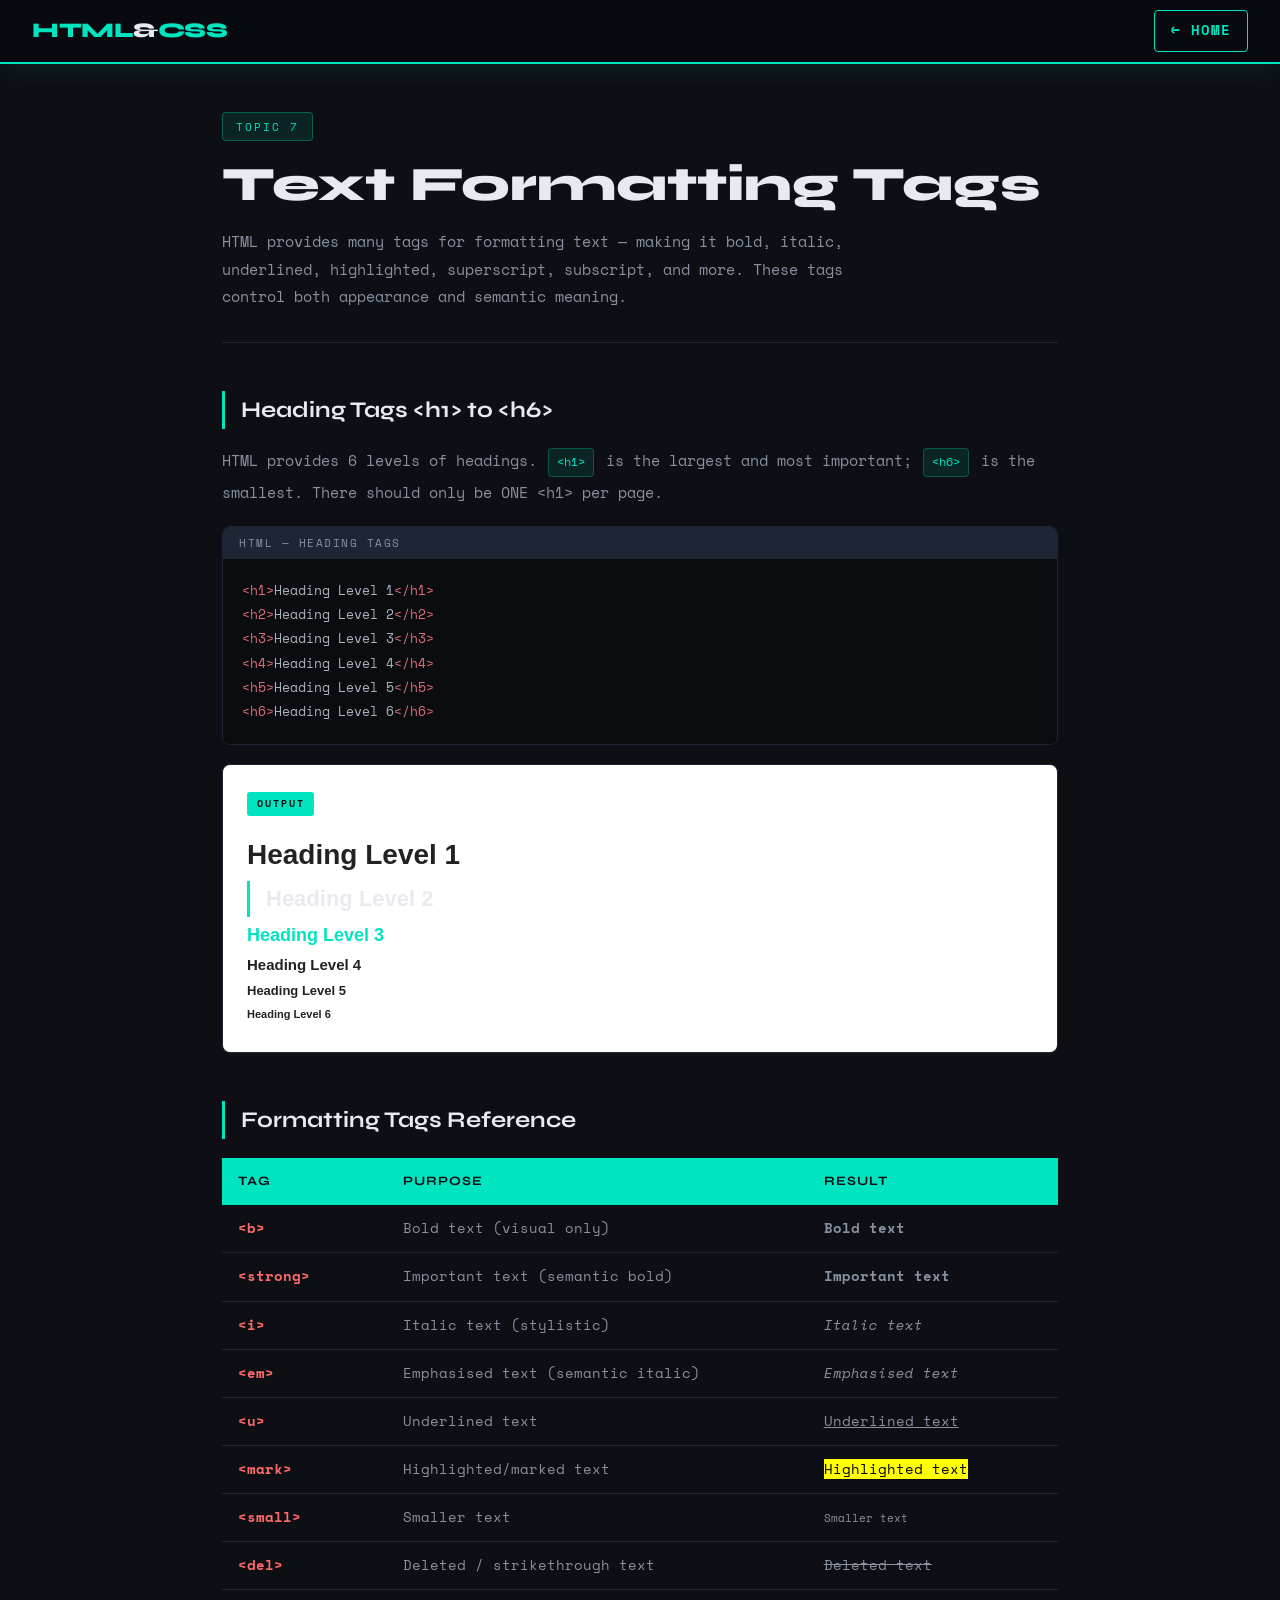
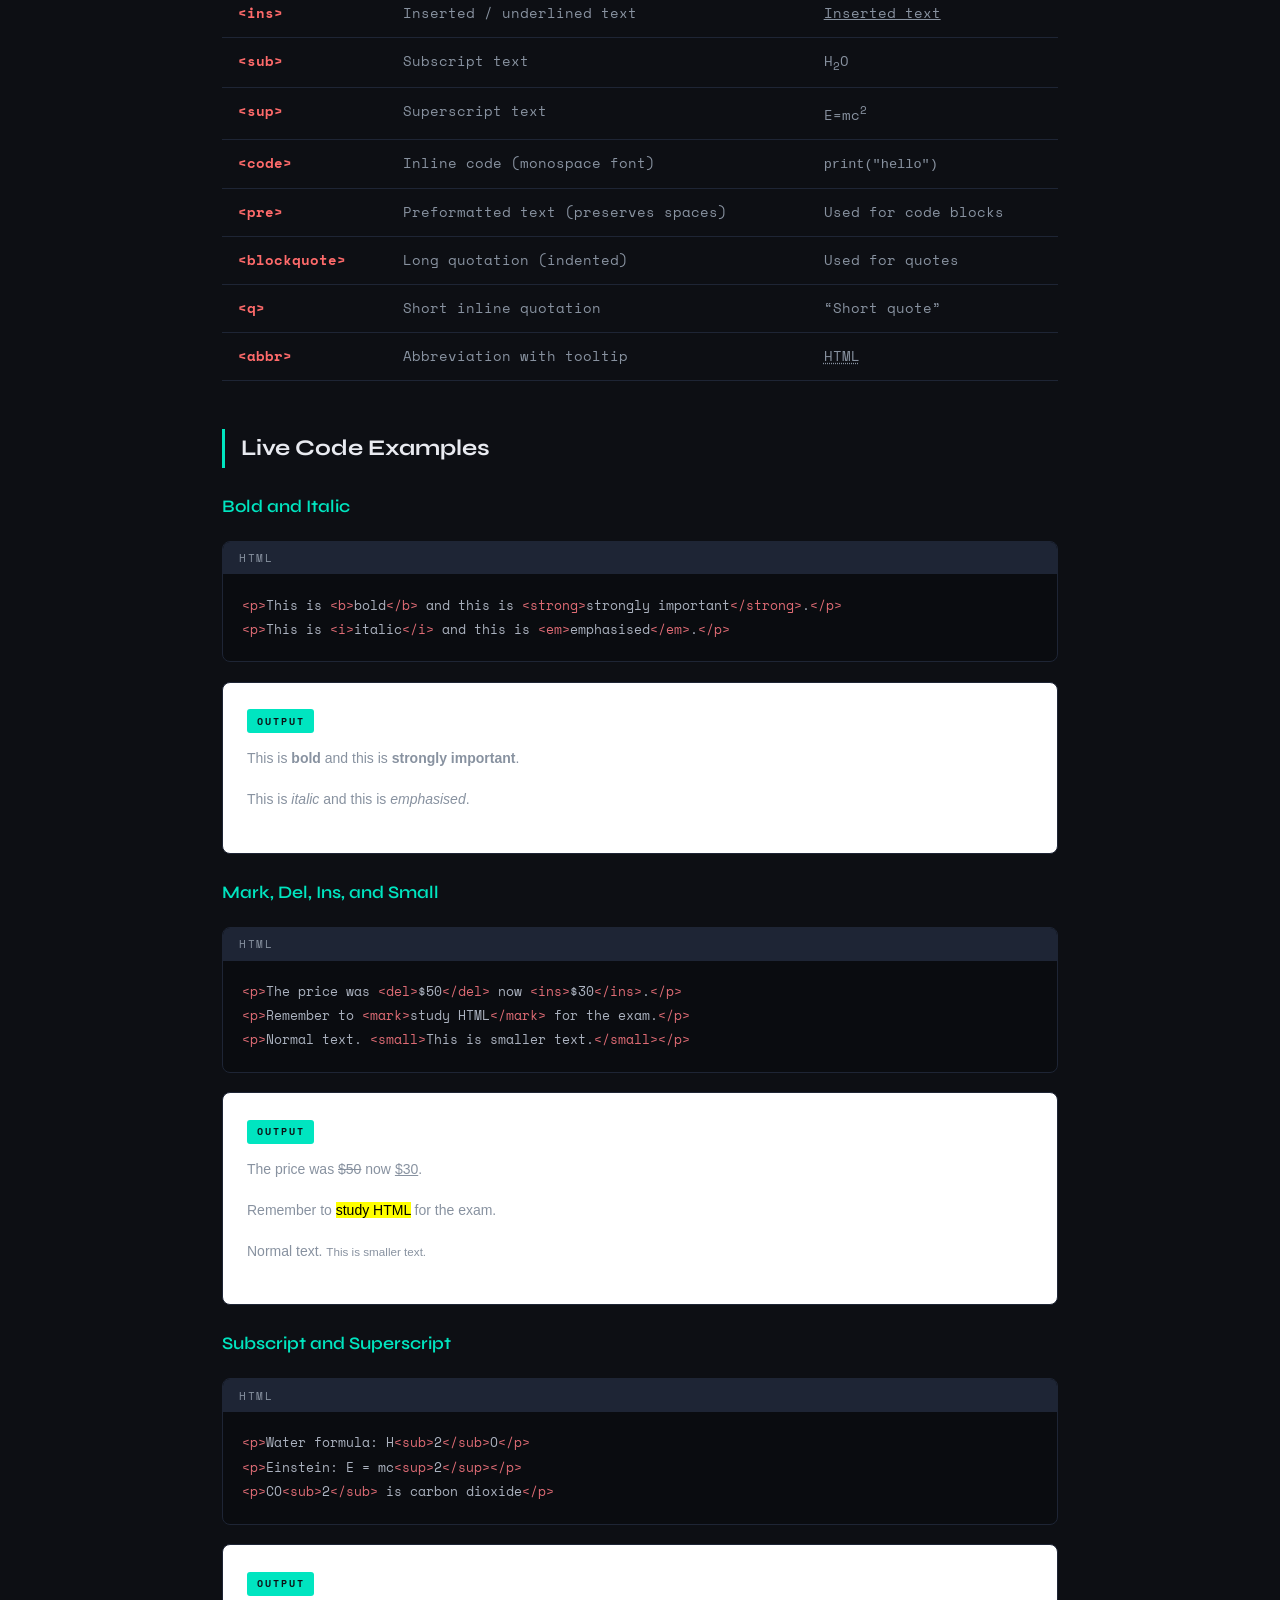
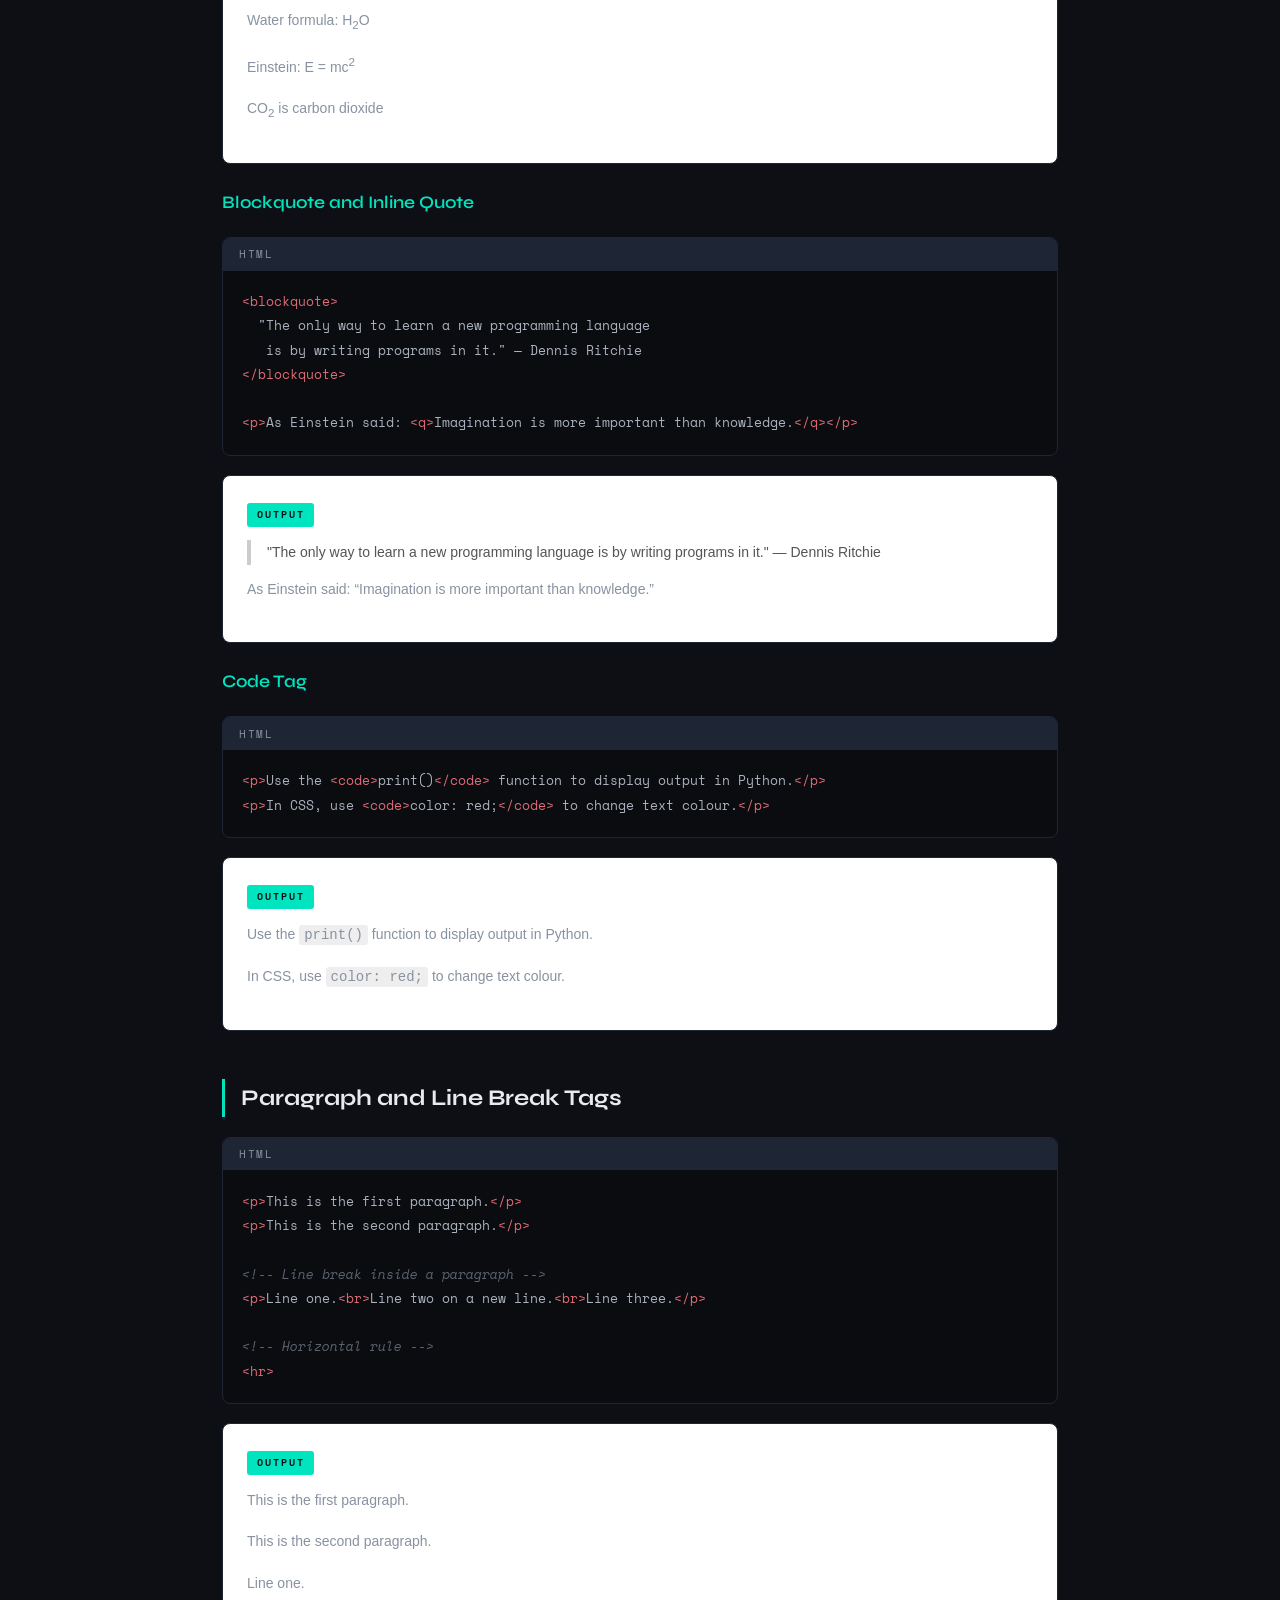
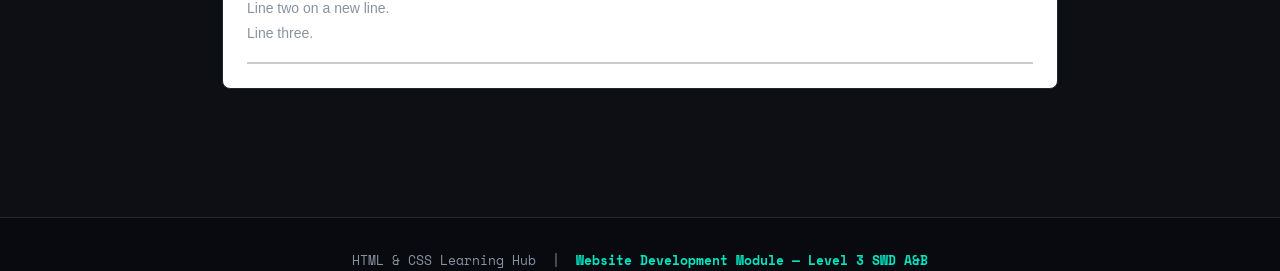
<file: text-formatting.html>
<!DOCTYPE html>
<html lang="en">
<head>
  <meta charset="UTF-8">
  <meta name="viewport" content="width=device-width, initial-scale=1.0">
  <title>Text Formatting Tags — HTML & CSS Hub</title>
  <link rel="stylesheet" type="text/css" href="style.css" />
</head>
<body>

  <nav>
    <a href="index.html" class="logo">HTML<span>&</span>CSS</a>
    <a href="index.html" class="home-link">← Home</a>
  </nav>

  <main class="page-wrapper">

    <header class="page-header">
      <span class="topic-tag">Topic 7</span>
      <h1>Text Formatting Tags</h1>
      <p class="lead">HTML provides many tags for formatting text — making it bold, italic, underlined, highlighted, superscript, subscript, and more. These tags control both appearance and semantic meaning.</p>
    </header>

    <!-- HEADING TAGS -->
    <section class="content-section">
      <h2>Heading Tags &lt;h1&gt; to &lt;h6&gt;</h2>
      <p>HTML provides 6 levels of headings. <span class="tag-pill">&lt;h1&gt;</span> is the largest and most important; <span class="tag-pill">&lt;h6&gt;</span> is the smallest. There should only be ONE &lt;h1&gt; per page.</p>

      <div class="code-block">
        <div class="code-label">HTML — Heading Tags</div>
        <pre><code><span class="tag-color">&lt;h1&gt;</span>Heading Level 1<span class="tag-color">&lt;/h1&gt;</span>
<span class="tag-color">&lt;h2&gt;</span>Heading Level 2<span class="tag-color">&lt;/h2&gt;</span>
<span class="tag-color">&lt;h3&gt;</span>Heading Level 3<span class="tag-color">&lt;/h3&gt;</span>
<span class="tag-color">&lt;h4&gt;</span>Heading Level 4<span class="tag-color">&lt;/h4&gt;</span>
<span class="tag-color">&lt;h5&gt;</span>Heading Level 5<span class="tag-color">&lt;/h5&gt;</span>
<span class="tag-color">&lt;h6&gt;</span>Heading Level 6<span class="tag-color">&lt;/h6&gt;</span></code></pre>
      </div>

      <div class="output-box">
        <span class="output-label">Output</span>
        <div class="output-content">
          <h1 style="font-size:28px; margin:4px 0; font-family:Arial;">Heading Level 1</h1>
          <h2 style="font-size:22px; margin:4px 0; font-family:Arial;">Heading Level 2</h2>
          <h3 style="font-size:18px; margin:4px 0; font-family:Arial;">Heading Level 3</h3>
          <h4 style="font-size:15px; margin:4px 0; font-family:Arial;">Heading Level 4</h4>
          <h5 style="font-size:13px; margin:4px 0; font-family:Arial;">Heading Level 5</h5>
          <h6 style="font-size:11px; margin:4px 0; font-family:Arial;">Heading Level 6</h6>
        </div>
      </div>
    </section>

    <!-- FORMATTING TAGS REFERENCE -->
    <section class="content-section">
      <h2>Formatting Tags Reference</h2>
      <table class="styled-table">
        <thead>
          <tr><th>Tag</th><th>Purpose</th><th>Result</th></tr>
        </thead>
        <tbody>
          <tr><td>&lt;b&gt;</td><td>Bold text (visual only)</td><td><b>Bold text</b></td></tr>
          <tr><td>&lt;strong&gt;</td><td>Important text (semantic bold)</td><td><strong>Important text</strong></td></tr>
          <tr><td>&lt;i&gt;</td><td>Italic text (stylistic)</td><td><i>Italic text</i></td></tr>
          <tr><td>&lt;em&gt;</td><td>Emphasised text (semantic italic)</td><td><em>Emphasised text</em></td></tr>
          <tr><td>&lt;u&gt;</td><td>Underlined text</td><td><u>Underlined text</u></td></tr>
          <tr><td>&lt;mark&gt;</td><td>Highlighted/marked text</td><td><mark>Highlighted text</mark></td></tr>
          <tr><td>&lt;small&gt;</td><td>Smaller text</td><td><small>Smaller text</small></td></tr>
          <tr><td>&lt;del&gt;</td><td>Deleted / strikethrough text</td><td><del>Deleted text</del></td></tr>
          <tr><td>&lt;ins&gt;</td><td>Inserted / underlined text</td><td><ins>Inserted text</ins></td></tr>
          <tr><td>&lt;sub&gt;</td><td>Subscript text</td><td>H<sub>2</sub>O</td></tr>
          <tr><td>&lt;sup&gt;</td><td>Superscript text</td><td>E=mc<sup>2</sup></td></tr>
          <tr><td>&lt;code&gt;</td><td>Inline code (monospace font)</td><td><code>print("hello")</code></td></tr>
          <tr><td>&lt;pre&gt;</td><td>Preformatted text (preserves spaces)</td><td>Used for code blocks</td></tr>
          <tr><td>&lt;blockquote&gt;</td><td>Long quotation (indented)</td><td>Used for quotes</td></tr>
          <tr><td>&lt;q&gt;</td><td>Short inline quotation</td><td><q>Short quote</q></td></tr>
          <tr><td>&lt;abbr&gt;</td><td>Abbreviation with tooltip</td><td><abbr title="HyperText Markup Language">HTML</abbr></td></tr>
        </tbody>
      </table>
    </section>

    <!-- LIVE EXAMPLES -->
    <section class="content-section">
      <h2>Live Code Examples</h2>

      <h3>Bold and Italic</h3>
      <div class="code-block">
        <div class="code-label">HTML</div>
        <pre><code><span class="tag-color">&lt;p&gt;</span>This is <span class="tag-color">&lt;b&gt;</span>bold<span class="tag-color">&lt;/b&gt;</span> and this is <span class="tag-color">&lt;strong&gt;</span>strongly important<span class="tag-color">&lt;/strong&gt;</span>.<span class="tag-color">&lt;/p&gt;</span>
<span class="tag-color">&lt;p&gt;</span>This is <span class="tag-color">&lt;i&gt;</span>italic<span class="tag-color">&lt;/i&gt;</span> and this is <span class="tag-color">&lt;em&gt;</span>emphasised<span class="tag-color">&lt;/em&gt;</span>.<span class="tag-color">&lt;/p&gt;</span></code></pre>
      </div>
      <div class="output-box">
        <span class="output-label">Output</span>
        <div class="output-content" style="font-family:Arial; font-size:14px; line-height:1.8;">
          <p>This is <b>bold</b> and this is <strong>strongly important</strong>.</p>
          <p>This is <i>italic</i> and this is <em>emphasised</em>.</p>
        </div>
      </div>

      <h3>Mark, Del, Ins, and Small</h3>
      <div class="code-block">
        <div class="code-label">HTML</div>
        <pre><code><span class="tag-color">&lt;p&gt;</span>The price was <span class="tag-color">&lt;del&gt;</span>$50<span class="tag-color">&lt;/del&gt;</span> now <span class="tag-color">&lt;ins&gt;</span>$30<span class="tag-color">&lt;/ins&gt;</span>.<span class="tag-color">&lt;/p&gt;</span>
<span class="tag-color">&lt;p&gt;</span>Remember to <span class="tag-color">&lt;mark&gt;</span>study HTML<span class="tag-color">&lt;/mark&gt;</span> for the exam.<span class="tag-color">&lt;/p&gt;</span>
<span class="tag-color">&lt;p&gt;</span>Normal text. <span class="tag-color">&lt;small&gt;</span>This is smaller text.<span class="tag-color">&lt;/small&gt;</span><span class="tag-color">&lt;/p&gt;</span></code></pre>
      </div>
      <div class="output-box">
        <span class="output-label">Output</span>
        <div class="output-content" style="font-family:Arial; font-size:14px; line-height:1.8;">
          <p>The price was <del>$50</del> now <ins>$30</ins>.</p>
          <p>Remember to <mark>study HTML</mark> for the exam.</p>
          <p>Normal text. <small>This is smaller text.</small></p>
        </div>
      </div>

      <h3>Subscript and Superscript</h3>
      <div class="code-block">
        <div class="code-label">HTML</div>
        <pre><code><span class="tag-color">&lt;p&gt;</span>Water formula: H<span class="tag-color">&lt;sub&gt;</span>2<span class="tag-color">&lt;/sub&gt;</span>O<span class="tag-color">&lt;/p&gt;</span>
<span class="tag-color">&lt;p&gt;</span>Einstein: E = mc<span class="tag-color">&lt;sup&gt;</span>2<span class="tag-color">&lt;/sup&gt;</span><span class="tag-color">&lt;/p&gt;</span>
<span class="tag-color">&lt;p&gt;</span>CO<span class="tag-color">&lt;sub&gt;</span>2<span class="tag-color">&lt;/sub&gt;</span> is carbon dioxide<span class="tag-color">&lt;/p&gt;</span></code></pre>
      </div>
      <div class="output-box">
        <span class="output-label">Output</span>
        <div class="output-content" style="font-family:Arial; font-size:14px; line-height:1.8;">
          <p>Water formula: H<sub>2</sub>O</p>
          <p>Einstein: E = mc<sup>2</sup></p>
          <p>CO<sub>2</sub> is carbon dioxide</p>
        </div>
      </div>

      <h3>Blockquote and Inline Quote</h3>
      <div class="code-block">
        <div class="code-label">HTML</div>
        <pre><code><span class="tag-color">&lt;blockquote&gt;</span>
  "The only way to learn a new programming language
   is by writing programs in it." — Dennis Ritchie
<span class="tag-color">&lt;/blockquote&gt;</span>

<span class="tag-color">&lt;p&gt;</span>As Einstein said: <span class="tag-color">&lt;q&gt;</span>Imagination is more important than knowledge.<span class="tag-color">&lt;/q&gt;</span><span class="tag-color">&lt;/p&gt;</span></code></pre>
      </div>
      <div class="output-box">
        <span class="output-label">Output</span>
        <div class="output-content" style="font-family:Arial; font-size:14px; line-height:1.8;">
          <blockquote style="border-left:4px solid #ccc; padding-left:16px; color:#555; margin:0 0 12px 0;">
            "The only way to learn a new programming language is by writing programs in it." — Dennis Ritchie
          </blockquote>
          <p>As Einstein said: <q>Imagination is more important than knowledge.</q></p>
        </div>
      </div>

      <h3>Code Tag</h3>
      <div class="code-block">
        <div class="code-label">HTML</div>
        <pre><code><span class="tag-color">&lt;p&gt;</span>Use the <span class="tag-color">&lt;code&gt;</span>print()<span class="tag-color">&lt;/code&gt;</span> function to display output in Python.<span class="tag-color">&lt;/p&gt;</span>
<span class="tag-color">&lt;p&gt;</span>In CSS, use <span class="tag-color">&lt;code&gt;</span>color: red;<span class="tag-color">&lt;/code&gt;</span> to change text colour.<span class="tag-color">&lt;/p&gt;</span></code></pre>
      </div>
      <div class="output-box">
        <span class="output-label">Output</span>
        <div class="output-content" style="font-family:Arial; font-size:14px; line-height:1.8;">
          <p>Use the <code style="background:#eee; padding:2px 5px; border-radius:3px; font-family:monospace;">print()</code> function to display output in Python.</p>
          <p>In CSS, use <code style="background:#eee; padding:2px 5px; border-radius:3px; font-family:monospace;">color: red;</code> to change text colour.</p>
        </div>
      </div>
    </section>

    <!-- PARAGRAPH AND BREAKS -->
    <section class="content-section">
      <h2>Paragraph and Line Break Tags</h2>
      <div class="code-block">
        <div class="code-label">HTML</div>
        <pre><code><span class="tag-color">&lt;p&gt;</span>This is the first paragraph.<span class="tag-color">&lt;/p&gt;</span>
<span class="tag-color">&lt;p&gt;</span>This is the second paragraph.<span class="tag-color">&lt;/p&gt;</span>

<span class="comment-color">&lt;!-- Line break inside a paragraph --&gt;</span>
<span class="tag-color">&lt;p&gt;</span>Line one.<span class="tag-color">&lt;br&gt;</span>Line two on a new line.<span class="tag-color">&lt;br&gt;</span>Line three.<span class="tag-color">&lt;/p&gt;</span>

<span class="comment-color">&lt;!-- Horizontal rule --&gt;</span>
<span class="tag-color">&lt;hr&gt;</span></code></pre>
      </div>

      <div class="output-box">
        <span class="output-label">Output</span>
        <div class="output-content" style="font-family:Arial; font-size:14px; line-height:1.8;">
          <p>This is the first paragraph.</p>
          <p>This is the second paragraph.</p>
          <p>Line one.<br>Line two on a new line.<br>Line three.</p>
          <hr style="border: 1px solid #ccc;">
        </div>
      </div>
    </section>

  </main>

  <footer>
    <div class="footer-inner">
      <p>HTML &amp; CSS Learning Hub &nbsp;|&nbsp; <strong>Website Development Module — Level 3 SWD A&amp;B</strong></p>
    </div>
  </footer>

</body>
</html>
</file>
<file: style.css>
/* =============================================
   HTML & CSS Learning Website - style.css
   ============================================= */

@import url('https://fonts.googleapis.com/css2?family=Space+Mono:ital,wght@0,400;0,700;1,400&family=Syne:wght@400;600;700;800&display=swap');

/* === CSS VARIABLES === */
:root {
  --bg-dark: #0d0f14;
  --bg-card: #151820;
  --bg-code: #0a0c10;
  --accent: #00e5c0;
  --accent2: #ff6b6b;
  --accent3: #ffd93d;
  --text-primary: #e8eaf0;
  --text-muted: #8892a0;
  --border: #1e2535;
  --nav-bg: #080a0f;
  --heading-font: 'Syne', sans-serif;
  --mono-font: 'Space Mono', monospace;
}

/* === RESET & BASE === */
*, *::before, *::after {
  box-sizing: border-box;
  margin: 0;
  padding: 0;
}

html {
  scroll-behavior: smooth;
}

body {
  background-color: var(--bg-dark);
  color: var(--text-primary);
  font-family: var(--mono-font);
  font-size: 15px;
  line-height: 1.7;
  min-height: 100vh;
}

/* === NAVIGATION === */
nav {
  background-color: var(--nav-bg);
  border-bottom: 2px solid var(--accent);
  padding: 0 2rem;
  position: sticky;
  top: 0;
  z-index: 100;
  display: flex;
  align-items: center;
  justify-content: space-between;
  height: 64px;
  box-shadow: 0 4px 30px rgba(0, 229, 192, 0.1);
}

nav .logo {
  font-family: var(--heading-font);
  font-weight: 800;
  font-size: 1.3rem;
  color: var(--accent);
  text-decoration: none;
  letter-spacing: -0.5px;
}

nav .logo span {
  color: var(--text-primary);
}

nav .home-link {
  display: inline-flex;
  align-items: center;
  gap: 0.5rem;
  color: var(--accent);
  text-decoration: none;
  font-size: 0.85rem;
  font-weight: 700;
  letter-spacing: 1px;
  text-transform: uppercase;
  padding: 0.5rem 1rem;
  border: 1px solid var(--accent);
  border-radius: 4px;
  transition: all 0.2s;
}

nav .home-link:hover {
  background-color: var(--accent);
  color: var(--bg-dark);
}

/* === HERO (HOME PAGE) === */
.hero {
  background: linear-gradient(135deg, #0d0f14 0%, #0a1628 50%, #0d0f14 100%);
  padding: 5rem 2rem 4rem;
  text-align: center;
  position: relative;
  overflow: hidden;
  border-bottom: 1px solid var(--border);
}

.hero::before {
  content: '';
  position: absolute;
  top: -50%;
  left: 50%;
  transform: translateX(-50%);
  width: 600px;
  height: 600px;
  background: radial-gradient(circle, rgba(0, 229, 192, 0.08) 0%, transparent 70%);
  pointer-events: none;
}

.hero .tag {
  display: inline-block;
  background: rgba(0, 229, 192, 0.1);
  color: var(--accent);
  border: 1px solid rgba(0, 229, 192, 0.3);
  padding: 0.3rem 1rem;
  border-radius: 100px;
  font-size: 0.75rem;
  letter-spacing: 2px;
  text-transform: uppercase;
  margin-bottom: 1.5rem;
}

.hero h1 {
  font-family: var(--heading-font);
  font-size: clamp(2.5rem, 6vw, 4.5rem);
  font-weight: 800;
  line-height: 1.1;
  color: var(--text-primary);
  margin-bottom: 1.5rem;
}

.hero h1 .highlight {
  color: var(--accent);
}

.hero p {
  font-size: 1rem;
  color: var(--text-muted);
  max-width: 600px;
  margin: 0 auto 2.5rem;
  line-height: 1.8;
}

/* === TOPIC GRID === */
.topics-section {
  padding: 4rem 2rem;
  max-width: 1100px;
  margin: 0 auto;
}

.section-label {
  font-size: 0.75rem;
  letter-spacing: 3px;
  text-transform: uppercase;
  color: var(--accent);
  margin-bottom: 0.5rem;
  font-weight: 700;
}

.section-title {
  font-family: var(--heading-font);
  font-size: 2rem;
  font-weight: 700;
  margin-bottom: 2.5rem;
  color: var(--text-primary);
}

.topic-grid {
  display: grid;
  grid-template-columns: repeat(auto-fill, minmax(240px, 1fr));
  gap: 1.2rem;
}

.topic-card {
  background: var(--bg-card);
  border: 1px solid var(--border);
  border-radius: 12px;
  padding: 1.8rem 1.5rem;
  text-decoration: none;
  display: block;
  transition: all 0.25s ease;
  position: relative;
  overflow: hidden;
}

.topic-card::before {
  content: '';
  position: absolute;
  top: 0;
  left: 0;
  right: 0;
  height: 3px;
  background: var(--card-accent, var(--accent));
  transform: scaleX(0);
  transition: transform 0.25s ease;
}

.topic-card:hover {
  border-color: var(--card-accent, var(--accent));
  transform: translateY(-4px);
  box-shadow: 0 12px 40px rgba(0, 0, 0, 0.4);
}

.topic-card:hover::before {
  transform: scaleX(1);
}

.topic-card .card-icon {
  font-size: 2rem;
  margin-bottom: 1rem;
  display: block;
}

.topic-card h3 {
  font-family: var(--heading-font);
  font-size: 1rem;
  font-weight: 700;
  color: var(--text-primary);
  margin-bottom: 0.5rem;
}

.topic-card p {
  font-size: 0.8rem;
  color: var(--text-muted);
  line-height: 1.6;
}

.topic-card .arrow {
  display: inline-flex;
  align-items: center;
  gap: 0.3rem;
  margin-top: 1rem;
  font-size: 0.75rem;
  color: var(--card-accent, var(--accent));
  font-weight: 700;
  letter-spacing: 1px;
  text-transform: uppercase;
}

/* Card accent colors */
.card-1 { --card-accent: #00e5c0; }
.card-2 { --card-accent: #ff6b6b; }
.card-3 { --card-accent: #ffd93d; }
.card-4 { --card-accent: #c77dff; }
.card-5 { --card-accent: #4cc9f0; }
.card-6 { --card-accent: #f72585; }
.card-7 { --card-accent: #fb8500; }
.card-8 { --card-accent: #06d6a0; }

/* === TOPIC PAGE LAYOUT === */
.page-wrapper {
  max-width: 900px;
  margin: 0 auto;
  padding: 3rem 2rem 5rem;
}

.page-header {
  margin-bottom: 3rem;
  padding-bottom: 2rem;
  border-bottom: 1px solid var(--border);
}

.page-header .topic-tag {
  display: inline-block;
  background: rgba(0, 229, 192, 0.1);
  color: var(--accent);
  border: 1px solid rgba(0, 229, 192, 0.3);
  padding: 0.25rem 0.8rem;
  border-radius: 4px;
  font-size: 0.7rem;
  letter-spacing: 2px;
  text-transform: uppercase;
  margin-bottom: 1rem;
}

.page-header h1 {
  font-family: var(--heading-font);
  font-size: clamp(1.8rem, 4vw, 3rem);
  font-weight: 800;
  line-height: 1.15;
  color: var(--text-primary);
  margin-bottom: 1rem;
}

.page-header .lead {
  font-size: 0.95rem;
  color: var(--text-muted);
  max-width: 650px;
  line-height: 1.8;
}

/* === CONTENT SECTIONS === */
.content-section {
  margin-bottom: 3rem;
}

.content-section h2 {
  font-family: var(--heading-font);
  font-size: 1.4rem;
  font-weight: 700;
  color: var(--text-primary);
  margin-bottom: 1rem;
  padding-left: 1rem;
  border-left: 3px solid var(--accent);
}

.content-section h3 {
  font-family: var(--heading-font);
  font-size: 1.1rem;
  font-weight: 600;
  color: var(--accent);
  margin: 1.5rem 0 0.7rem;
}

.content-section p {
  color: var(--text-muted);
  line-height: 1.8;
  margin-bottom: 1rem;
}

.content-section ul, .content-section ol {
  padding-left: 1.5rem;
  margin-bottom: 1rem;
}

.content-section li {
  color: var(--text-muted);
  line-height: 1.8;
  margin-bottom: 0.3rem;
}

.content-section li strong {
  color: var(--text-primary);
}

/* === CODE BLOCKS === */
.code-block {
  background: var(--bg-code);
  border: 1px solid var(--border);
  border-radius: 8px;
  margin: 1.2rem 0;
  overflow: hidden;
}

.code-block .code-label {
  background: var(--border);
  padding: 0.4rem 1rem;
  font-size: 0.7rem;
  letter-spacing: 1.5px;
  text-transform: uppercase;
  color: var(--text-muted);
  border-bottom: 1px solid var(--border);
}

.code-block pre {
  padding: 1.2rem;
  overflow-x: auto;
  font-size: 0.82rem;
  line-height: 1.7;
  color: #abb2bf;
}

.code-block code {
  font-family: var(--mono-font);
}

/* Syntax highlighting */
.tag-color { color: #e06c75; }
.attr-color { color: #d19a66; }
.val-color { color: #98c379; }
.comment-color { color: #5c6370; font-style: italic; }
.keyword-color { color: #c678dd; }
.prop-color { color: #56b6c2; }

/* === OUTPUT BOX === */
.output-box {
  background: #ffffff;
  border-radius: 8px;
  padding: 1.5rem;
  margin: 1.2rem 0;
  border: 1px solid var(--border);
}

.output-box .output-label {
  display: inline-block;
  background: var(--accent);
  color: var(--bg-dark);
  padding: 0.2rem 0.6rem;
  font-size: 0.65rem;
  letter-spacing: 2px;
  text-transform: uppercase;
  font-weight: 700;
  border-radius: 3px;
  margin-bottom: 0.8rem;
}

.output-box .output-content {
  font-family: Arial, sans-serif;
  color: #222;
  font-size: 14px;
  line-height: 1.6;
}

/* === INFO CARDS === */
.info-card {
  background: var(--bg-card);
  border: 1px solid var(--border);
  border-radius: 8px;
  padding: 1.5rem;
  margin: 1.2rem 0;
}

.info-card.tip {
  border-left: 3px solid var(--accent3);
}

.info-card.note {
  border-left: 3px solid var(--accent);
}

.info-card .card-title {
  font-size: 0.75rem;
  letter-spacing: 2px;
  text-transform: uppercase;
  font-weight: 700;
  margin-bottom: 0.5rem;
}

.info-card.tip .card-title { color: var(--accent3); }
.info-card.note .card-title { color: var(--accent); }

/* === TABLE STYLES === */
.styled-table {
  width: 100%;
  border-collapse: collapse;
  margin: 1.2rem 0;
  font-size: 0.85rem;
}

.styled-table thead th {
  background: var(--accent);
  color: var(--bg-dark);
  padding: 0.8rem 1rem;
  text-align: left;
  font-family: var(--heading-font);
  font-weight: 700;
  font-size: 0.8rem;
  letter-spacing: 1px;
  text-transform: uppercase;
}

.styled-table tbody tr {
  border-bottom: 1px solid var(--border);
}

.styled-table tbody tr:hover {
  background: rgba(255,255,255,0.03);
}

.styled-table tbody td {
  padding: 0.75rem 1rem;
  color: var(--text-muted);
  vertical-align: top;
}

.styled-table tbody td:first-child {
  color: var(--accent2);
  font-weight: 700;
}

/* === TAG PILL === */
.tag-pill {
  display: inline-block;
  background: rgba(0, 229, 192, 0.1);
  color: var(--accent);
  border: 1px solid rgba(0, 229, 192, 0.25);
  padding: 0.15rem 0.5rem;
  border-radius: 4px;
  font-size: 0.78rem;
  font-family: var(--mono-font);
  margin: 0.15rem;
}

/* === FOOTER === */
footer {
  background: var(--nav-bg);
  border-top: 1px solid var(--border);
  padding: 2rem;
  text-align: center;
  margin-top: auto;
}

footer .footer-inner {
  max-width: 900px;
  margin: 0 auto;
}

footer p {
  color: var(--text-muted);
  font-size: 0.8rem;
}

footer strong {
  color: var(--accent);
}

/* === KEYBOARD PAGE === */
.keyboard-visual {
  background: var(--bg-code);
  border: 1px solid var(--border);
  border-radius: 12px;
  padding: 2rem;
  margin: 1.5rem 0;
  text-align: center;
}

.key-row {
  display: flex;
  flex-wrap: wrap;
  gap: 6px;
  justify-content: center;
  margin-bottom: 8px;
}

.key {
  background: #1e2535;
  border: 1px solid #2d3548;
  border-bottom: 3px solid #10131a;
  border-radius: 6px;
  padding: 6px 10px;
  font-size: 0.7rem;
  color: var(--text-primary);
  min-width: 36px;
  text-align: center;
  cursor: default;
  transition: all 0.1s;
  user-select: none;
}

.key:hover {
  background: var(--accent);
  color: var(--bg-dark);
  border-color: var(--accent);
}

.key.wide { min-width: 70px; }
.key.wider { min-width: 100px; }
.key.widest { min-width: 200px; }
.key.special { color: var(--accent); }

/* === ANIMATIONS === */
@keyframes fadeInUp {
  from { opacity: 0; transform: translateY(20px); }
  to { opacity: 1; transform: translateY(0); }
}

.hero, .page-header {
  animation: fadeInUp 0.5s ease forwards;
}

.topic-card {
  animation: fadeInUp 0.5s ease forwards;
}

/* === RESPONSIVE === */
@media (max-width: 768px) {
  nav {
    padding: 0 1rem;
  }

  .hero {
    padding: 3rem 1.5rem;
  }

  .topics-section, .page-wrapper {
    padding: 2rem 1.2rem;
  }

  .topic-grid {
    grid-template-columns: 1fr 1fr;
  }
}

@media (max-width: 480px) {
  .topic-grid {
    grid-template-columns: 1fr;
  }
}
</file>
